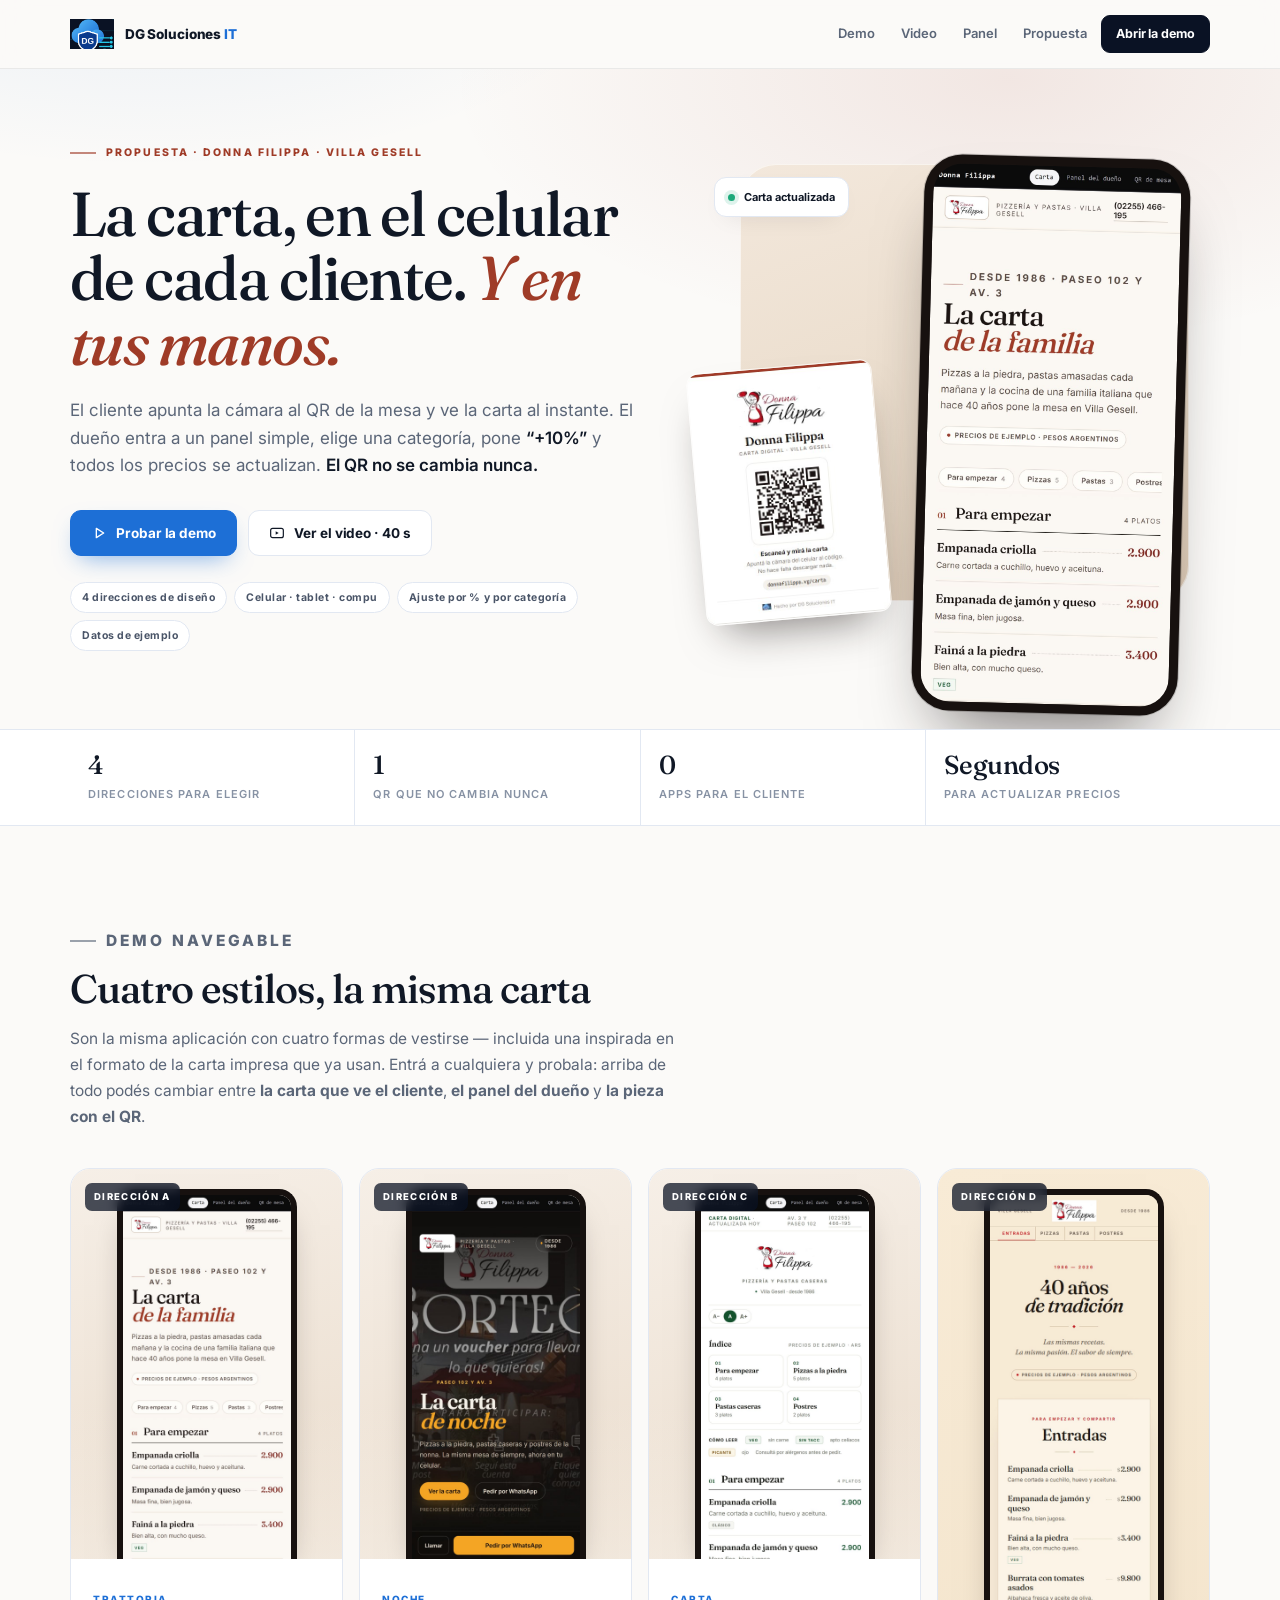
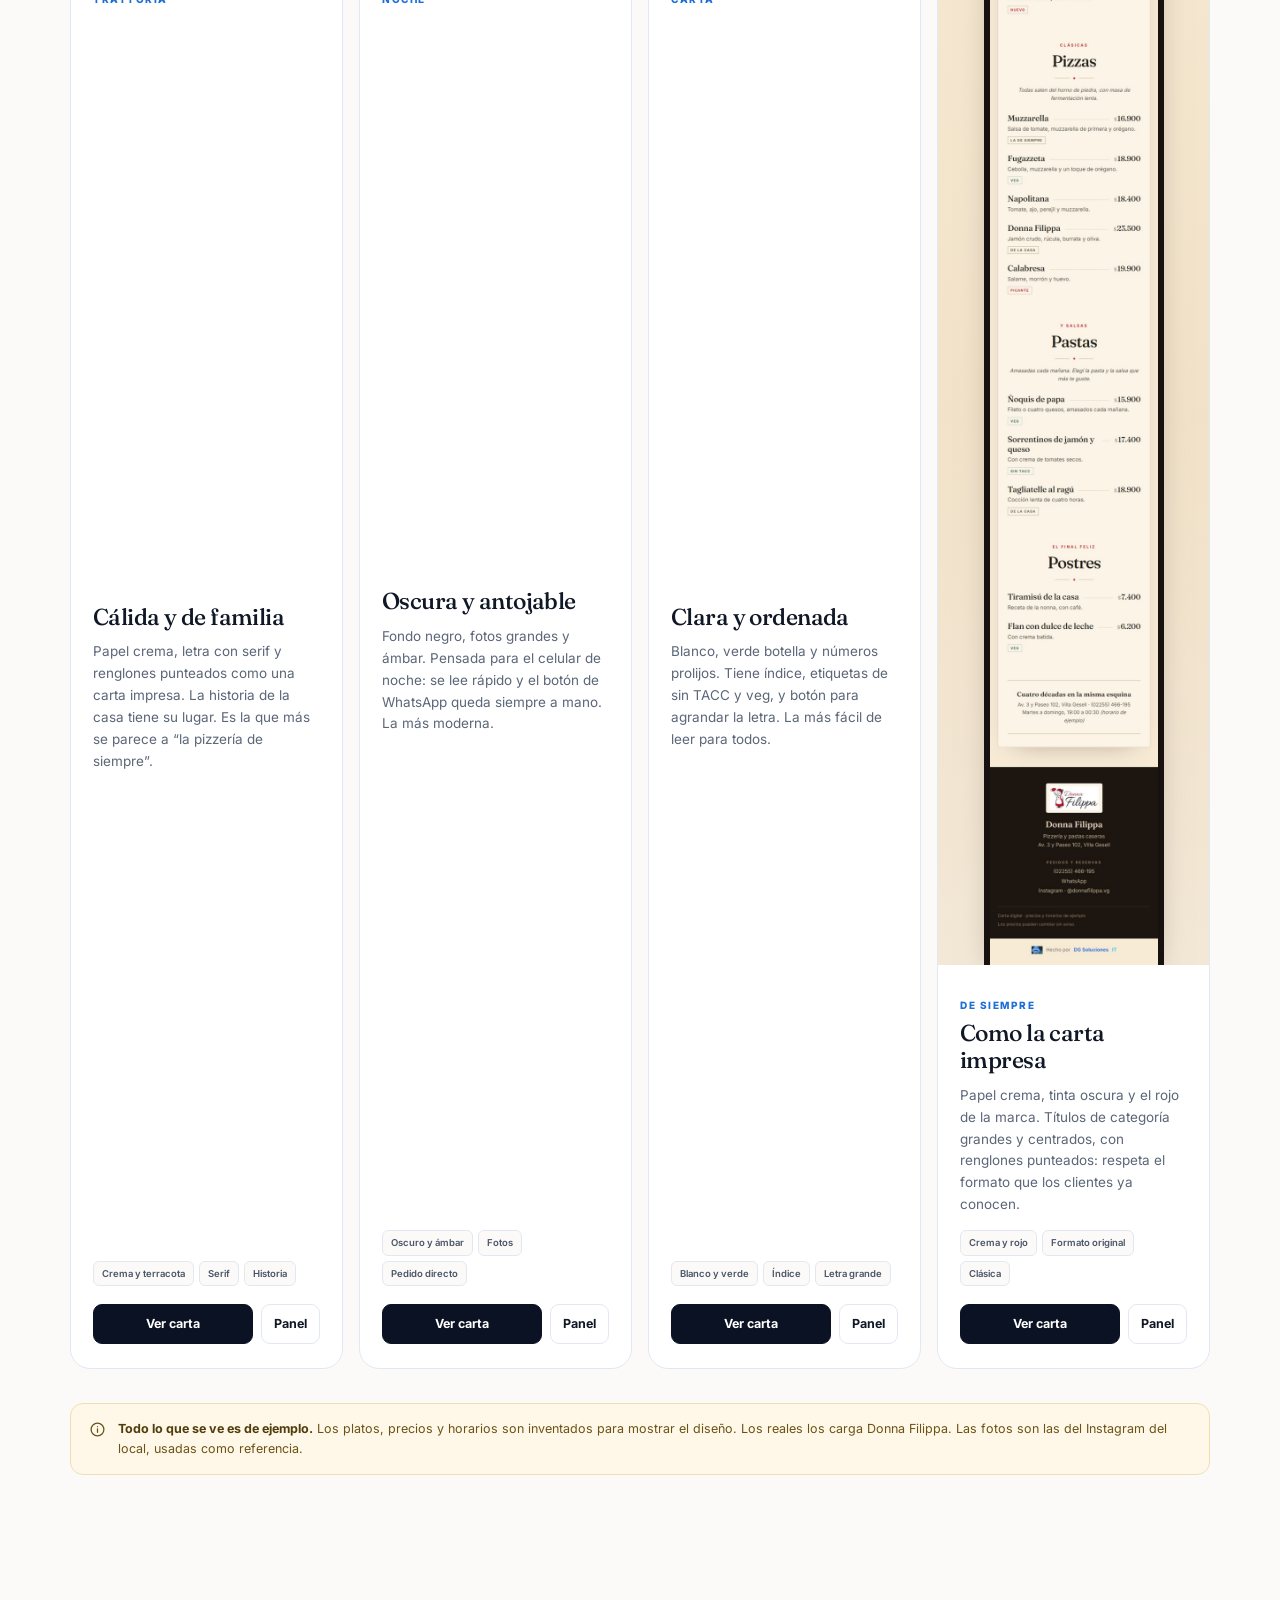
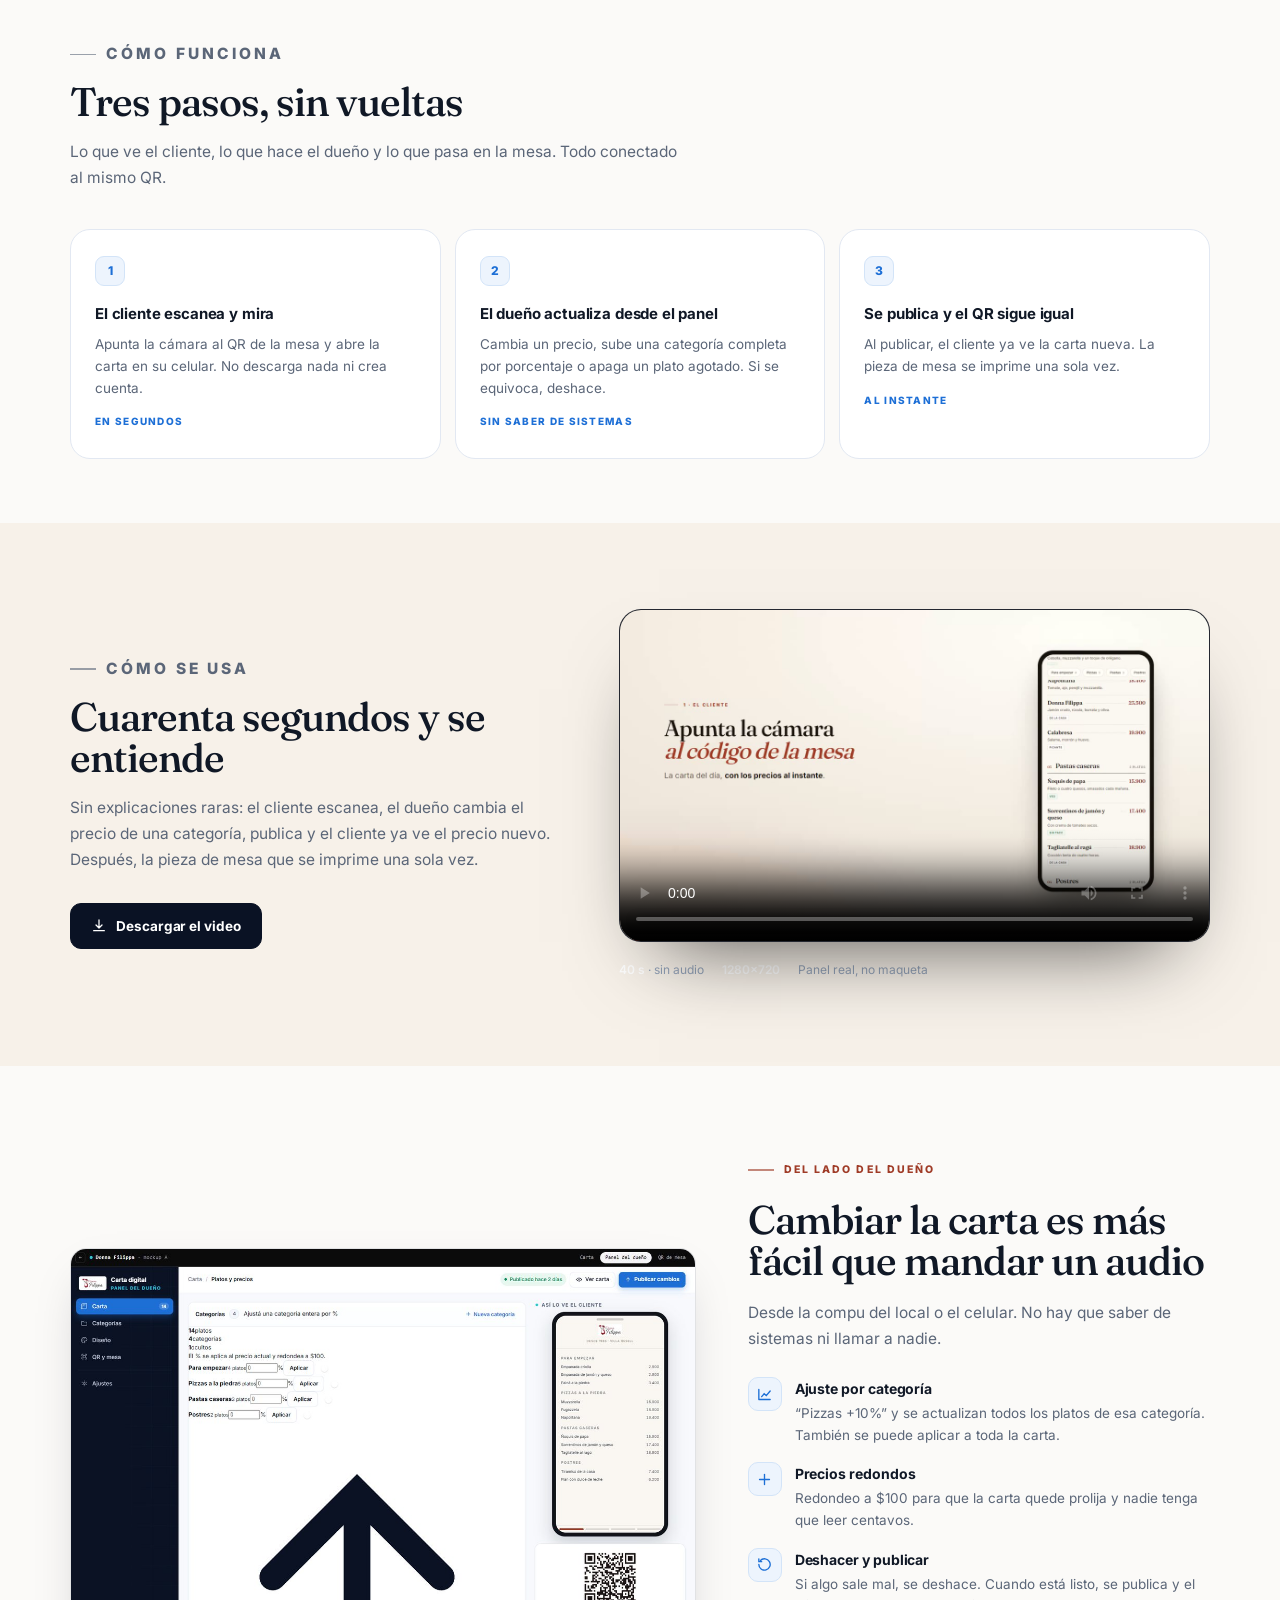
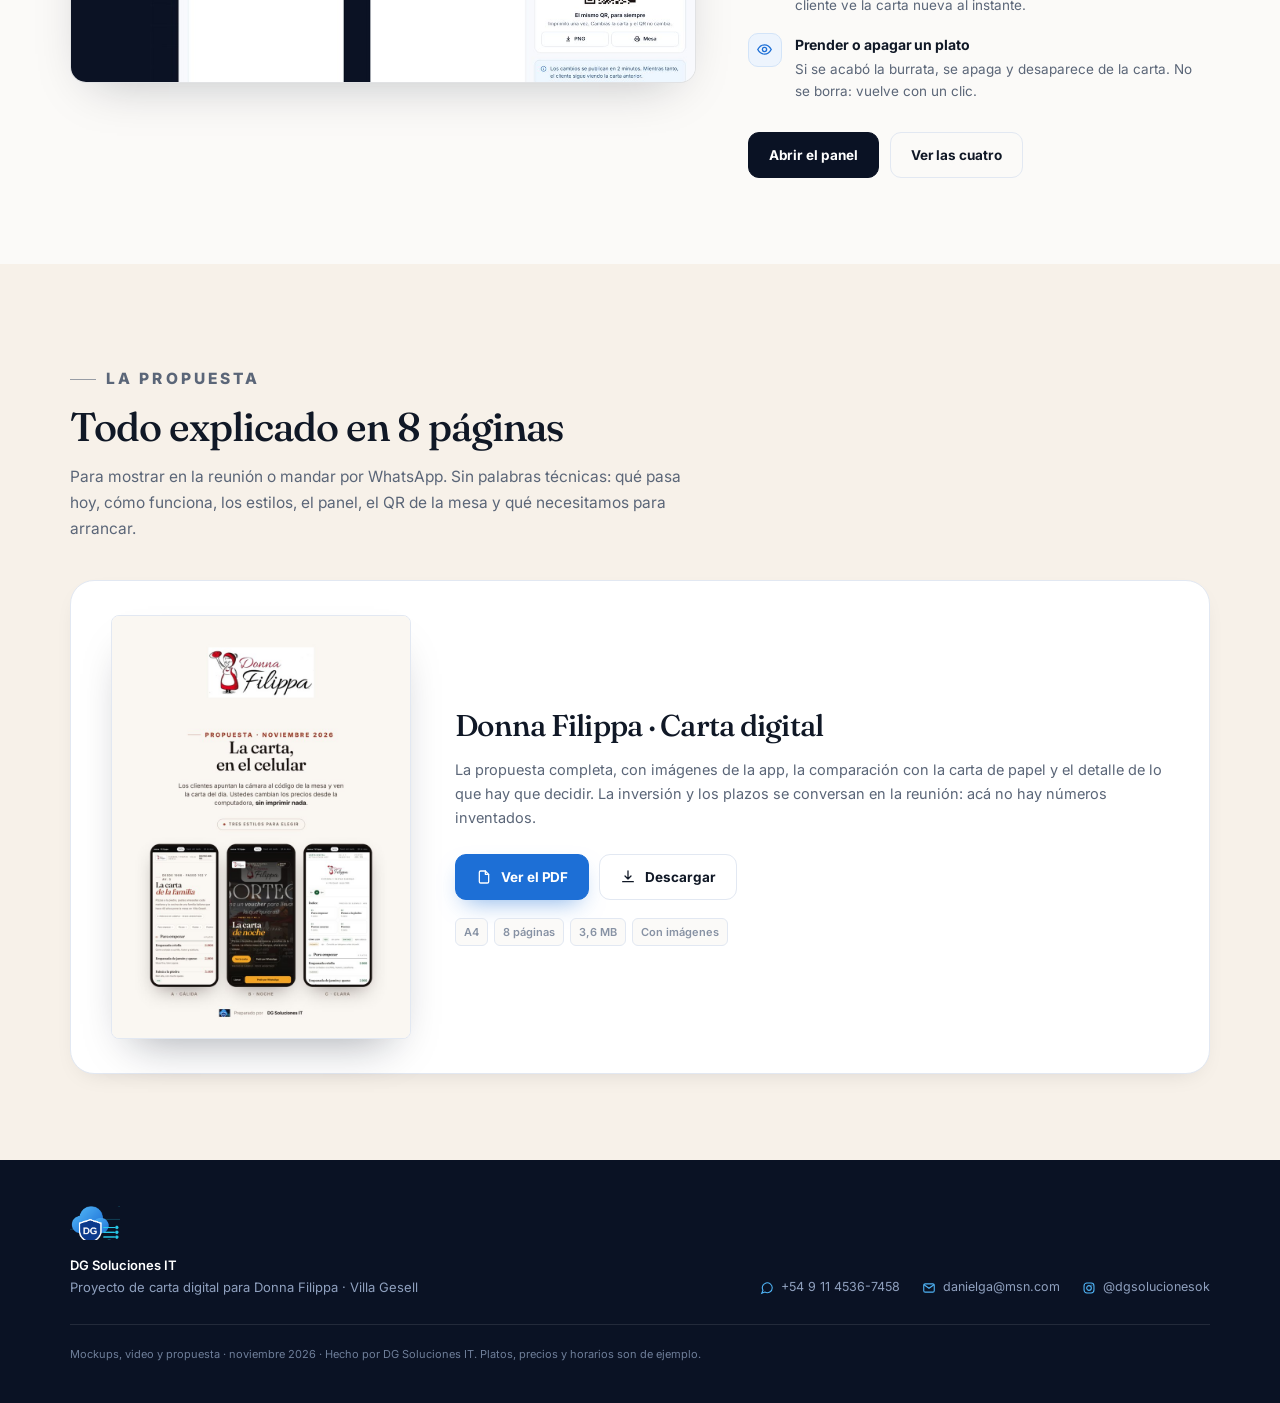
<file: docs/index.html>
<!doctype html>
<html lang="es-AR">
<head>
<meta charset="utf-8">
<meta name="viewport" content="width=device-width, initial-scale=1">
<title>Donna Filippa · Carta digital con QR — DG Soluciones IT</title>
<meta name="description" content="Proyecto de carta digital para Donna Filippa (Villa Gesell): el cliente escanea un QR y el dueño cambia platos y precios por categoría en segundos. Demo navegable, video y propuesta en PDF.">
<meta property="og:title" content="Donna Filippa · Carta digital con QR">
<meta property="og:description" content="Demo navegable de la carta digital: 4 estilos, panel del dueño con ajuste de precios por porcentaje y QR fijo.">
<meta property="og:image" content="img/movil-a.jpg">
<link rel="preconnect" href="https://fonts.googleapis.com">
<link rel="preconnect" href="https://fonts.gstatic.com" crossorigin>
<link href="https://fonts.googleapis.com/css2?family=Fraunces:ital,opsz,wght@0,9..144,400;0,9..144,500;0,9..144,600;1,9..144,400;1,9..144,500&family=Inter:wght@400;500;600;700;800&display=swap" rel="stylesheet">
<link rel="stylesheet" href="site.css">
</head>
<body>

<header class="bar">
  <div class="wrap bar-in">
    <a class="brand" href="index.html">
      <img src="img/dg-logo.png" alt="DG Soluciones IT">
      <span>DG Soluciones <i>IT</i></span>
    </a>
    <nav>
      <a href="#demo">Demo</a>
      <a href="#video">Video</a>
      <a href="#panel">Panel</a>
      <a href="#pdf">Propuesta</a>
    </nav>
    <a class="btn p sm cta" href="demo/index.html">Abrir la demo</a>
  </div>
</header>

<main>

  <!-- ================= HERO ================= -->
  <section class="hero">
    <div class="wrap hero-in">
      <div>
        <p class="kicker">Propuesta · Donna Filippa · Villa Gesell</p>
        <h1>La carta, en el celular de cada cliente. <em>Y en tus manos.</em></h1>
        <p class="lead">El cliente apunta la cámara al QR de la mesa y ve la carta al instante. El dueño entra a un panel simple, elige una categoría, pone <b>“+10%”</b> y todos los precios se actualizan. <b>El QR no se cambia nunca.</b></p>
        <div class="hero-actions">
          <a class="btn b" href="demo/a-trattoria.html">
            <svg viewBox="0 0 24 24" fill="none" stroke="currentColor" stroke-width="2" stroke-linecap="round" stroke-linejoin="round"><path d="M8 5v14l11-7z"/></svg>
            Probar la demo
          </a>
          <a class="btn" href="#video">
            <svg viewBox="0 0 24 24" fill="none" stroke="currentColor" stroke-width="1.8" stroke-linecap="round"><rect x="2.5" y="5" width="19" height="14" rx="3"/><path d="M10 9.5v5l4.5-2.5z" fill="currentColor" stroke="none"/></svg>
            Ver el video · 40 s
          </a>
        </div>
        <div class="hero-meta">
          <span>4 direcciones de diseño</span>
          <span>Celular · tablet · compu</span>
          <span>Ajuste por % y por categoría</span>
          <span>Datos de ejemplo</span>
        </div>
      </div>

      <div class="art" aria-hidden="true">
        <div class="halo"></div>
        <div class="note"><i></i>Carta actualizada</div>
        <div class="phone"><img src="img/movil-a.jpg" alt=""></div>
        <div class="tent"><img src="img/qr-tent.jpg" alt=""></div>
      </div>
    </div>
  </section>

  <!-- ================= DATOS ================= -->
  <section class="facts">
    <div class="wrap facts-in">
      <div class="fact"><b>4</b><span>Direcciones para elegir</span></div>
      <div class="fact"><b>1</b><span>QR que no cambia nunca</span></div>
      <div class="fact"><b>0</b><span>Apps para el cliente</span></div>
      <div class="fact"><b>Segundos</b><span>Para actualizar precios</span></div>
    </div>
  </section>

  <!-- ================= DEMO ================= -->
  <section class="sec" id="demo">
    <div class="wrap">
      <div class="sec-head">
        <p class="kicker">Demo navegable</p>
        <h2>Cuatro estilos, la misma carta</h2>
        <p>Son la misma aplicación con cuatro formas de vestirse — incluida una inspirada en el formato de la carta impresa que ya usan. Entrá a cualquiera y probala: arriba de todo podés cambiar entre <b>la carta que ve el cliente</b>, <b>el panel del dueño</b> y <b>la pieza con el QR</b>.</p>
      </div>

      <div class="cards">
        <article class="card">
          <div class="shot">
            <span class="badge">Dirección A</span>
            <img src="img/movil-a.jpg" alt="Carta estilo Trattoria" loading="lazy">
          </div>
          <div class="card-body">
            <p class="sub">Trattoria</p>
            <h3>Cálida y de familia</h3>
            <p>Papel crema, letra con serif y renglones punteados como una carta impresa. La historia de la casa tiene su lugar. Es la que más se parece a “la pizzería de siempre”.</p>
            <div class="tags"><span>Crema y terracota</span><span>Serif</span><span>Historia</span></div>
            <div class="card-actions">
              <a class="btn p" href="demo/a-trattoria.html">Ver carta</a>
              <a class="btn" href="demo/a-trattoria.html?v=panel">Panel</a>
            </div>
          </div>
        </article>

        <article class="card">
          <div class="shot">
            <span class="badge">Dirección B</span>
            <img src="img/movil-b.jpg" alt="Carta estilo Noche" loading="lazy">
          </div>
          <div class="card-body">
            <p class="sub">Noche</p>
            <h3>Oscura y antojable</h3>
            <p>Fondo negro, fotos grandes y ámbar. Pensada para el celular de noche: se lee rápido y el botón de WhatsApp queda siempre a mano. La más moderna.</p>
            <div class="tags"><span>Oscuro y ámbar</span><span>Fotos</span><span>Pedido directo</span></div>
            <div class="card-actions">
              <a class="btn p" href="demo/b-noche.html">Ver carta</a>
              <a class="btn" href="demo/b-noche.html?v=panel">Panel</a>
            </div>
          </div>
        </article>

        <article class="card">
          <div class="shot">
            <span class="badge">Dirección C</span>
            <img src="img/movil-c.jpg" alt="Carta estilo Clara" loading="lazy">
          </div>
          <div class="card-body">
            <p class="sub">Carta</p>
            <h3>Clara y ordenada</h3>
            <p>Blanco, verde botella y números prolijos. Tiene índice, etiquetas de sin TACC y veg, y botón para agrandar la letra. La más fácil de leer para todos.</p>
            <div class="tags"><span>Blanco y verde</span><span>Índice</span><span>Letra grande</span></div>
            <div class="card-actions">
              <a class="btn p" href="demo/c-carta.html">Ver carta</a>
              <a class="btn" href="demo/c-carta.html?v=panel">Panel</a>
            </div>
          </div>
        </article>

        <article class="card">
          <div class="shot" style="background:linear-gradient(165deg,#F8EBD6,#EEDCC0)">
            <span class="badge">Dirección D</span>
            <img src="img/movil-d.jpg" alt="Carta estilo de siempre, inspirada en el menú impreso" loading="lazy">
          </div>
          <div class="card-body">
            <p class="sub">De siempre</p>
            <h3>Como la carta impresa</h3>
            <p>Papel crema, tinta oscura y el rojo de la marca. Títulos de categoría grandes y centrados, con renglones punteados: respeta el formato que los clientes ya conocen.</p>
            <div class="tags"><span>Crema y rojo</span><span>Formato original</span><span>Clásica</span></div>
            <div class="card-actions">
              <a class="btn p" href="demo/d-de-siempre.html">Ver carta</a>
              <a class="btn" href="demo/d-de-siempre.html?v=panel">Panel</a>
            </div>
          </div>
        </article>
      </div>

      <div class="notice">
        <svg viewBox="0 0 24 24" fill="none" stroke="currentColor" stroke-width="1.8" stroke-linecap="round"><circle cx="12" cy="12" r="9"/><path d="M12 11v5M12 8h.01"/></svg>
        <div><b>Todo lo que se ve es de ejemplo.</b> Los platos, precios y horarios son inventados para mostrar el diseño. Los reales los carga Donna Filippa. Las fotos son las del Instagram del local, usadas como referencia.</div>
      </div>
    </div>
  </section>

  <!-- ================= CÓMO FUNCIONA ================= -->
  <section class="sec tight" id="como-funciona">
    <div class="wrap">
      <div class="sec-head">
        <p class="kicker">Cómo funciona</p>
        <h2>Tres pasos, sin vueltas</h2>
        <p>Lo que ve el cliente, lo que hace el dueño y lo que pasa en la mesa. Todo conectado al mismo QR.</p>
      </div>
      <div class="steps">
        <div class="step">
          <span class="n">1</span>
          <b>El cliente escanea y mira</b>
          <p>Apunta la cámara al QR de la mesa y abre la carta en su celular. No descarga nada ni crea cuenta.</p>
          <span class="tag">En segundos</span>
        </div>
        <div class="step">
          <span class="n">2</span>
          <b>El dueño actualiza desde el panel</b>
          <p>Cambia un precio, sube una categoría completa por porcentaje o apaga un plato agotado. Si se equivoca, deshace.</p>
          <span class="tag">Sin saber de sistemas</span>
        </div>
        <div class="step">
          <span class="n">3</span>
          <b>Se publica y el QR sigue igual</b>
          <p>Al publicar, el cliente ya ve la carta nueva. La pieza de mesa se imprime una sola vez.</p>
          <span class="tag">Al instante</span>
        </div>
      </div>
    </div>
  </section>

  <!-- ================= VIDEO ================= -->
  <section class="sec alt" id="video">
    <div class="wrap">
      <div class="video-grid">
        <div class="sec-head">
          <p class="kicker">Cómo se usa</p>
          <h2>Cuarenta segundos y se entiende</h2>
          <p>Sin explicaciones raras: el cliente escanea, el dueño cambia el precio de una categoría, publica y el cliente ya ve el precio nuevo. Después, la pieza de mesa que se imprime una sola vez.</p>
          <div class="hero-actions">
            <a class="btn p" href="video/demo.mp4" download>
              <svg viewBox="0 0 24 24" fill="none" stroke="currentColor" stroke-width="1.9" stroke-linecap="round" stroke-linejoin="round"><path d="M12 3v12m0 0 4.5-4.5M12 15l-4.5-4.5"/><path d="M4 19h16"/></svg>
              Descargar el video
            </a>
          </div>
        </div>

        <div>
          <div class="video-shell">
            <video controls playsinline preload="metadata" poster="video/poster.jpg">
              <source src="video/demo.mp4" type="video/mp4">
              Tu navegador no puede reproducir el video. <a href="video/demo.mp4">Descargalo acá</a>.
            </video>
          </div>
          <div class="video-meta">
            <span><b>40 s</b> · sin audio</span>
            <span><b>1280×720</b></span>
            <span>Panel real, no maqueta</span>
          </div>
        </div>
      </div>
    </div>
  </section>

  <!-- ================= PANEL ================= -->
  <section class="sec" id="panel">
    <div class="wrap split">
      <div class="visual">
        <div class="frame"><img src="img/panel.jpg" alt="Panel del dueño con las categorías y el ajuste por porcentaje" loading="lazy"></div>
      </div>
      <div>
        <p class="kicker">Del lado del dueño</p>
        <h2>Cambiar la carta es más fácil que mandar un audio</h2>
        <p class="lead" style="margin-top:18px; font-size:15.5px; color:var(--mut)">Desde la compu del local o el celular. No hay que saber de sistemas ni llamar a nadie.</p>
        <div class="list">
          <div class="item">
            <div class="ico"><svg viewBox="0 0 24 24" fill="none" stroke="currentColor" stroke-width="1.9" stroke-linecap="round"><path d="M4 19V5M4 19h16"/><path d="M8 15l3.5-4 3 2.5L20 7"/></svg></div>
            <div><b>Ajuste por categoría</b><p>“Pizzas +10%” y se actualizan todos los platos de esa categoría. También se puede aplicar a toda la carta.</p></div>
          </div>
          <div class="item">
            <div class="ico"><svg viewBox="0 0 24 24" fill="none" stroke="currentColor" stroke-width="1.9" stroke-linecap="round"><path d="M5 12h14"/><path d="M12 5v14"/></svg></div>
            <div><b>Precios redondos</b><p>Redondeo a $100 para que la carta quede prolija y nadie tenga que leer centavos.</p></div>
          </div>
          <div class="item">
            <div class="ico"><svg viewBox="0 0 24 24" fill="none" stroke="currentColor" stroke-width="1.9" stroke-linecap="round"><path d="M4 12a8 8 0 1 0 2.3-5.7"/><path d="M4 4v4h4"/></svg></div>
            <div><b>Deshacer y publicar</b><p>Si algo sale mal, se deshace. Cuando está listo, se publica y el cliente ve la carta nueva al instante.</p></div>
          </div>
          <div class="item">
            <div class="ico"><svg viewBox="0 0 24 24" fill="none" stroke="currentColor" stroke-width="1.9" stroke-linecap="round"><path d="M2.5 12S6 5.5 12 5.5 21.5 12 21.5 12 18 18.5 12 18.5 2.5 12 2.5 12Z"/><circle cx="12" cy="12" r="3"/></svg></div>
            <div><b>Prender o apagar un plato</b><p>Si se acabó la burrata, se apaga y desaparece de la carta. No se borra: vuelve con un clic.</p></div>
          </div>
        </div>
        <div class="hero-actions">
          <a class="btn p" href="demo/a-trattoria.html?v=panel">Abrir el panel</a>
          <a class="btn ghost" href="demo/index.html">Ver las cuatro</a>
        </div>
      </div>
    </div>
  </section>

  <!-- ================= PDF ================= -->
  <section class="sec alt" id="pdf">
    <div class="wrap">
      <div class="sec-head">
        <p class="kicker">La propuesta</p>
        <h2>Todo explicado en 8 páginas</h2>
        <p>Para mostrar en la reunión o mandar por WhatsApp. Sin palabras técnicas: qué pasa hoy, cómo funciona, los estilos, el panel, el QR de la mesa y qué necesitamos para arrancar.</p>
      </div>

      <div class="pdf-card">
        <a class="doc" href="presentacion.pdf" target="_blank" rel="noopener">
          <img src="img/pdf-portada.jpg" alt="Portada de la propuesta en PDF" loading="lazy">
        </a>
        <div>
          <h3>Donna Filippa · Carta digital</h3>
          <p>La propuesta completa, con imágenes de la app, la comparación con la carta de papel y el detalle de lo que hay que decidir. La inversión y los plazos se conversan en la reunión: acá no hay números inventados.</p>
          <div class="actions">
            <a class="btn b" href="presentacion.pdf" target="_blank" rel="noopener">
              <svg viewBox="0 0 24 24" fill="none" stroke="currentColor" stroke-width="1.9" stroke-linecap="round" stroke-linejoin="round"><path d="M14 3H7a2 2 0 0 0-2 2v14a2 2 0 0 0 2 2h10a2 2 0 0 0 2-2V8z"/><path d="M14 3v5h5"/></svg>
              Ver el PDF
            </a>
            <a class="btn" href="presentacion.pdf" download>
              <svg viewBox="0 0 24 24" fill="none" stroke="currentColor" stroke-width="1.9" stroke-linecap="round" stroke-linejoin="round"><path d="M12 3v12m0 0 4.5-4.5M12 15l-4.5-4.5"/><path d="M4 19h16"/></svg>
              Descargar
            </a>
          </div>
          <div class="pages">
            <span>A4</span><span>8 páginas</span><span>3,6 MB</span><span>Con imágenes</span>
          </div>
        </div>
      </div>
    </div>
  </section>


</main>

<footer class="foot">
  <div class="wrap">
    <div class="foot-in">
      <div>
        <img src="img/dg-logo.png" alt="DG Soluciones IT">
        <div class="who"><b>DG Soluciones IT</b><br>Proyecto de carta digital para Donna Filippa · Villa Gesell</div>
      </div>
      <div class="contact">
        <a href="https://wa.me/5491145367458" target="_blank" rel="noopener">
          <svg viewBox="0 0 24 24" fill="none" stroke="currentColor" stroke-width="1.9" stroke-linecap="round"><path d="M21 11.5a8.5 8.5 0 0 1-12.7 7.4L3 21l2.1-5.2A8.5 8.5 0 1 1 21 11.5Z"/></svg>
          +54 9 11 4536-7458
        </a>
        <a href="mailto:danielga@msn.com">
          <svg viewBox="0 0 24 24" fill="none" stroke="currentColor" stroke-width="1.9" stroke-linecap="round"><rect x="3" y="5" width="18" height="14" rx="2.5"/><path d="m3.5 6.5 8.5 6 8.5-6"/></svg>
          danielga@msn.com
        </a>
        <a href="https://instagram.com/dgsolucionesok" target="_blank" rel="noopener">
          <svg viewBox="0 0 24 24" fill="none" stroke="currentColor" stroke-width="1.9" stroke-linecap="round"><rect x="3.5" y="3.5" width="17" height="17" rx="5"/><circle cx="12" cy="12" r="4"/><path d="M17 7h.01"/></svg>
          @dgsolucionesok
        </a>
      </div>
    </div>
    <div class="legal">Mockups, video y propuesta · noviembre 2026 · Hecho por DG Soluciones IT. Platos, precios y horarios son de ejemplo.</div>
  </div>
</footer>

</body>
</html>
</file>
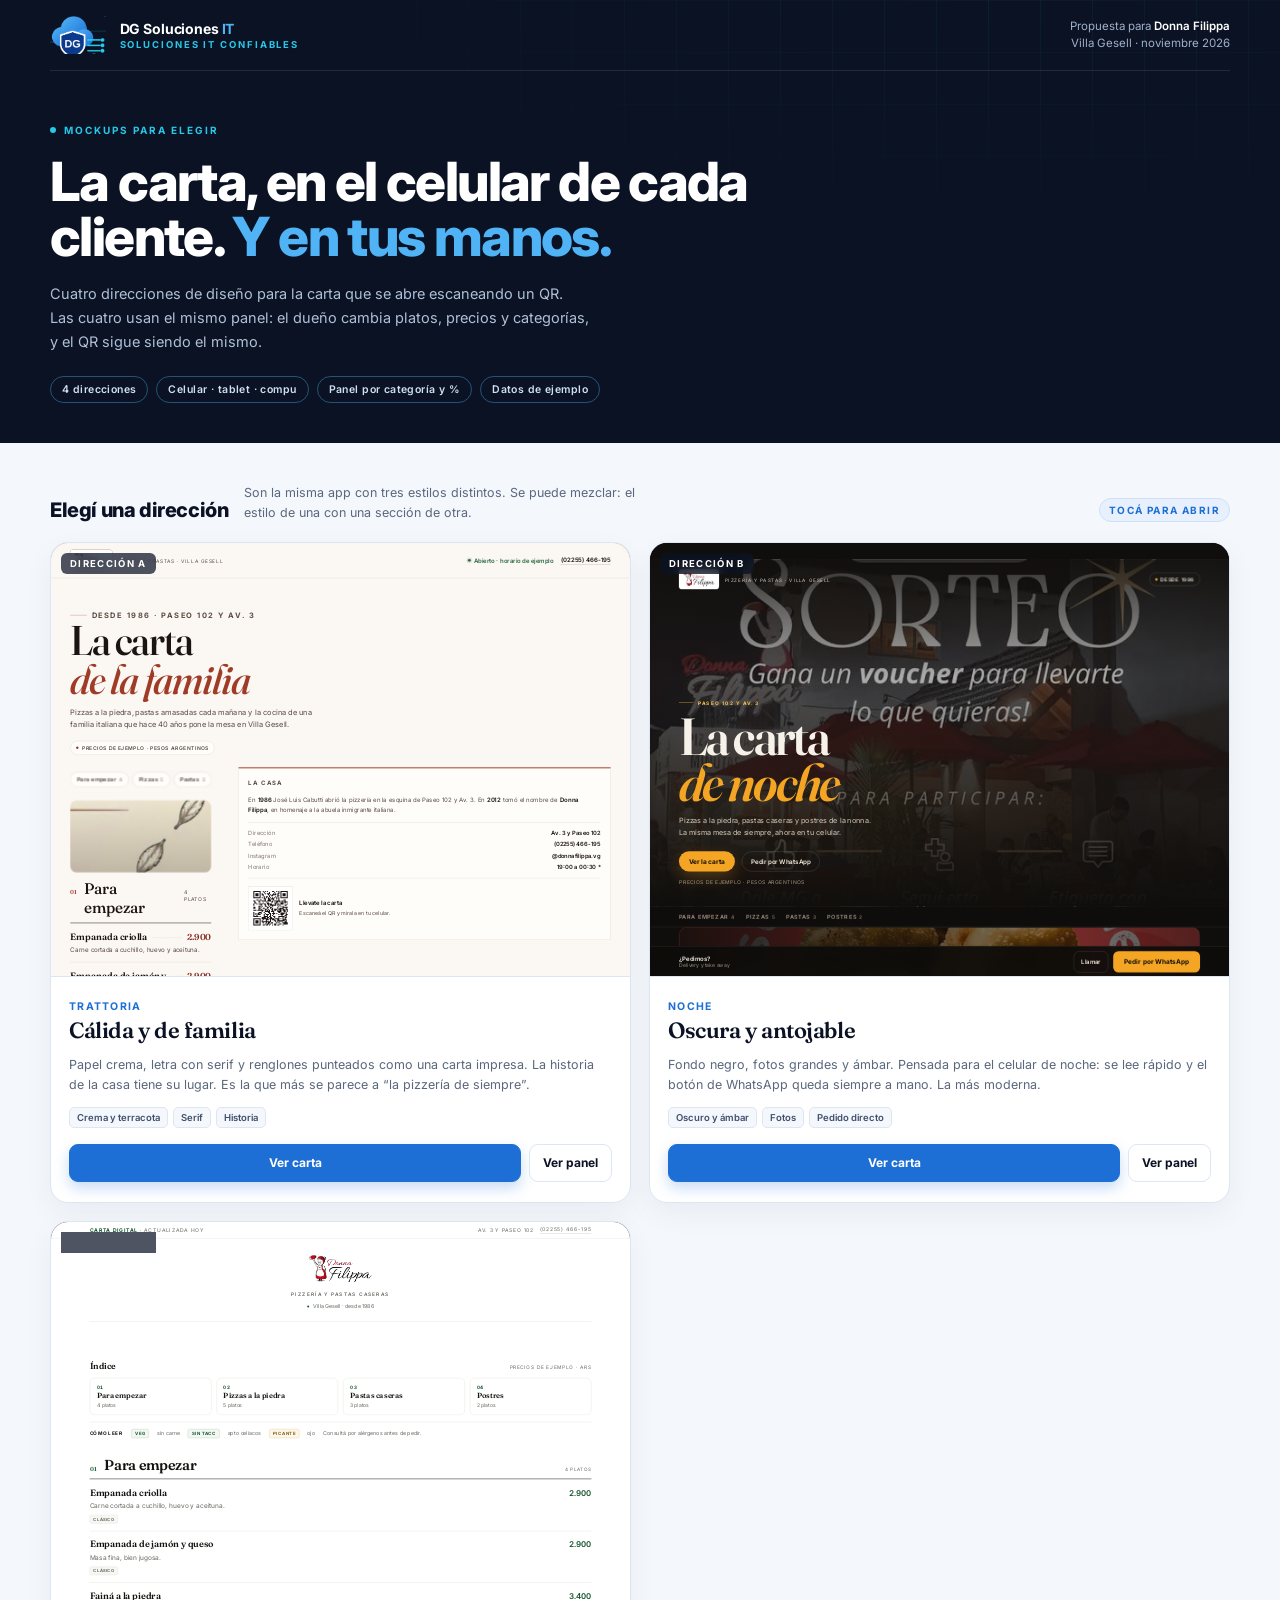
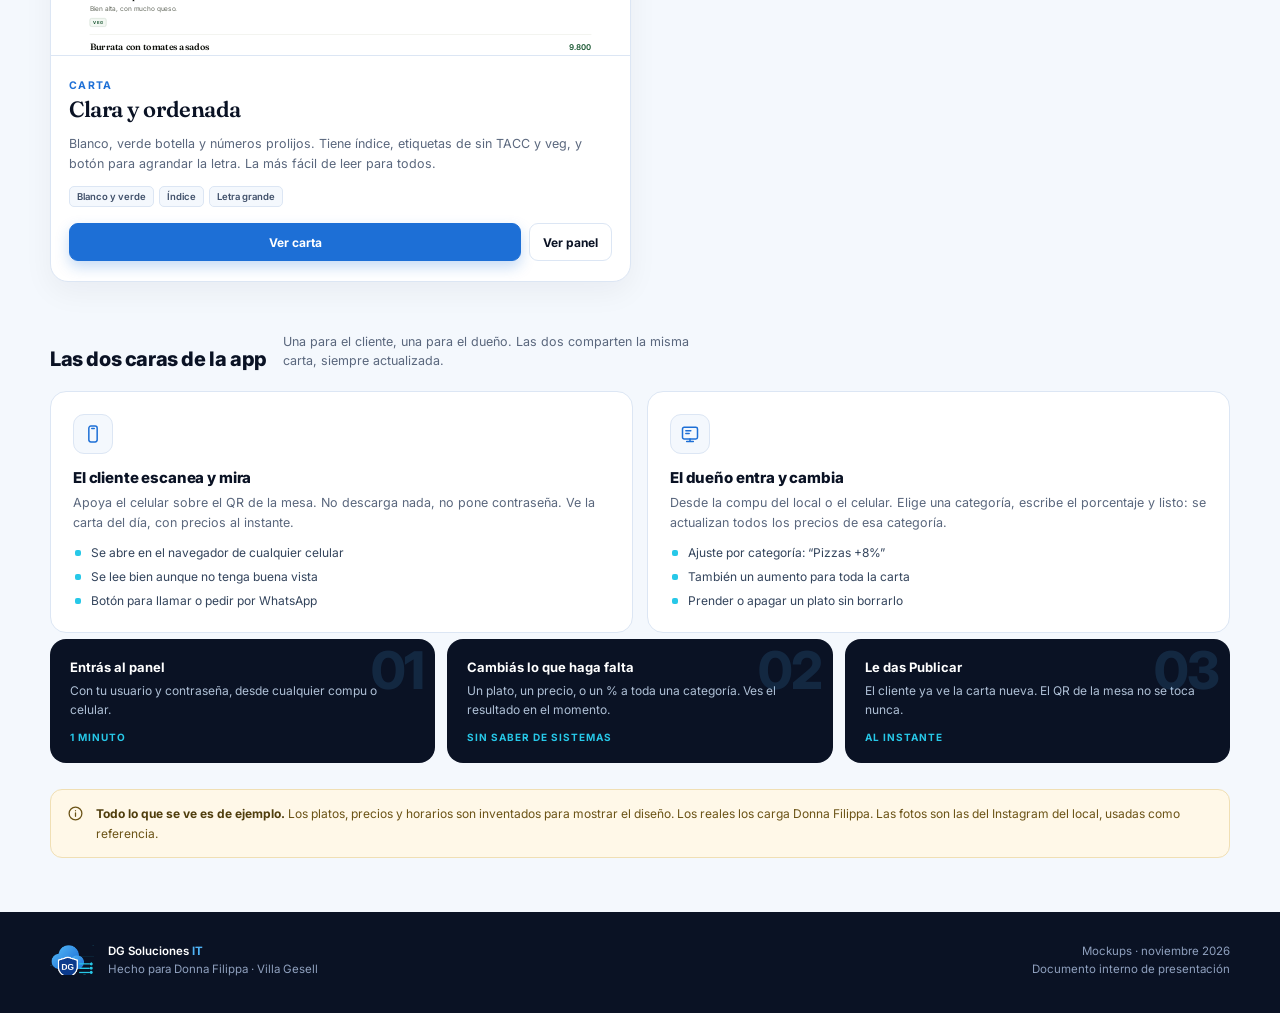
<file: app/mockups/index.html>
<!doctype html>
<html lang="es-AR">
<head>
<meta charset="utf-8">
<meta name="viewport" content="width=device-width, initial-scale=1">
<title>Donna Filippa · Carta digital — 3 direcciones · DG Soluciones IT</title>
<link rel="preconnect" href="https://fonts.googleapis.com">
<link rel="preconnect" href="https://fonts.gstatic.com" crossorigin>
<link href="https://fonts.googleapis.com/css2?family=Fraunces:opsz,wght@9..144,500;9..144,600&family=Inter:wght@400;500;600;700;800&display=swap" rel="stylesheet">
<style>
  :root{
    --dark:#0A1224; --dark2:#0D1830; --blue:#1D6FD6; --lblue:#4FB3F5; --cyan:#27C8E8;
    --ink:#0A1224; --mut:#5A677D; --line:#DCE6F4; --alt:#F4F8FD;
    --serif:"Fraunces",Georgia,serif; --sans:Inter,system-ui,sans-serif;
  }
  *{box-sizing:border-box}
  body{margin:0;background:var(--alt);color:var(--ink);font-family:var(--sans);-webkit-font-smoothing:antialiased}
  img{display:block;max-width:100%}
  a{text-decoration:none;color:inherit}
  .wrap{width:min(1180px,100% - 40px);margin-inline:auto}

  /* ---------- top ---------- */
  .top{background:var(--dark);color:#fff;position:relative;overflow:hidden}
  .top::before{content:"";position:absolute;inset:0;opacity:.5;background-image:linear-gradient(90deg,rgba(39,200,232,.13) 1px,transparent 1px),linear-gradient(rgba(39,200,232,.09) 1px,transparent 1px);background-size:52px 52px;mask-image:radial-gradient(90% 80% at 80% 0%,#000,transparent 72%)}
  .top-in{position:relative;display:flex;align-items:center;gap:14px;padding:16px 0;border-bottom:1px solid rgba(255,255,255,.1)}
  .top-in img{height:38px;width:auto}
  .top-in .who b{display:block;font-size:14px;font-weight:700;letter-spacing:-.01em}
  .top-in .who b i{font-style:normal;color:var(--lblue)}
  .top-in .who small{display:block;font-size:9.5px;letter-spacing:.2em;text-transform:uppercase;color:var(--cyan);margin-top:2px;font-weight:700}
  .top-in .right{margin-left:auto;text-align:right;font-size:11.5px;color:#9FB0C9;line-height:1.5}
  .top-in .right b{color:#fff;font-weight:600}
  @media(max-width:640px){ .top-in .right{display:none} }

  .hero{position:relative;padding:46px 0 40px;color:#fff}
  .hero .kicker{display:inline-flex;align-items:center;gap:8px;font-size:10px;font-weight:700;letter-spacing:.2em;text-transform:uppercase;color:var(--cyan);margin:0 0 16px}
  .hero .kicker i{width:6px;height:6px;border-radius:50%;background:var(--cyan)}
  .hero h1{margin:0;max-width:22ch;font-size:clamp(32px,5.2vw,54px);line-height:1.02;letter-spacing:-.03em;font-weight:800}
  .hero h1 em{font-style:normal;color:var(--lblue)}
  .hero p{max-width:60ch;margin:18px 0 0;font-size:14.5px;line-height:1.65;color:#AFC0D6}
  .hero .meta{display:flex;flex-wrap:wrap;gap:8px;margin-top:22px}
  .hero .meta span{font-size:10.5px;font-weight:600;letter-spacing:.04em;color:#CFE0F2;border:1px solid rgba(79,179,245,.4);border-radius:999px;padding:6px 11px}

  /* ---------- cards ---------- */
  .sec{padding:40px 0 10px}
  .sec-head{display:flex;align-items:flex-end;gap:16px;flex-wrap:wrap;margin-bottom:20px}
  .sec-head h2{margin:0;font-size:20px;font-weight:800;letter-spacing:-.02em}
  .sec-head p{margin:0;font-size:12.5px;color:var(--mut);max-width:52ch;line-height:1.55}
  .sec-head .tag{margin-left:auto;font-size:10px;font-weight:700;letter-spacing:.14em;text-transform:uppercase;color:var(--blue);background:#E7F0FC;border:1px solid #CFE1F8;padding:5px 9px;border-radius:999px}

  .cards{display:grid;gap:18px}
  @media(min-width:900px){ .cards{grid-template-columns:repeat(2,1fr)} }
  .card{background:#fff;border:1px solid var(--line);border-radius:18px;overflow:hidden;display:flex;flex-direction:column;box-shadow:0 10px 30px rgba(10,18,36,.05);transition:transform .18s,box-shadow .18s}
  .card:hover{transform:translateY(-3px);box-shadow:0 18px 40px rgba(10,18,36,.1)}
  .shot{position:relative;aspect-ratio:4/3;overflow:hidden;background:#0B0B0C;border-bottom:1px solid var(--line)}
  .shot iframe{position:absolute;top:0;left:0;width:1200px;height:900px;border:0;transform-origin:top left;pointer-events:none}
  .shot .badge{position:absolute;left:10px;top:10px;z-index:2;font:700 9.5px/1 var(--sans);letter-spacing:.14em;text-transform:uppercase;color:#fff;background:rgba(10,18,36,.72);backdrop-filter:blur(6px);padding:6px 9px;border-radius:6px}
  .card-body{padding:18px 18px 20px;display:flex;flex-direction:column;flex:1}
  .card-body h3{margin:0;font-family:var(--serif);font-size:22px;font-weight:600;letter-spacing:-.02em}
  .card-body .sub{margin:4px 0 0;font-size:10.5px;font-weight:700;letter-spacing:.12em;text-transform:uppercase;color:var(--blue)}
  .card-body p{margin:11px 0 0;font-size:12.5px;line-height:1.6;color:var(--mut);flex:1}
  .tags{display:flex;flex-wrap:wrap;gap:5px;margin-top:12px}
  .tags span{font-size:9.5px;font-weight:600;padding:4px 7px;border-radius:5px;background:var(--alt);border:1px solid var(--line);color:#40506A}
  .card-actions{display:flex;gap:8px;margin-top:16px}
  .btn{display:inline-flex;align-items:center;justify-content:center;gap:6px;height:38px;padding:0 13px;border-radius:9px;font-size:12px;font-weight:700;border:1px solid var(--line);background:#fff;color:var(--ink)}
  .btn:hover{background:var(--alt)}
  .btn.p{background:var(--blue);border-color:var(--blue);color:#fff;box-shadow:0 6px 14px rgba(29,111,214,.25)}
  .btn.p:hover{background:#1A63BF}
  .btn.grow{flex:1}

  /* ---------- dos caras ---------- */
  .duo{display:grid;gap:14px;margin-top:6px}
  @media(min-width:820px){ .duo{grid-template-columns:1fr 1fr} }
  .duo-card{background:#fff;border:1px solid var(--line);border-radius:16px;padding:22px}
  .duo-card .ico{width:40px;height:40px;border-radius:11px;background:var(--alt);border:1px solid var(--line);display:grid;place-items:center;color:var(--blue);margin-bottom:14px}
  .duo-card .ico svg{width:20px;height:20px}
  .duo-card h3{margin:0 0 6px;font-size:15px;font-weight:800;letter-spacing:-.01em}
  .duo-card p{margin:0;font-size:12.5px;line-height:1.65;color:var(--mut)}
  .duo-card ul{margin:10px 0 0;padding:0;list-style:none;display:grid;gap:6px}
  .duo-card li{position:relative;padding-left:18px;font-size:12px;line-height:1.5;color:#33445C}
  .duo-card li::before{content:"";position:absolute;left:2px;top:6px;width:6px;height:6px;border-radius:2px;background:var(--cyan)}

  /* ---------- pasos ---------- */
  .steps{display:grid;gap:12px;margin-top:6px;counter-reset:s}
  @media(min-width:820px){ .steps{grid-template-columns:repeat(3,1fr)} }
  .step{background:var(--dark);color:#fff;border-radius:16px;padding:20px;position:relative;overflow:hidden}
  .step::after{counter-increment:s;content:"0" counter(s);position:absolute;right:12px;top:6px;font:800 52px/1 var(--sans);color:rgba(79,179,245,.14);letter-spacing:-.04em}
  .step b{display:block;font-size:13px;font-weight:700;margin-bottom:6px}
  .step p{margin:0;font-size:12px;line-height:1.6;color:#AFC0D6}
  .step .mini{margin-top:12px;font-size:10px;font-weight:700;letter-spacing:.1em;text-transform:uppercase;color:var(--cyan)}

  /* ---------- aviso ---------- */
  .notice{display:flex;gap:12px;align-items:flex-start;margin:26px 0 0;padding:14px 16px;border-radius:12px;background:#FFF8E8;border:1px solid #F0DFB4;color:#6B5316;font-size:12px;line-height:1.6}
  .notice svg{width:17px;height:17px;flex:none;margin-top:1px}
  .notice b{color:#4F3D0C}

  /* ---------- footer ---------- */
  .foot{background:var(--dark);color:#8FA0BE;margin-top:44px;padding:30px 0 34px}
  .foot-in{display:flex;align-items:center;gap:14px;flex-wrap:wrap;font-size:11.5px;line-height:1.6}
  .foot img{height:30px;width:auto}
  .foot b{color:#fff;font-weight:600}
  .foot i{color:var(--lblue);font-style:normal;font-weight:700}
  .foot .right{margin-left:auto;text-align:right}
  @media(max-width:640px){ .foot .right{margin-left:0;text-align:left} }
</style>
</head>
<body>

<header class="top">
  <div class="wrap top-in">
    <img src="img/dg-logo.png" alt="DG Soluciones IT">
    <div class="who"><b>DG Soluciones <i>IT</i></b><small>Soluciones IT confiables</small></div>
    <div class="right">Propuesta para <b>Donna Filippa</b><br>Villa Gesell · noviembre 2026</div>
  </div>
  <div class="wrap hero">
    <p class="kicker"><i></i>Mockups para elegir</p>
    <h1>La carta, en el celular de cada cliente. <em>Y en tus manos.</em></h1>
    <p>Cuatro direcciones de diseño para la carta que se abre escaneando un QR. Las cuatro usan el mismo panel: el dueño cambia platos, precios y categorías, y el QR sigue siendo el mismo.</p>
    <div class="meta">
      <span>4 direcciones</span><span>Celular · tablet · compu</span><span>Panel por categoría y %</span><span>Datos de ejemplo</span>
    </div>
  </div>
</header>

<main>

  <section class="sec wrap">
    <div class="sec-head">
      <h2>Elegí una dirección</h2>
      <p>Son la misma app con tres estilos distintos. Se puede mezclar: el estilo de una con una sección de otra.</p>
      <span class="tag">Tocá para abrir</span>
    </div>

    <div class="cards">
      <article class="card">
        <div class="shot">
          <span class="badge">Dirección A</span>
          <iframe src="a-trattoria.html?embed=1" title="Vista previa A" loading="lazy" tabindex="-1"></iframe>
        </div>
        <div class="card-body">
          <p class="sub">Trattoria</p>
          <h3>Cálida y de familia</h3>
          <p>Papel crema, letra con serif y renglones punteados como una carta impresa. La historia de la casa tiene su lugar. Es la que más se parece a “la pizzería de siempre”.</p>
          <div class="tags"><span>Crema y terracota</span><span>Serif</span><span>Historia</span></div>
          <div class="card-actions">
            <a class="btn p grow" href="a-trattoria.html">Ver carta</a>
            <a class="btn" href="a-trattoria.html?v=panel">Ver panel</a>
          </div>
        </div>
      </article>

      <article class="card">
        <div class="shot">
          <span class="badge">Dirección B</span>
          <iframe src="b-noche.html?embed=1" title="Vista previa B" loading="lazy" tabindex="-1"></iframe>
        </div>
        <div class="card-body">
          <p class="sub">Noche</p>
          <h3>Oscura y antojable</h3>
          <p>Fondo negro, fotos grandes y ámbar. Pensada para el celular de noche: se lee rápido y el botón de WhatsApp queda siempre a mano. La más moderna.</p>
          <div class="tags"><span>Oscuro y ámbar</span><span>Fotos</span><span>Pedido directo</span></div>
          <div class="card-actions">
            <a class="btn p grow" href="b-noche.html">Ver carta</a>
            <a class="btn" href="b-noche.html?v=panel">Ver panel</a>
          </div>
        </div>
      </article>

      <article class="card">
        <div class="shot">
          <span class="badge">Dirección C</span>
          <iframe src="c-carta.html?embed=1" title="Vista previa C" loading="lazy" tabindex="-1"></iframe>
        </div>
        <div class="card-body">
          <p class="sub">Carta</p>
          <h3>Clara y ordenada</h3>
          <p>Blanco, verde botella y números prolijos. Tiene índice, etiquetas de sin TACC y veg, y botón para agrandar la letra. La más fácil de leer para todos.</p>
          <div class="tags"><span>Blanco y verde</span><span>Índice</span><span>Letra grande</span></div>
          <div class="card-actions">
            <a class="btn p grow" href="c-carta.html">Ver carta</a>
            <a class="btn" href="c-carta.html?v=panel">Ver panel</a>
          </div>
        </div>
      </article>
    </div>
  </section>

  <section class="sec wrap">
    <div class="sec-head">
      <h2>Las dos caras de la app</h2>
      <p>Una para el cliente, una para el dueño. Las dos comparten la misma carta, siempre actualizada.</p>
    </div>
    <div class="duo">
      <div class="duo-card">
        <div class="ico"><svg viewBox="0 0 24 24" fill="none" stroke="currentColor" stroke-width="1.8" stroke-linecap="round"><rect x="7" y="2.5" width="10" height="19" rx="2.5"/><path d="M10.5 5.5h3"/></svg></div>
        <h3>El cliente escanea y mira</h3>
        <p>Apoya el celular sobre el QR de la mesa. No descarga nada, no pone contraseña. Ve la carta del día, con precios al instante.</p>
        <ul>
          <li>Se abre en el navegador de cualquier celular</li>
          <li>Se lee bien aunque no tenga buena vista</li>
          <li>Botón para llamar o pedir por WhatsApp</li>
        </ul>
      </div>
      <div class="duo-card">
        <div class="ico"><svg viewBox="0 0 24 24" fill="none" stroke="currentColor" stroke-width="1.8" stroke-linecap="round"><rect x="3" y="4" width="18" height="14" rx="2"/><path d="M8 21h8M12 18v3"/><path d="M7 8h6M7 11.5h4"/></svg></div>
        <h3>El dueño entra y cambia</h3>
        <p>Desde la compu del local o el celular. Elige una categoría, escribe el porcentaje y listo: se actualizan todos los precios de esa categoría.</p>
        <ul>
          <li>Ajuste por categoría: “Pizzas +8%”</li>
          <li>También un aumento para toda la carta</li>
          <li>Prender o apagar un plato sin borrarlo</li>
        </ul>
      </div>
    </div>

    <div class="steps">
      <div class="step"><b>Entrás al panel</b><p>Con tu usuario y contraseña, desde cualquier compu o celular.</p><div class="mini">1 minuto</div></div>
      <div class="step"><b>Cambiás lo que haga falta</b><p>Un plato, un precio, o un % a toda una categoría. Ves el resultado en el momento.</p><div class="mini">Sin saber de sistemas</div></div>
      <div class="step"><b>Le das Publicar</b><p>El cliente ya ve la carta nueva. El QR de la mesa no se toca nunca.</p><div class="mini">Al instante</div></div>
    </div>

    <div class="notice">
      <svg viewBox="0 0 24 24" fill="none" stroke="currentColor" stroke-width="1.8" stroke-linecap="round"><circle cx="12" cy="12" r="9"/><path d="M12 11v5M12 8h.01"/></svg>
      <div><b>Todo lo que se ve es de ejemplo.</b> Los platos, precios y horarios son inventados para mostrar el diseño. Los reales los carga Donna Filippa. Las fotos son las del Instagram del local, usadas como referencia.</div>
    </div>
  </section>

  <footer class="foot">
    <div class="wrap foot-in">
      <img src="img/dg-logo.png" alt="">
      <div><b>DG Soluciones <i>IT</i></b><br>Hecho para Donna Filippa · Villa Gesell</div>
      <div class="right">Mockups · noviembre 2026<br>Documento interno de presentación</div>
    </div>
  </footer>
</main>

<script>
  (function () {
    function fit() {
      var shots = document.querySelectorAll('.shot');
      Array.prototype.forEach.call(shots, function (s) {
        var f = s.querySelector('iframe');
        if (!f) return;
        var k = s.clientWidth / 1200;
        f.style.transform = 'scale(' + k + ')';
      });
    }
    window.addEventListener('resize', fit);
    window.addEventListener('load', fit);
    fit();
  })();
</script>
</body>
</html>
</file>
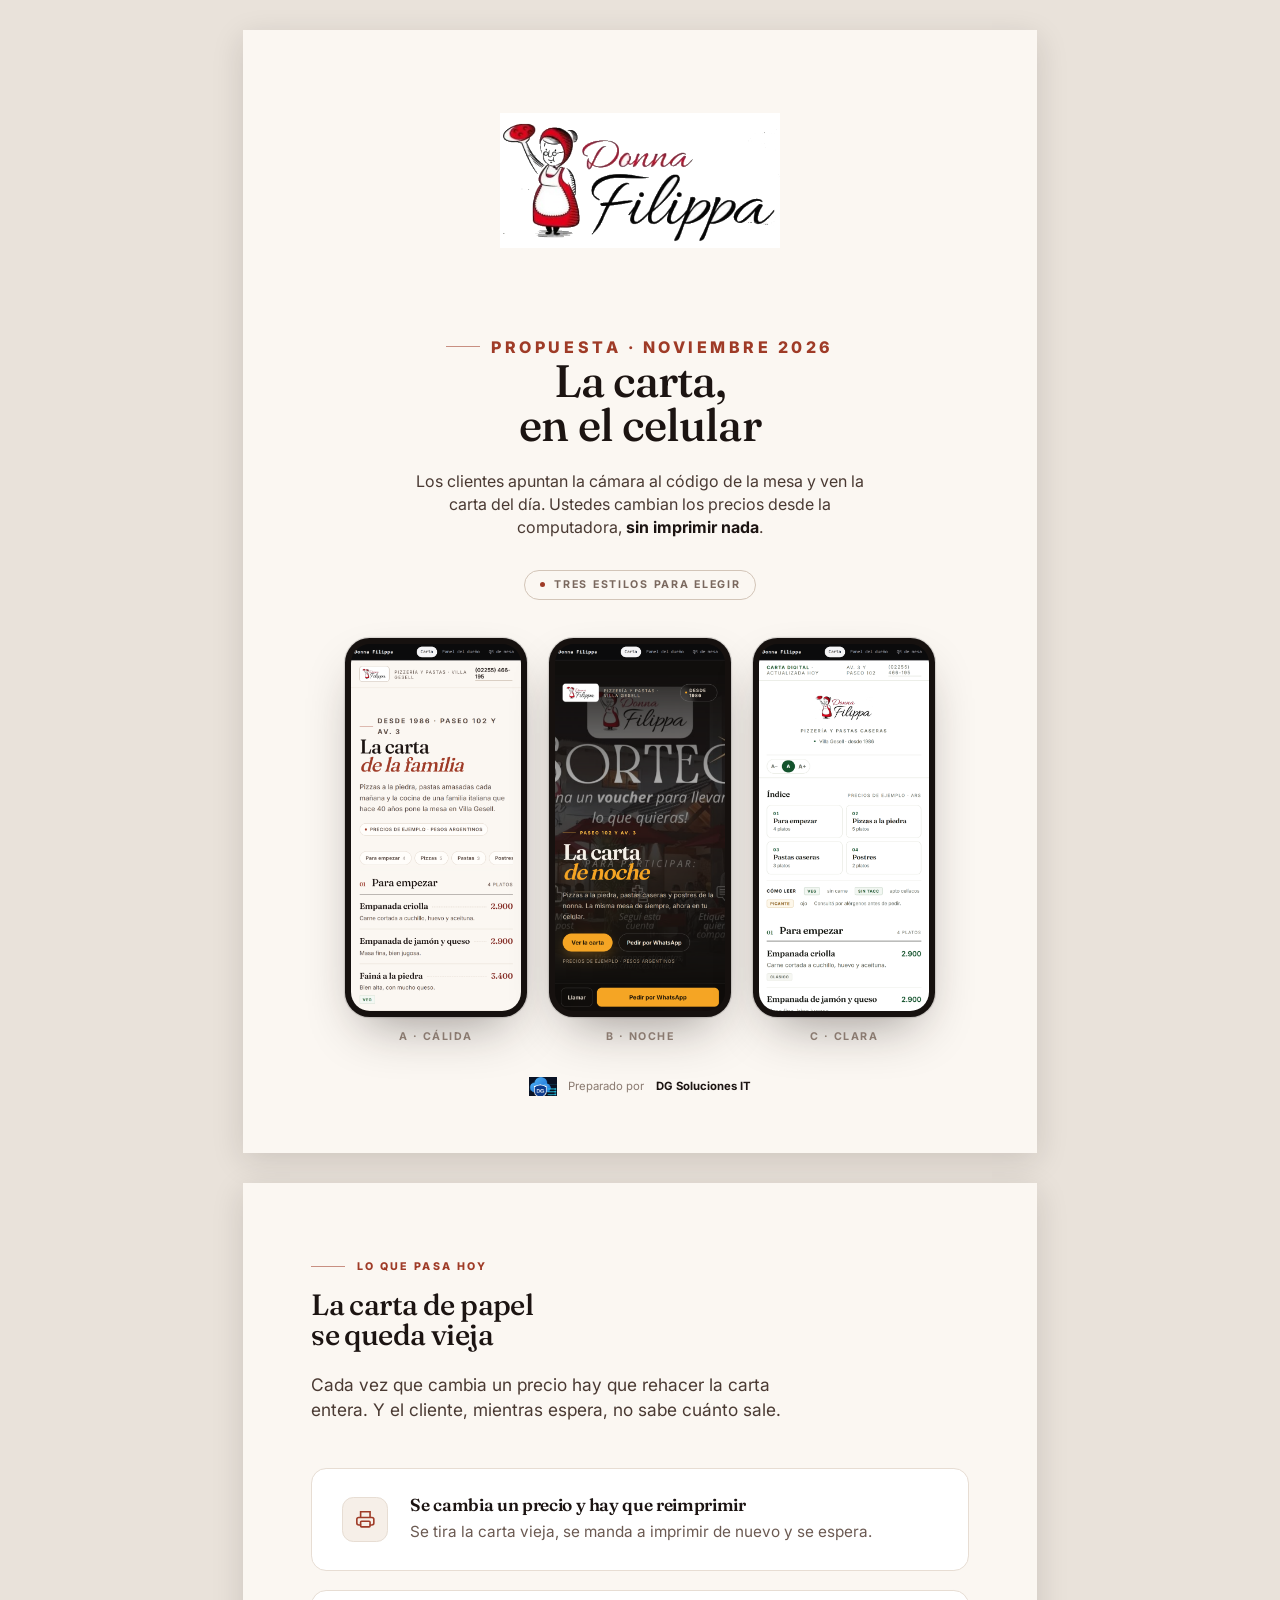
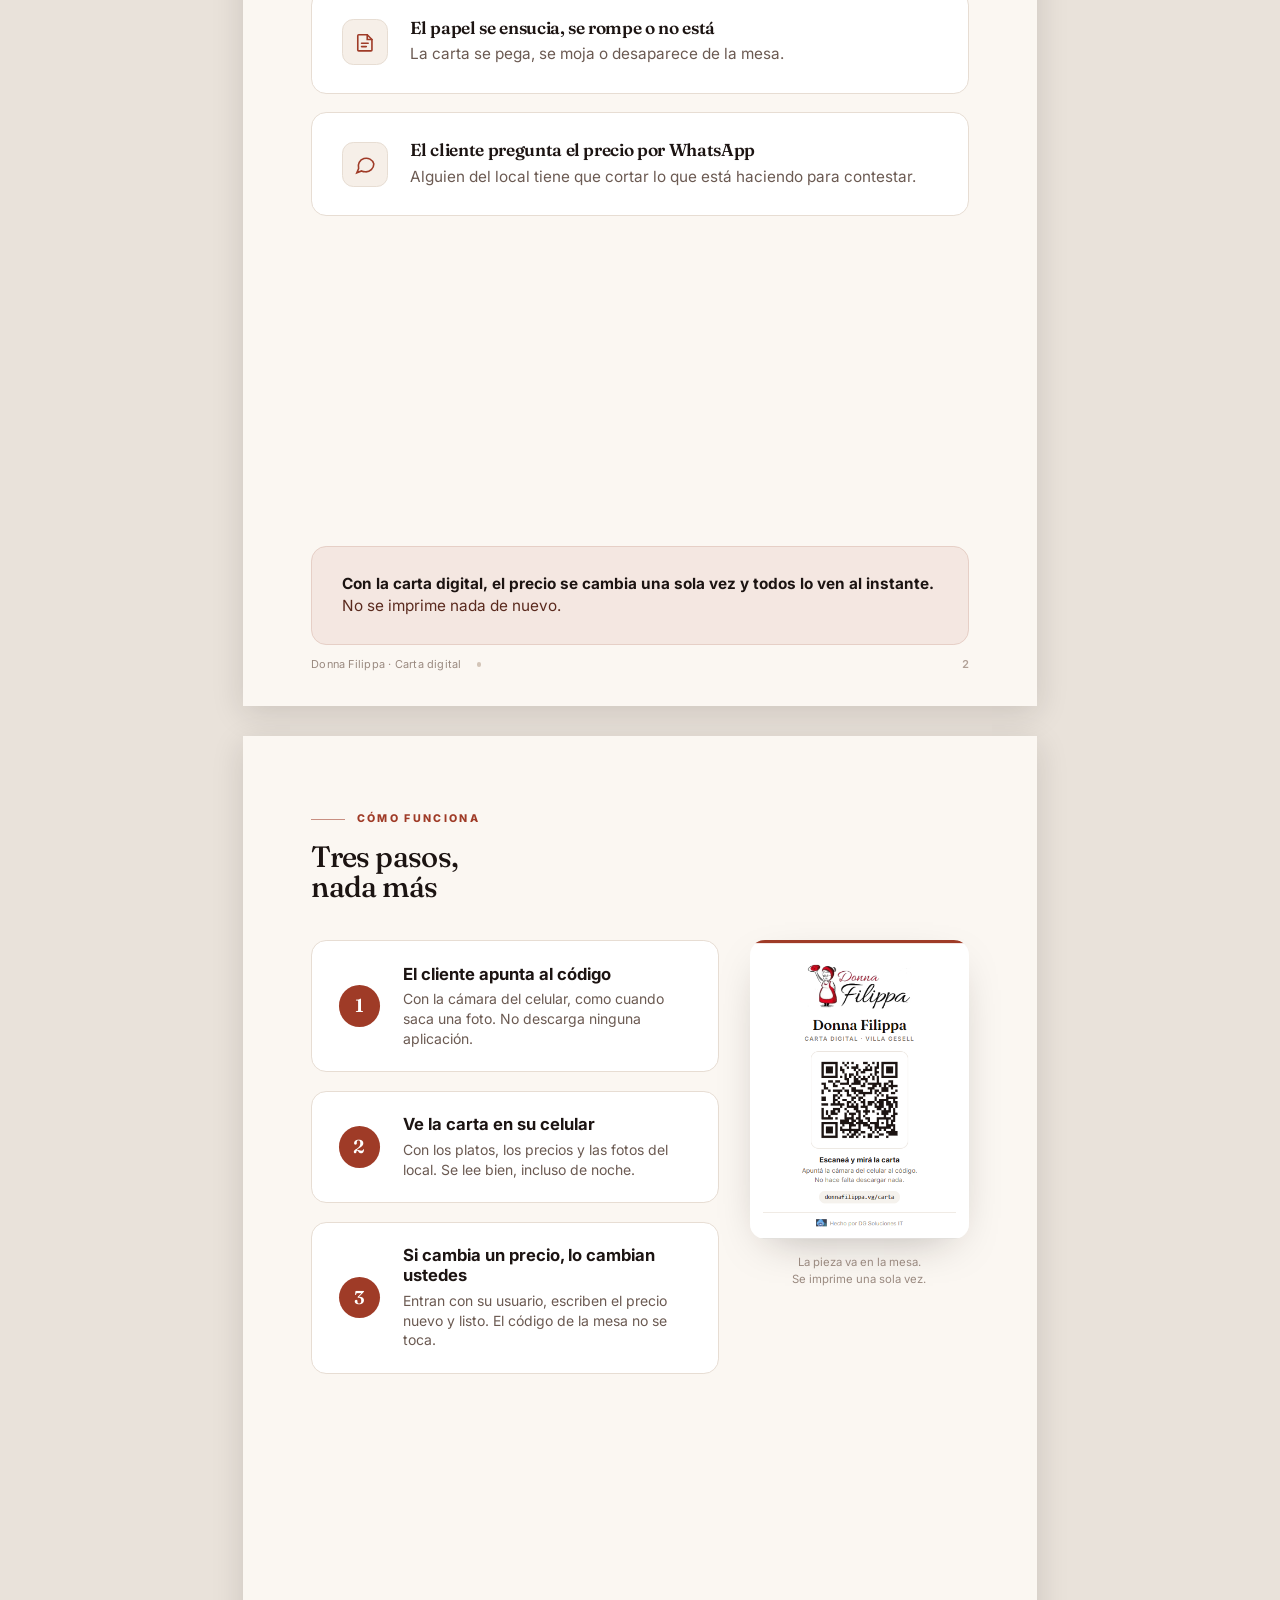
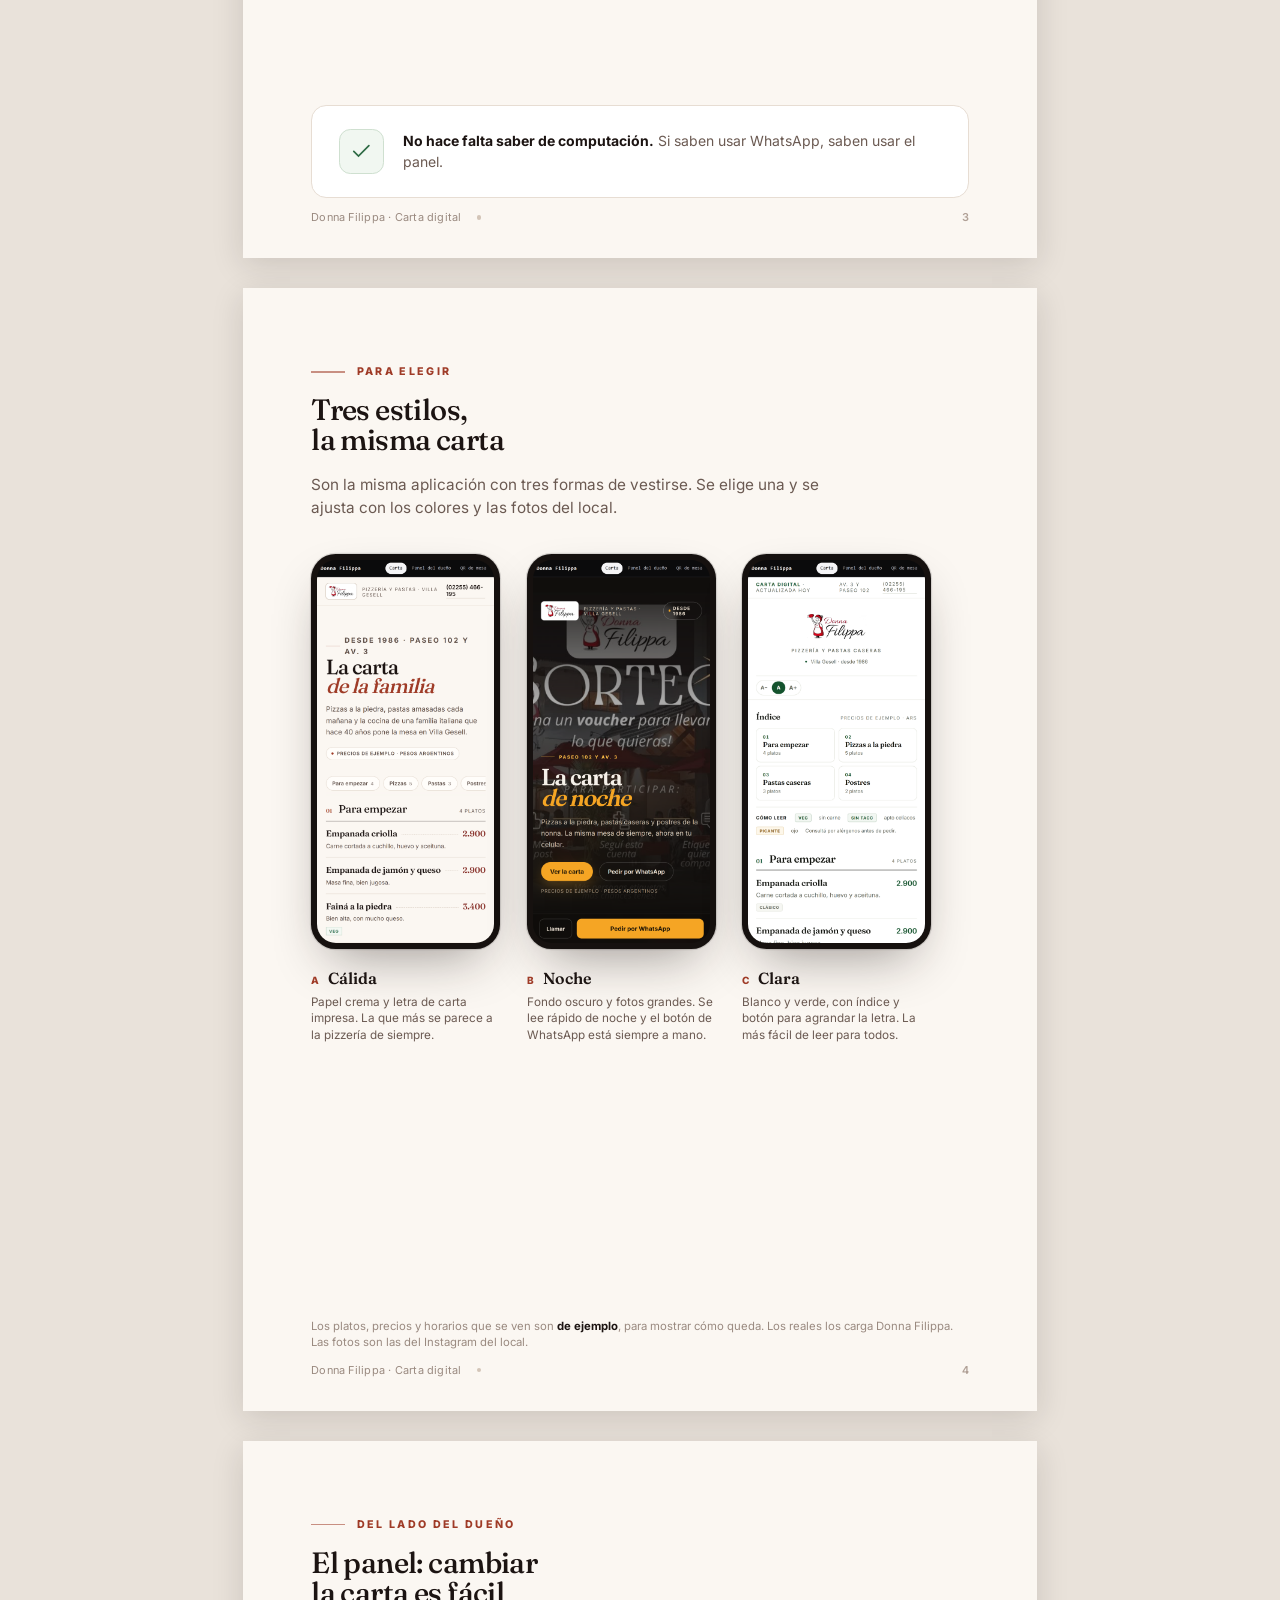
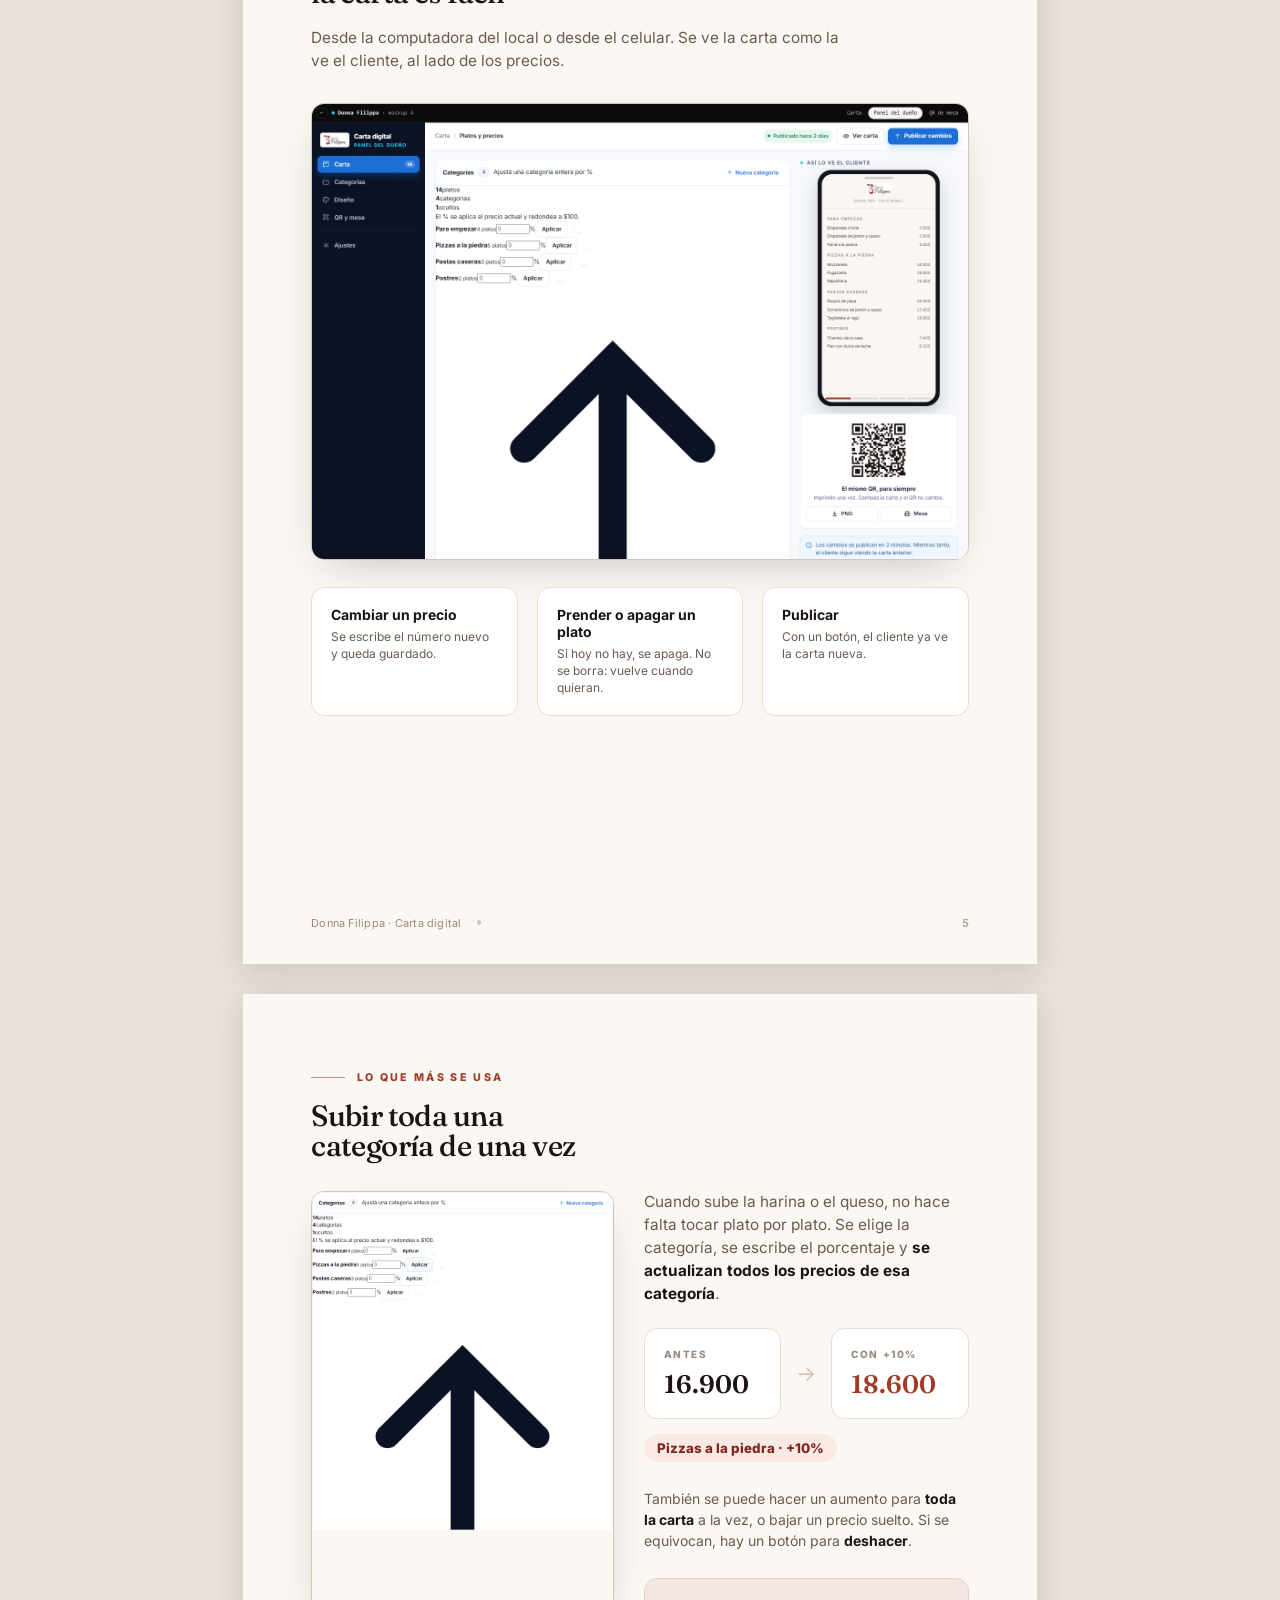
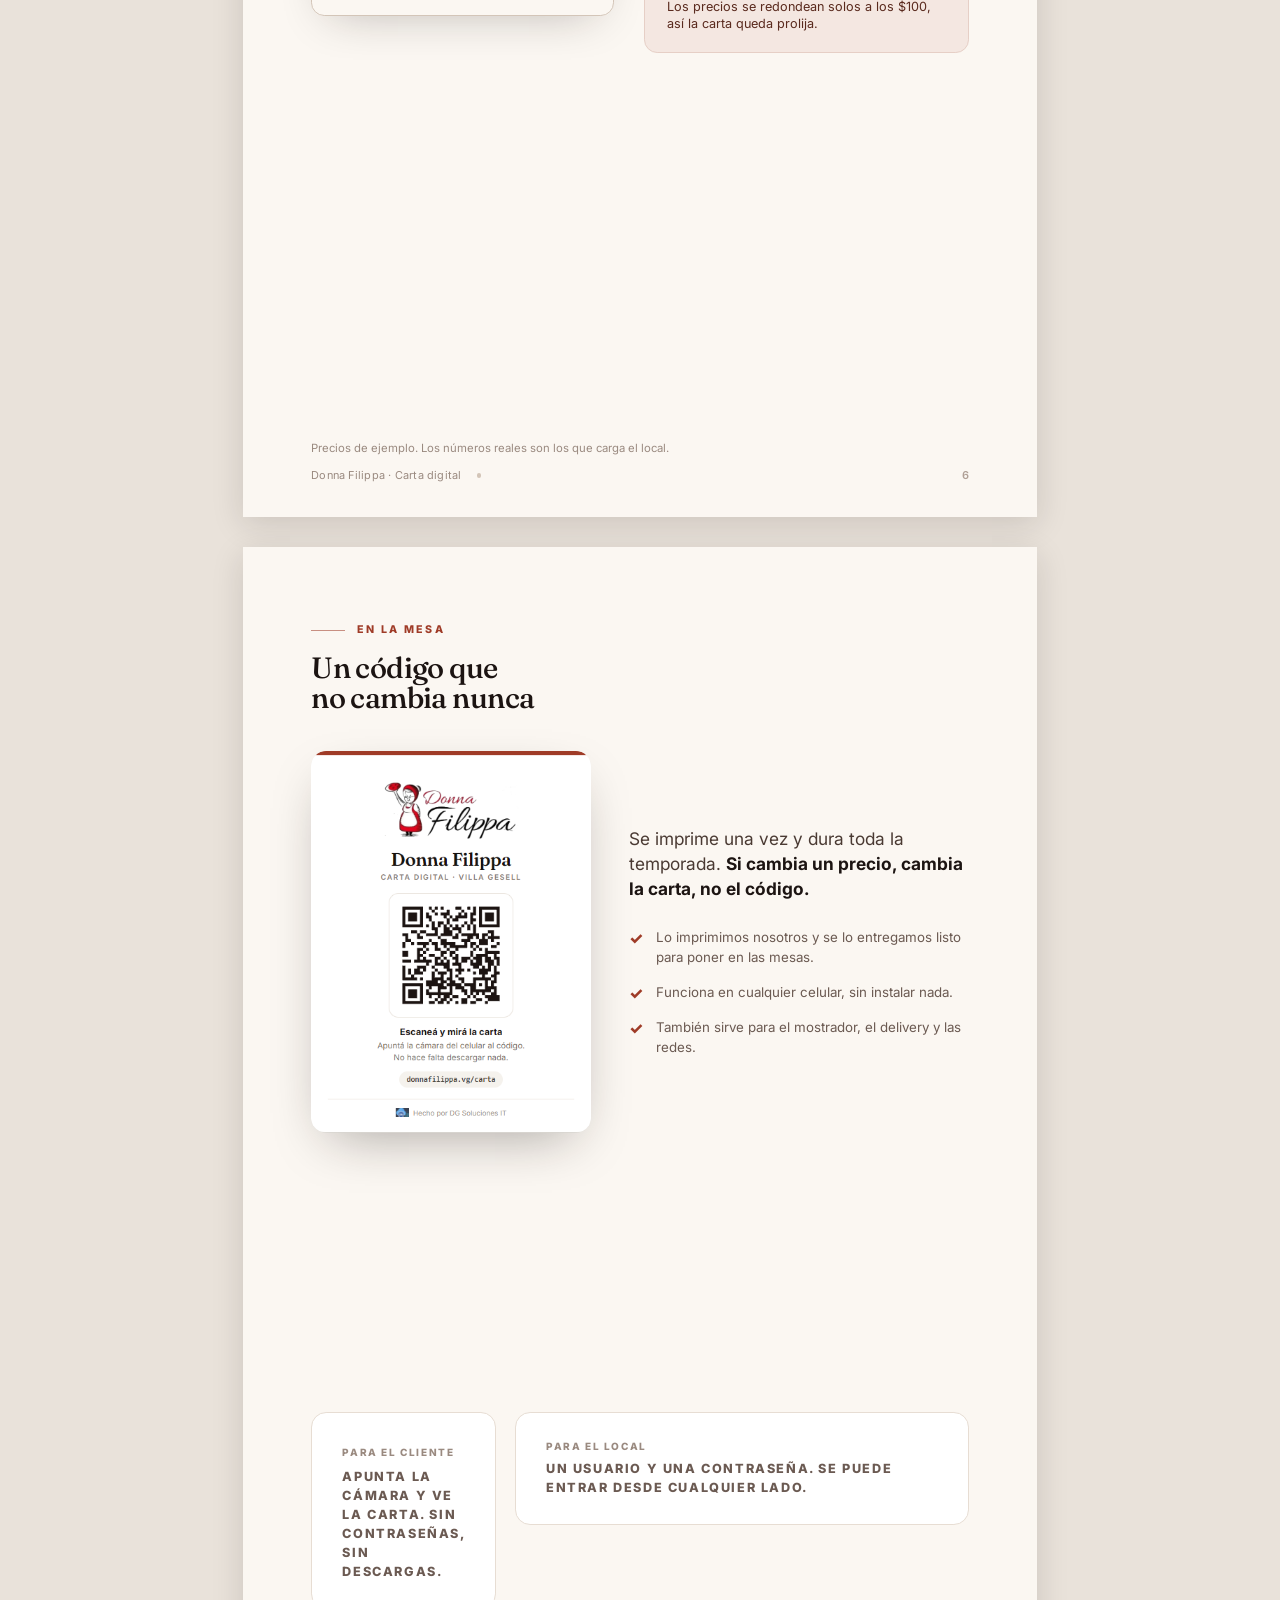
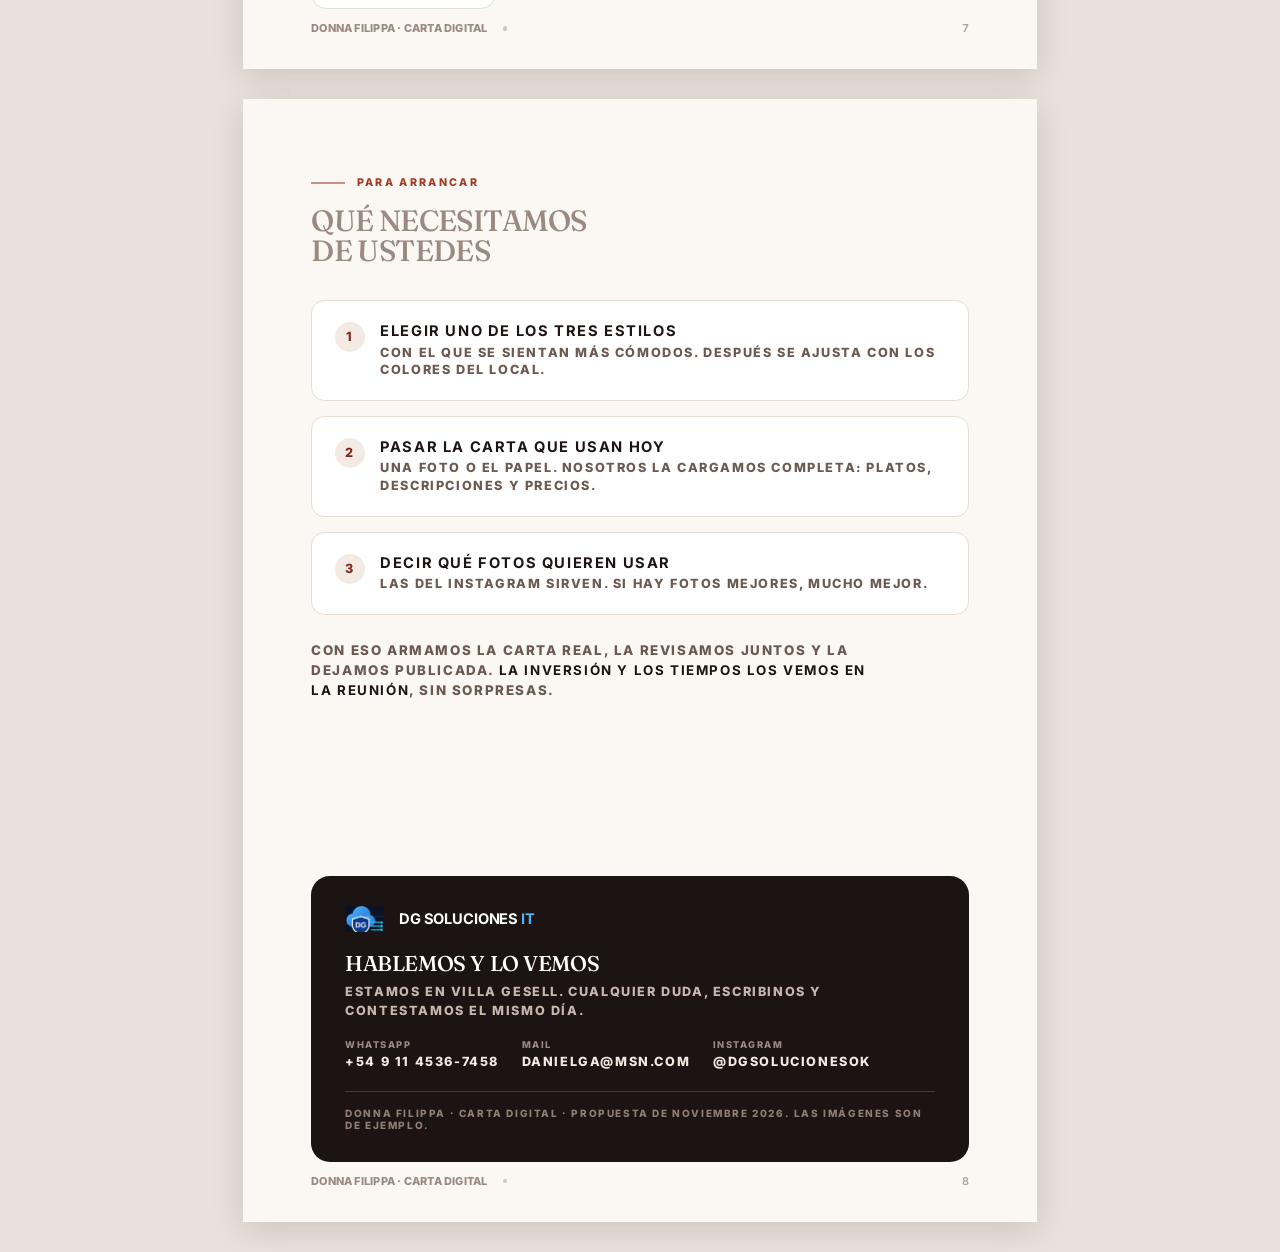
<file: presentacion/presentacion.html>
<!doctype html>
<html lang="es-AR">
<head>
<meta charset="utf-8">
<title>Donna Filippa · Carta digital — Presentación · DG Soluciones IT</title>
<link rel="preconnect" href="https://fonts.googleapis.com">
<link rel="preconnect" href="https://fonts.gstatic.com" crossorigin>
<link href="https://fonts.googleapis.com/css2?family=Fraunces:opsz,wght@9..144,400;9..144,500;9..144,600&family=Inter:wght@400;500;600;700;800&display=swap" rel="stylesheet">
<style>
  @page { size: A4; margin: 0; }
  *{box-sizing:border-box}
  html{ -webkit-print-color-adjust:exact; print-color-adjust:exact; }
  body{
    margin:0; background:#E9E2DA; color:#1C1412;
    font-family:Inter,system-ui,-apple-system,sans-serif;
    -webkit-font-smoothing:antialiased;
  }
  :root{
    --crema:#FBF7F2; --papel:#FFFFFF; --tinta:#1C1412; --tinta2:#6B5A52;
    --tera:#9F3B27; --tera2:#822720; --arena:#E7DDD3; --arena2:#D3C5B8;
    --verde:#2F6B45; --azul:#1D6FD6; --cian:#27C8E8;
    --serif:"Fraunces",Georgia,serif;
  }
  img{display:block;max-width:100%}

  /* ---------- hoja A4 ---------- */
  .pg{
    position:relative; width:210mm; height:297mm; overflow:hidden;
    background:var(--crema); margin:0 auto;
    padding:20mm 18mm 16mm;
    display:flex; flex-direction:column;
  }
  @media screen{ .pg{ box-shadow:0 2mm 8mm rgba(28,20,18,.14); margin:8mm auto; } }
  @media print{
    body{background:#fff}
    .pg{ margin:0; box-shadow:none; break-after:page; page-break-after:always; }
    .pg:last-child{ break-after:auto; page-break-after:auto; }
  }

  /* ---------- pie de página ---------- */
  .pg-foot{
    position:absolute; left:18mm; right:18mm; bottom:9mm;
    display:flex; align-items:center; gap:4mm;
    font-size:8.2pt; color:#9A8A80; letter-spacing:.02em;
  }
  .pg-foot .r{margin-left:auto; font-variant-numeric:tabular-nums; font-weight:600; color:#B0A096}
  .pg-foot .dot{width:1.2mm;height:1.2mm;border-radius:50%;background:var(--arena2)}

  /* ---------- tipografía ---------- */
  .kicker{
    display:flex; align-items:center; gap:3mm; margin:0 0 4mm;
    font-size:8pt; font-weight:800; letter-spacing:.22em; text-transform:uppercase; color:var(--tera);
  }
  .kicker::before{content:""; width:9mm; height:.35mm; background:var(--tera); opacity:.55}
  h1,h2,h3{margin:0; font-family:var(--serif); font-weight:500; letter-spacing:-.02em}
  h1{ font-size:30pt; line-height:.98 }
  h2{ font-size:22pt; line-height:1.02 }
  h3{ font-size:13pt; line-height:1.15; font-weight:600 }
  p{ margin:0; font-size:11.5pt; line-height:1.5; color:var(--tinta2) }
  p.lead{ font-size:13pt; line-height:1.45; color:#4A3A33 }
  b{ color:var(--tinta); font-weight:700 }
  em{ font-style:italic; color:var(--tera) }
  .note{ font-size:8.5pt; line-height:1.45; color:#9A8A80 }

  /* ---------- teléfono ---------- */
  .phone{
    width:100%; padding:1.6mm; border-radius:6.5mm; background:#16110F;
    box-shadow:0 6mm 14mm -5mm rgba(28,20,18,.45), 0 0 0 .3mm rgba(0,0,0,.12);
  }
  .phone-in{ border-radius:5mm; overflow:hidden; background:#000; }
  .phone img{ width:100%; height:auto }

  /* ---------- tarjetas ---------- */
  .card{ background:var(--papel); border:.35mm solid var(--arena); border-radius:4mm; padding:7mm 8mm }
  .num{
    flex:none; width:11mm; height:11mm; border-radius:50%;
    display:grid; place-items:center; background:var(--tera); color:#fff;
    font-family:var(--serif); font-size:14pt; font-weight:600;
  }
  .ico{ flex:none; width:12mm; height:12mm; border-radius:3mm; display:grid; place-items:center;
        background:#F6EFE8; border:.3mm solid var(--arena); color:var(--tera) }
  .ico svg{ width:6mm; height:6mm }

  /* ---------- portada ---------- */
  .cover{ align-items:center; text-align:center; padding-top:22mm }
  .cover .logo{ width:74mm; margin:0 auto 0 }
  .cover .rule{ width:26mm; height:.4mm; background:var(--arena2); margin:9mm auto 8mm }
  .cover h1{ font-size:34pt }
  .cover p{ max-width:120mm; margin:6mm auto 0; font-size:12pt }
  .cover .tag{
    display:inline-flex; align-items:center; gap:2.5mm; margin-top:8mm;
    padding:2mm 4mm; border:.35mm solid var(--arena2); border-radius:99mm;
    font-size:8pt; font-weight:700; letter-spacing:.16em; text-transform:uppercase; color:#7A685E;
  }
  .cover .tag i{ width:1.4mm;height:1.4mm;border-radius:50%;background:var(--tera) }
  .cover .row{ display:flex; gap:6mm; margin-top:auto; padding-top:10mm }
  .cover .row .cell{ width:48mm }
  .cover .row small{
    display:block; margin-top:3.5mm; font-size:8pt; font-weight:700;
    letter-spacing:.14em; text-transform:uppercase; color:#8A7A70;
  }
  .cover .by{ margin-top:9mm; display:flex; align-items:center; justify-content:center; gap:3mm;
    font-size:8.5pt; color:#8A7A70 }
  .cover .by img{ height:5mm; width:auto }

  /* ---------- pasos ---------- */
  .steps{ display:flex; flex-direction:column; gap:5mm }
  .step{ display:flex; align-items:center; gap:6mm; background:var(--papel);
         border:.35mm solid var(--arena); border-radius:4mm; padding:6mm 7mm }
  .step .txt b{ display:block; font-size:12.5pt; font-weight:700; margin-bottom:1.5mm; color:var(--tinta) }
  .step .txt p{ font-size:10.5pt; line-height:1.4 }

  /* ---------- tres estilos ---------- */
  .three{ display:flex; gap:7mm; margin-top:2mm }
  .three .col{ width:50mm; display:flex; flex-direction:column }
  .three .col .lbl{ margin-top:5mm; display:flex; align-items:baseline; gap:2mm }
  .three .col .lbl span{ font-size:7.5pt; font-weight:800; letter-spacing:.14em; color:var(--tera) }
  .three .col .lbl b{ font-family:var(--serif); font-size:12pt; font-weight:600 }
  .three .col p{ margin-top:1.5mm; font-size:8.8pt; line-height:1.4 }

  /* ---------- panel ---------- */
  .shot{ border-radius:3.5mm; overflow:hidden; border:.35mm solid var(--arena2);
         box-shadow:0 4mm 12mm -5mm rgba(28,20,18,.3) }
  .shot img{ width:100%; height:auto }
  .bullets{ display:flex; gap:5mm; margin-top:7mm }
  .bullets > div{ flex:1; background:var(--papel); border:.35mm solid var(--arena); border-radius:3.5mm; padding:5mm }
  .bullets b{ display:block; font-size:10.5pt; margin-bottom:1.5mm }
  .bullets p{ font-size:9pt; line-height:1.4 }

  /* ---------- precio antes/después ---------- */
  .price-row{ display:flex; align-items:center; gap:4mm; margin-top:6mm }
  .price-box{ flex:1; border:.35mm solid var(--arena); border-radius:3.5mm; padding:5mm 5mm; background:var(--papel) }
  .price-box small{ display:block; font-size:7.5pt; font-weight:800; letter-spacing:.16em; text-transform:uppercase; color:#9A8A80; margin-bottom:2mm }
  .price-box .v{ font-family:var(--serif); font-size:19pt; font-weight:600; font-variant-numeric:tabular-nums }
  .price-box.now .v{ color:var(--tera) }
  .arrow{ flex:none; font-size:16pt; color:var(--arena2) }
  .pct{ display:inline-flex; align-items:center; gap:2mm; padding:1.6mm 3.5mm; border-radius:99mm;
        background:#FBE9E3; color:var(--tera2); font-weight:800; font-size:10pt }

  /* ---------- cierre ---------- */
  .check{ display:flex; flex-direction:column; gap:4mm }
  .check .it{ display:flex; align-items:flex-start; gap:4mm; background:var(--papel);
              border:.35mm solid var(--arena); border-radius:3.5mm; padding:5.5mm 6mm }
  .check .it .n{ flex:none; width:8mm; height:8mm; border-radius:50%; background:#F3EBE3; color:var(--tera2);
                 display:grid; place-items:center; font-weight:800; font-size:9.5pt }
  .check .it b{ display:block; font-size:11pt; margin-bottom:1mm }
  .check .it p{ font-size:9.5pt; line-height:1.4 }
  .contact{ margin-top:auto; background:#1C1412; color:#F3EAE2; border-radius:5mm; padding:8mm 9mm }
  .contact .top{ display:flex; align-items:center; gap:4mm }
  .contact .top img{ height:7mm; width:auto }
  .contact .top b{ color:#fff; font-size:11pt; letter-spacing:-.01em }
  .contact .top b i{ font-style:normal; color:#4FB3F5 }
  .contact h3{ color:#fff; font-size:16pt; margin:5mm 0 2mm; font-family:var(--serif); font-weight:500 }
  .contact p{ color:#C6B8AE; font-size:9.5pt; line-height:1.45 }
  .contact .lines{ display:flex; gap:6mm; margin-top:5mm; flex-wrap:wrap }
  .contact .lines div{ font-size:9.5pt; color:#F3EAE2 }
  .contact .lines small{ display:block; font-size:7pt; letter-spacing:.16em; text-transform:uppercase; color:#9A8A80; margin-bottom:1mm }
  .contact .fine{ margin-top:6mm; padding-top:4mm; border-top:.3mm solid rgba(255,255,255,.16);
                  font-size:7.5pt; color:#8E7F72 }
</style>
</head>
<body>

<!-- ============ 1 · PORTADA ============ -->
<section class="pg cover">
  <img class="logo" src="../assets/logo/filippa.png" alt="Donna Filippa">
  <div class="rule"></div>
  <p class="kicker" style="justify-content:center">Propuesta · Noviembre 2026</p>
  <h1>La carta,<br>en el celular</h1>
  <p class="lead">Los clientes apuntan la cámara al código de la mesa y ven la carta del día. Ustedes cambian los precios desde la computadora, <b>sin imprimir nada</b>.</p>
  <span class="tag"><i></i>Tres estilos para elegir</span>

  <div class="row">
    <div class="cell"><div class="phone"><div class="phone-in"><img src="../referencias/capturas/pdf-movil-a-trattoria.png" alt=""></div></div><small>A · Cálida</small></div>
    <div class="cell"><div class="phone"><div class="phone-in"><img src="../referencias/capturas/pdf-movil-b-noche.png" alt=""></div></div><small>B · Noche</small></div>
    <div class="cell"><div class="phone"><div class="phone-in"><img src="../referencias/capturas/pdf-movil-c-carta.png" alt=""></div></div><small>C · Clara</small></div>
  </div>

  <div class="by"><img src="../app/mockups/img/dg-logo.png" alt="DG Soluciones IT"> Preparado por <b>DG Soluciones IT</b></div>
</section>

<!-- ============ 2 · EL PROBLEMA ============ -->
<section class="pg">
  <p class="kicker">Lo que pasa hoy</p>
  <h2>La carta de papel<br>se queda vieja</h2>
  <p class="lead" style="margin-top:6mm; max-width:135mm">Cada vez que cambia un precio hay que rehacer la carta entera. Y el cliente, mientras espera, no sabe cuánto sale.</p>

  <div style="display:flex; flex-direction:column; gap:5mm; margin-top:12mm">
    <div class="card" style="display:flex; gap:6mm; align-items:center">
      <div class="ico"><svg viewBox="0 0 24 24" fill="none" stroke="currentColor" stroke-width="1.7" stroke-linecap="round"><path d="M7 9V4h10v5M7 18H5a2 2 0 0 1-2-2v-4a2 2 0 0 1 2-2h14a2 2 0 0 1 2 2v4a2 2 0 0 1-2 2h-2"/><rect x="7" y="14" width="10" height="6" rx="1"/></svg></div>
      <div><h3>Se cambia un precio y hay que reimprimir</h3><p style="margin-top:1.5mm">Se tira la carta vieja, se manda a imprimir de nuevo y se espera.</p></div>
    </div>
    <div class="card" style="display:flex; gap:6mm; align-items:center">
      <div class="ico"><svg viewBox="0 0 24 24" fill="none" stroke="currentColor" stroke-width="1.7" stroke-linecap="round"><path d="M5 4h9l5 5v11a1 1 0 0 1-1 1H5a1 1 0 0 1-1-1V5a1 1 0 0 1 1-1Z"/><path d="M14 4v5h5M8 13h7M8 16.5h5"/></svg></div>
      <div><h3>El papel se ensucia, se rompe o no está</h3><p style="margin-top:1.5mm">La carta se pega, se moja o desaparece de la mesa.</p></div>
    </div>
    <div class="card" style="display:flex; gap:6mm; align-items:center">
      <div class="ico"><svg viewBox="0 0 24 24" fill="none" stroke="currentColor" stroke-width="1.7" stroke-linecap="round"><path d="M21 11.5a8.4 8.4 0 0 1-9 8.4 8.9 8.9 0 0 1-4-.9L3 21l1.9-4.6A8.4 8.4 0 1 1 21 11.5Z"/></svg></div>
      <div><h3>El cliente pregunta el precio por WhatsApp</h3><p style="margin-top:1.5mm">Alguien del local tiene que cortar lo que está haciendo para contestar.</p></div>
    </div>
  </div>

  <div style="margin-top:auto; padding:7mm 8mm; border-radius:4mm; background:#F4E7E1; border:.35mm solid #E6CFC6">
    <p style="font-size:11.5pt; line-height:1.45; color:#5A2A1E"><b>Con la carta digital, el precio se cambia una sola vez y todos lo ven al instante.</b> No se imprime nada de nuevo.</p>
  </div>

  <div class="pg-foot"><span>Donna Filippa · Carta digital</span><span class="dot"></span><span class="r">2</span></div>
</section>

<!-- ============ 3 · CÓMO FUNCIONA ============ -->
<section class="pg">
  <p class="kicker">Cómo funciona</p>
  <h2>Tres pasos,<br>nada más</h2>

  <div style="display:flex; gap:8mm; margin-top:10mm; align-items:flex-start">
    <div class="steps" style="flex:1">
      <div class="step"><div class="num">1</div><div class="txt"><b>El cliente apunta al código</b><p>Con la cámara del celular, como cuando saca una foto. No descarga ninguna aplicación.</p></div></div>
      <div class="step"><div class="num">2</div><div class="txt"><b>Ve la carta en su celular</b><p>Con los platos, los precios y las fotos del local. Se lee bien, incluso de noche.</p></div></div>
      <div class="step"><div class="num">3</div><div class="txt"><b>Si cambia un precio, lo cambian ustedes</b><p>Entran con su usuario, escriben el precio nuevo y listo. El código de la mesa no se toca.</p></div></div>
    </div>
    <div style="width:58mm; flex:none">
      <img src="../referencias/capturas/pdf-qr-tent.png" alt="Pieza de mesa con el QR" style="border-radius:4mm; box-shadow:0 4mm 12mm -5mm rgba(28,20,18,.35)">
      <p class="note" style="margin-top:4mm; text-align:center">La pieza va en la mesa.<br>Se imprime una sola vez.</p>
    </div>
  </div>

  <div style="margin-top:auto; display:flex; gap:5mm; align-items:center; padding:6mm 7mm; background:var(--papel); border:.35mm solid var(--arena); border-radius:4mm">
    <div class="ico" style="background:#F1F7F1; border-color:#CFE0D0; color:var(--verde)"><svg viewBox="0 0 24 24" fill="none" stroke="currentColor" stroke-width="1.8" stroke-linecap="round"><path d="M20 6 9 17l-5-5"/></svg></div>
    <p style="font-size:10.5pt"><b>No hace falta saber de computación.</b> Si saben usar WhatsApp, saben usar el panel.</p>
  </div>

  <div class="pg-foot"><span>Donna Filippa · Carta digital</span><span class="dot"></span><span class="r">3</span></div>
</section>

<!-- ============ 4 · TRES ESTILOS ============ -->
<section class="pg">
  <p class="kicker">Para elegir</p>
  <h2>Tres estilos,<br>la misma carta</h2>
  <p style="margin-top:5mm; max-width:140mm">Son la misma aplicación con tres formas de vestirse. Se elige una y se ajusta con los colores y las fotos del local.</p>

  <div class="three" style="margin-top:9mm">
    <div class="col">
      <div class="phone"><div class="phone-in"><img src="../referencias/capturas/pdf-movil-a-trattoria.png" alt=""></div></div>
      <div class="lbl"><span>A</span><b>Cálida</b></div>
      <p>Papel crema y letra de carta impresa. La que más se parece a la pizzería de siempre.</p>
    </div>
    <div class="col">
      <div class="phone"><div class="phone-in"><img src="../referencias/capturas/pdf-movil-b-noche.png" alt=""></div></div>
      <div class="lbl"><span>B</span><b>Noche</b></div>
      <p>Fondo oscuro y fotos grandes. Se lee rápido de noche y el botón de WhatsApp está siempre a mano.</p>
    </div>
    <div class="col">
      <div class="phone"><div class="phone-in"><img src="../referencias/capturas/pdf-movil-c-carta.png" alt=""></div></div>
      <div class="lbl"><span>C</span><b>Clara</b></div>
      <p>Blanco y verde, con índice y botón para agrandar la letra. La más fácil de leer para todos.</p>
    </div>
  </div>

  <div style="margin-top:auto">
    <p class="note">Los platos, precios y horarios que se ven son <b>de ejemplo</b>, para mostrar cómo queda. Los reales los carga Donna Filippa. Las fotos son las del Instagram del local.</p>
  </div>

  <div class="pg-foot"><span>Donna Filippa · Carta digital</span><span class="dot"></span><span class="r">4</span></div>
</section>

<!-- ============ 5 · EL PANEL ============ -->
<section class="pg">
  <p class="kicker">Del lado del dueño</p>
  <h2>El panel: cambiar<br>la carta es fácil</h2>
  <p style="margin-top:5mm; max-width:145mm">Desde la computadora del local o desde el celular. Se ve la carta como la ve el cliente, al lado de los precios.</p>

  <div class="shot" style="margin-top:8mm">
    <img src="../referencias/capturas/pdf-panel.png" alt="Panel del dueño">
  </div>

  <div class="bullets">
    <div><b>Cambiar un precio</b><p>Se escribe el número nuevo y queda guardado.</p></div>
    <div><b>Prender o apagar un plato</b><p>Si hoy no hay, se apaga. No se borra: vuelve cuando quieran.</p></div>
    <div><b>Publicar</b><p>Con un botón, el cliente ya ve la carta nueva.</p></div>
  </div>

  <div class="pg-foot"><span>Donna Filippa · Carta digital</span><span class="dot"></span><span class="r">5</span></div>
</section>

<!-- ============ 6 · AUMENTO POR CATEGORÍA ============ -->
<section class="pg">
  <p class="kicker">Lo que más se usa</p>
  <h2>Subir toda una<br>categoría de una vez</h2>

  <div style="display:flex; gap:8mm; margin-top:8mm; align-items:flex-start">
    <div style="width:80mm; flex:none">
      <div class="shot"><img src="../referencias/capturas/pdf-cats.png" alt="Categorías y ajuste por porcentaje"></div>
    </div>
    <div style="flex:1">
      <p style="font-size:11.5pt">Cuando sube la harina o el queso, no hace falta tocar plato por plato. Se elige la categoría, se escribe el porcentaje y <b>se actualizan todos los precios de esa categoría</b>.</p>

      <div class="price-row">
        <div class="price-box"><small>Antes</small><div class="v">16.900</div></div>
        <div class="arrow">→</div>
        <div class="price-box now"><small>Con +10%</small><div class="v">18.600</div></div>
      </div>
      <div style="margin-top:4mm"><span class="pct">Pizzas a la piedra · +10%</span></div>

      <p style="margin-top:7mm; font-size:10.5pt">También se puede hacer un aumento para <b>toda la carta</b> a la vez, o bajar un precio suelto. Si se equivocan, hay un botón para <b>deshacer</b>.</p>

      <div style="margin-top:7mm; padding:5mm 6mm; border-radius:3.5mm; background:#F4E7E1; border:.35mm solid #E6CFC6">
        <p style="font-size:9.5pt; line-height:1.4; color:#5A2A1E">Los precios se redondean solos a los $100, así la carta queda prolija.</p>
      </div>
    </div>
  </div>

  <div style="margin-top:auto">
    <p class="note">Precios de ejemplo. Los números reales son los que carga el local.</p>
  </div>

  <div class="pg-foot"><span>Donna Filippa · Carta digital</span><span class="dot"></span><span class="r">6</span></div>
</section>

<!-- ============ 7 · EL QR ============ -->
<section class="pg">
  <p class="kicker">En la mesa</p>
  <h2>Un código que<br>no cambia nunca</h2>

  <div style="display:flex; gap:10mm; margin-top:10mm; align-items:center">
    <div style="width:74mm; flex:none">
      <img src="../referencias/capturas/pdf-qr-tent.png" alt="Pieza de mesa" style="border-radius:4mm; box-shadow:0 5mm 14mm -5mm rgba(28,20,18,.4)">
    </div>
    <div style="flex:1">
      <p class="lead">Se imprime una vez y dura toda la temporada. <b>Si cambia un precio, cambia la carta, no el código.</b></p>
      <div style="display:flex; flex-direction:column; gap:4mm; margin-top:7mm">
        <div style="display:flex; gap:3.5mm; align-items:flex-start"><span style="color:var(--tera); font-weight:800">✓</span><p style="font-size:10pt">Lo imprimimos nosotros y se lo entregamos listo para poner en las mesas.</p></div>
        <div style="display:flex; gap:3.5mm; align-items:flex-start"><span style="color:var(--tera); font-weight:800">✓</span><p style="font-size:10pt">Funciona en cualquier celular, sin instalar nada.</p></div>
        <div style="display:flex; gap:3.5mm; align-items:flex-start"><span style="color:var(--tera); font-weight:800">✓</span><p style="font-size:10pt">También sirve para el mostrador, el delivery y las redes.</p></div>
      </div>
    </div>
  </div>

  <div style="margin-top:auto; display:flex; gap:5mm">
    <div class="card" style="flex:1">
      <small style="font-size:7.5pt; font-weight:800; letter-spacing:.16em; text-transform:uppercase; color:#9A8A80">Para el cliente</p>
      <p style="margin-top:2mm; font-size:9.5pt">Apunta la cámara y ve la carta. Sin contraseñas, sin descargas.</p>
    </div>
    <div class="card" style="flex:1">
      <small style="font-size:7.5pt; font-weight:800; letter-spacing:.16em; text-transform:uppercase; color:#9A8A80">Para el local</small>
      <p style="margin-top:2mm; font-size:9.5pt">Un usuario y una contraseña. Se puede entrar desde cualquier lado.</p>
    </div>
  </div>

  <div class="pg-foot"><span>Donna Filippa · Carta digital</span><span class="dot"></span><span class="r">7</span></div>
</section>

<!-- ============ 8 · QUÉ NECESITAMOS ============ -->
<section class="pg">
  <p class="kicker">Para arrancar</p>
  <h2>Qué necesitamos<br>de ustedes</h2>

  <div class="check" style="margin-top:9mm">
    <div class="it"><div class="n">1</div><div><b>Elegir uno de los tres estilos</b><p>Con el que se sientan más cómodos. Después se ajusta con los colores del local.</p></div></div>
    <div class="it"><div class="n">2</div><div><b>Pasar la carta que usan hoy</b><p>Una foto o el papel. Nosotros la cargamos completa: platos, descripciones y precios.</p></div></div>
    <div class="it"><div class="n">3</div><div><b>Decir qué fotos quieren usar</b><p>Las del Instagram sirven. Si hay fotos mejores, mucho mejor.</p></div></div>
  </div>

  <p style="margin-top:7mm; font-size:10pt; max-width:150mm">Con eso armamos la carta real, la revisamos juntos y la dejamos publicada. <b>La inversión y los tiempos los vemos en la reunión</b>, sin sorpresas.</p>

  <div class="contact">
    <div class="top"><img src="../app/mockups/img/dg-logo.png" alt=""><b>DG Soluciones <i>IT</i></b></div>
    <h3>Hablemos y lo vemos</h3>
    <p>Estamos en Villa Gesell. Cualquier duda, escribinos y contestamos el mismo día.</p>
    <div class="lines">
      <div><small>WhatsApp</small>+54 9 11 4536-7458</div>
      <div><small>Mail</small>danielga@msn.com</div>
      <div><small>Instagram</small>@dgsolucionesok</div>
    </div>
    <div class="fine">Donna Filippa · Carta digital · Propuesta de noviembre 2026. Las imágenes son de ejemplo.</div>
  </div>

  <div class="pg-foot"><span>Donna Filippa · Carta digital</span><span class="dot"></span><span class="r">8</span></div>
</section>

</body>
</html>
</file>
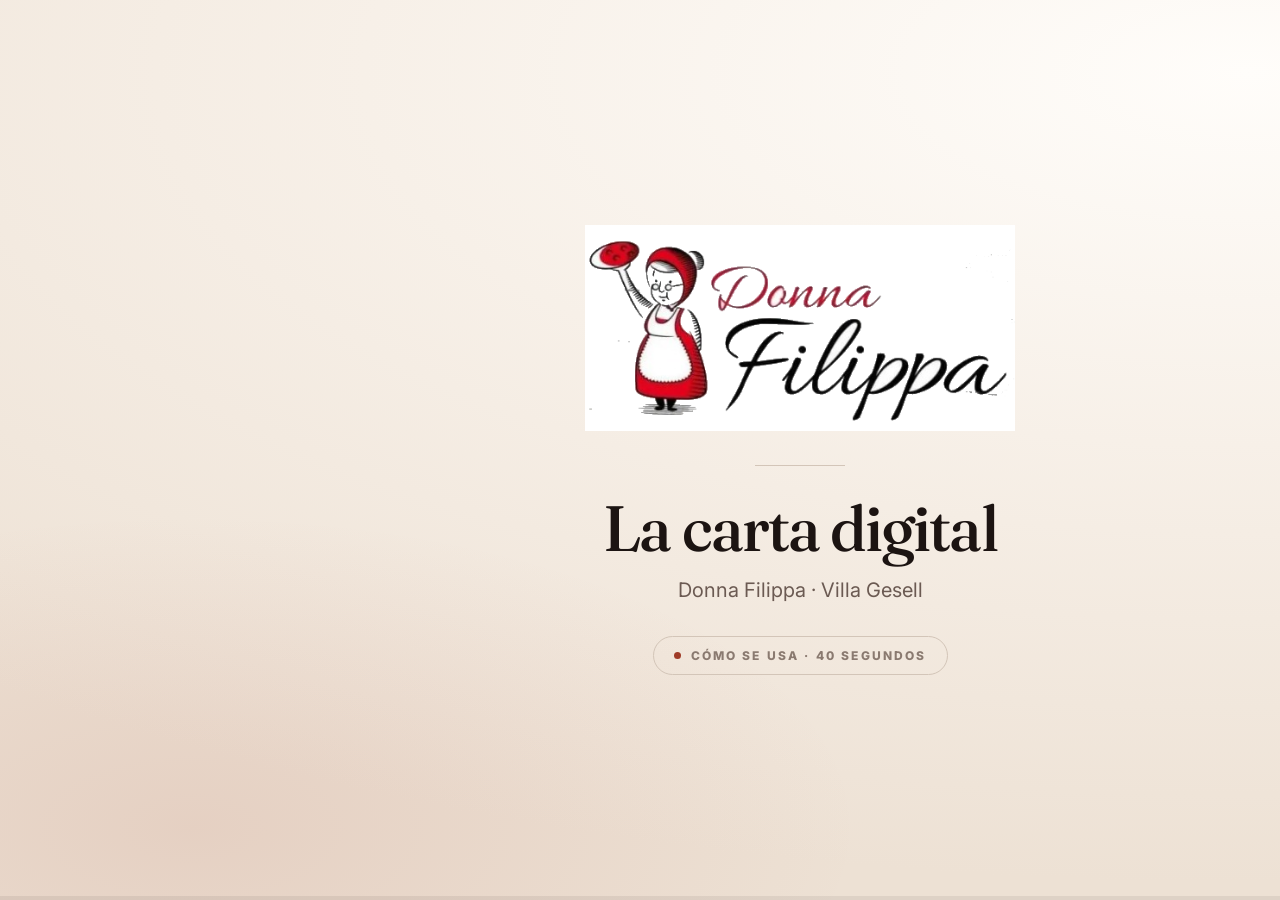
<file: video/demo.html>
<!doctype html>
<html lang="es-AR">
<head>
<meta charset="utf-8">
<title>Demo · Donna Filippa</title>
<link rel="preconnect" href="https://fonts.googleapis.com">
<link rel="preconnect" href="https://fonts.gstatic.com" crossorigin>
<link href="https://fonts.googleapis.com/css2?family=Fraunces:opsz,wght@9..144,400;9..144,500;9..144,600&family=Inter:wght@400;500;600;700;800&display=swap" rel="stylesheet">
<style>
  *{box-sizing:border-box; margin:0; padding:0}
  html,body{width:1600px; height:900px; overflow:hidden; background:#F4ECE3;
    font-family:Inter,system-ui,-apple-system,sans-serif; color:#1C1412; -webkit-font-smoothing:antialiased}
  .stage{position:relative; width:1600px; height:900px; overflow:hidden;
    background:radial-gradient(120% 90% at 78% 8%, #FFFDFA 0%, #F7F0E8 46%, #EDE1D4 100%)}
  .stage::before{content:""; position:absolute; inset:0;
    background:radial-gradient(60% 50% at 12% 92%, rgba(159,59,39,.10), transparent 70%);
    pointer-events:none}

  .scene{position:absolute; inset:0; opacity:0; transform:translateY(10px);
    transition:opacity .55s ease, transform .55s ease; pointer-events:none}
  .scene.on{opacity:1; transform:none}

  /* ---------- tipografía ---------- */
  .kicker{display:flex; align-items:center; gap:14px; font-size:12px; font-weight:800;
    letter-spacing:.24em; text-transform:uppercase; color:#9F3B27; margin-bottom:26px}
  .kicker::before{content:""; width:38px; height:1.5px; background:#9F3B27; opacity:.55}
  h2{font-family:Fraunces,Georgia,serif; font-weight:500; font-size:62px; line-height:.98; letter-spacing:-.025em}
  h2 em{font-style:italic; color:#9F3B27}
  .sub{margin-top:22px; font-size:21px; line-height:1.45; color:#6B5A52; max-width:520px}
  .sub b{color:#1C1412; font-weight:700}

  /* ---------- portada ---------- */
  #s1{display:flex; flex-direction:column; align-items:center; justify-content:center; text-align:center}
  #s1 img{width:430px}
  #s1 .rule{width:90px; height:1.5px; background:#D3C5B8; margin:34px 0 30px}
  #s1 h1{font-family:Fraunces,Georgia,serif; font-weight:500; font-size:64px; letter-spacing:-.03em; line-height:1}
  #s1 p{margin-top:18px; font-size:20px; color:#6B5A52}
  #s1 .pill{margin-top:34px; display:inline-flex; align-items:center; gap:10px;
    padding:11px 20px; border:1px solid #D3C5B8; border-radius:999px;
    font-size:12px; font-weight:800; letter-spacing:.18em; text-transform:uppercase; color:#8A7A70}
  #s1 .pill i{width:7px; height:7px; border-radius:50%; background:#9F3B27}

  /* ---------- escena teléfono ---------- */
  #s2 .copy{position:absolute; left:120px; top:250px; width:560px}
  .phone-wrap{position:absolute; right:150px; top:110px; width:315px; height:656px;
    border-radius:42px; background:#16110F; padding:11px;
    box-shadow:0 40px 80px -30px rgba(28,20,18,.55), 0 0 0 1px rgba(0,0,0,.15)}
  .phone-wrap::after{content:""; position:absolute; top:22px; left:50%; transform:translateX(-50%);
    width:86px; height:6px; border-radius:99px; background:rgba(255,255,255,.16); z-index:3}
  .phone-screen{position:relative; width:293px; height:634px; border-radius:32px; overflow:hidden; background:#000}
  .phone-screen iframe{width:390px; height:844px; border:0; transform:scale(.7513); transform-origin:top left}

  /* ---------- escena panel ---------- */
  #s3 .head{position:absolute; left:120px; top:64px}
  #s3 .head .kicker{margin-bottom:16px}
  #s3 .head h2{font-size:44px}
  .laptop{position:absolute; left:382px; top:222px; width:835px; height:580px;
    border-radius:14px; overflow:hidden; background:#fff;
    box-shadow:0 50px 90px -40px rgba(28,20,18,.55), 0 0 0 1px rgba(0,0,0,.12)}
  .laptop iframe{width:1440px; height:1000px; border:0; transform:scale(.5799); transform-origin:top left}
  .laptop::after{content:""; position:absolute; inset:0; pointer-events:none;
    box-shadow:inset 0 0 0 1px rgba(0,0,0,.06); border-radius:14px}
  .laptop-base{position:absolute; left:322px; top:800px; width:955px; height:14px;
    border-radius:0 0 16px 16px; background:linear-gradient(#D9CCC0,#C9B9AB);
    box-shadow:0 18px 30px -18px rgba(28,20,18,.5)}

  /* ---------- cursor ---------- */
  .cursor{position:absolute; left:0; top:0; width:26px; height:26px; z-index:40;
    opacity:0; transition:transform .75s cubic-bezier(.33,.9,.3,1), opacity .3s;
    filter:drop-shadow(0 3px 6px rgba(0,0,0,.35)); pointer-events:none}
  .cursor.on{opacity:1}
  .cursor.click{transform:var(--p) scale(.86)!important}
  .ripple{position:absolute; width:26px; height:26px; margin:-13px 0 0 -13px; border-radius:50%;
    border:2px solid #9F3B27; opacity:0; z-index:39; pointer-events:none}
  .ripple.go{animation:rip .6s ease-out}
  @keyframes rip{0%{opacity:.85; transform:scale(.4)}100%{opacity:0; transform:scale(3.2)}}

  /* ---------- escena QR ---------- */
  #s5 .copy{position:absolute; right:120px; top:250px; width:600px}
  #s5 .tent{position:absolute; left:170px; top:110px; width:420px; border-radius:22px;
    box-shadow:0 44px 80px -34px rgba(28,20,18,.6)}
  #s5 .tent img{width:100%; display:block; border-radius:22px}

  /* ---------- cierre ---------- */
  #s6{display:flex; flex-direction:column; align-items:center; justify-content:center; text-align:center}
  #s6 .logo-dg{height:64px; margin-bottom:36px}
  #s6 h2{font-size:58px}
  #s6 .lines{display:flex; gap:54px; margin-top:44px}
  #s6 .lines div{font-size:19px; color:#4A3A33; font-weight:600}
  #s6 .lines small{display:block; font-size:10.5px; letter-spacing:.2em; text-transform:uppercase;
    color:#9A8A80; margin-bottom:8px; font-weight:800}
  #s6 .fine{margin-top:46px; font-size:14px; color:#9A8A80; letter-spacing:.04em}

  /* ---------- barra de progreso ---------- */
  .bar{position:absolute; left:0; right:0; bottom:0; height:4px; background:rgba(28,20,18,.07); z-index:50}
  .bar i{display:block; height:100%; width:0; background:#9F3B27; opacity:.85}
</style>
</head>
<body>
<div class="stage">

  <!-- 1 · portada -->
  <section class="scene on" id="s1">
    <img src="../app/mockups/img/logo-filippa.png" alt="Donna Filippa">
    <div class="rule"></div>
    <h1>La carta digital</h1>
    <p>Donna Filippa · Villa Gesell</p>
    <span class="pill"><i></i>Cómo se usa · 40 segundos</span>
  </section>

  <!-- 2 · el cliente -->
  <section class="scene" id="s2">
    <div class="copy">
      <p class="kicker">1 · El cliente</p>
      <h2>Apunta la cámara<br><em>al código de la mesa</em></h2>
      <p class="sub" id="cap2">Se abre la carta en su celular. <b>Sin descargar nada.</b></p>
    </div>
    <div class="phone-wrap"><div class="phone-screen"><iframe id="carta" src="../app/mockups/a-trattoria.html?embed=1" scrolling="no"></iframe></div></div>
  </section>

  <!-- 3 · el dueño -->
  <section class="scene" id="s3">
    <div class="head">
      <p class="kicker">2 · El dueño</p>
      <h2>Entra al panel y cambia el precio</h2>
    </div>
    <div class="laptop"><iframe id="panel" src="../app/mockups/a-trattoria.html?v=panel&amp;embed=1"></iframe></div>
    <div class="laptop-base"></div>
  </section>

  <!-- 4 · resultado -->
  <section class="scene" id="s4">
    <div class="copy">
      <p class="kicker">3 · Al instante</p>
      <h2>El cliente ya ve<br><em>el precio nuevo</em></h2>
      <p class="sub">El QR de la mesa <b>no se toca nunca</b>. Cambia la carta, no el código.</p>
    </div>
    <div class="phone-wrap"><div class="phone-screen"><iframe id="carta2" src="../app/mockups/a-trattoria.html?embed=1" scrolling="no"></iframe></div></div>
  </section>

  <!-- 5 · QR -->
  <section class="scene" id="s5">
    <div class="tent"><img src="../referencias/capturas/pdf-qr-tent.png" alt="Pieza de mesa"></div>
    <div class="copy">
      <p class="kicker">En la mesa</p>
      <h2>Se imprime<br><em>una sola vez</em></h2>
      <p class="sub">Y dura toda la temporada. Si cambia un precio, cambia la carta. <b>El código queda igual.</b></p>
    </div>
  </section>

  <!-- 6 · cierre -->
  <section class="scene" id="s6">
    <img class="logo-dg" src="../app/mockups/img/dg-logo.png" alt="DG Soluciones IT">
    <h2>Hablemos y lo vemos</h2>
    <div class="lines">
      <div><small>WhatsApp</small>+54 9 11 4536-7458</div>
      <div><small>Mail</small>danielga@msn.com</div>
      <div><small>Instagram</small>@dgsolucionesok</div>
    </div>
    <p class="fine">DG Soluciones IT · Carta digital para Donna Filippa</p>
  </section>

  <svg class="cursor" viewBox="0 0 24 24" fill="#fff" stroke="#1C1412" stroke-width="1.6">
    <path d="M5.5 2.5 19 12.2l-6.1.9-3.2 6.4z"/>
  </svg>
  <div class="ripple" id="ripple"></div>
  <div class="bar"><i id="prog"></i></div>
</div>

<script>
(function () {
  var $ = function (s) { return document.querySelector(s); };
  var scenes = { s1: $('#s1'), s2: $('#s2'), s3: $('#s3'), s4: $('#s4'), s5: $('#s5'), s6: $('#s6') };
  var cursor = $('.cursor'), ripple = $('#ripple'), prog = $('#prog');
  var T0 = 0;

  function sleep(ms) { return new Promise(function (r) { setTimeout(r, ms); }); }
  function show(id) {
    Object.keys(scenes).forEach(function (k) { scenes[k].classList.toggle('on', k === id); });
  }
  function progress() {
    var t = performance.now() - T0;
    prog.style.width = Math.min(100, (t / 39000) * 100) + '%';
    requestAnimationFrame(progress);
  }

  /* scroll suave dentro de un iframe */
  function scrollTo(win, y, ms) {
    return new Promise(function (res) {
      var start = win.scrollY || win.document.documentElement.scrollTop || 0;
      var t0 = performance.now();
      function step(t) {
        var k = Math.min(1, (t - t0) / ms);
        var e = k < .5 ? 2 * k * k : 1 - Math.pow(-2 * k + 2, 2) / 2;
        win.scrollTo(0, start + (y - start) * e);
        if (k < 1) requestAnimationFrame(step); else res();
      }
      requestAnimationFrame(step);
    });
  }

  /* mover el cursor a un elemento dentro de un iframe */
  function pointAt(iframe, el, scale, extra) {
    var fr = iframe.getBoundingClientRect();
    var r = el.getBoundingClientRect();
    var x = fr.left + r.left * scale + (r.width * scale) / 2;
    var y = fr.top + r.top * scale + (r.height * scale) / 2;
    return { x: x + (extra ? extra.x : 0), y: y + (extra ? extra.y : 0) };
  }

  function moveTo(p, ms) {
    cursor.classList.add('on');
    cursor.style.transition = 'transform ' + (ms || 700) + 'ms cubic-bezier(.33,.9,.3,1), opacity .3s';
    cursor.style.setProperty('--p', 'translate(' + (p.x - 6) + 'px,' + (p.y - 3) + 'px)');
    cursor.style.transform = 'translate(' + (p.x - 6) + 'px,' + (p.y - 3) + 'px)';
    return sleep(ms || 700);
  }

  function clickFx(p) {
    ripple.style.left = p.x + 'px';
    ripple.style.top = p.y + 'px';
    ripple.classList.remove('go');
    void ripple.offsetWidth;
    ripple.classList.add('go');
    cursor.style.transform = 'translate(' + (p.x - 6) + 'px,' + (p.y - 3) + 'px) scale(.86)';
    setTimeout(function () {
      cursor.style.transform = 'translate(' + (p.x - 6) + 'px,' + (p.y - 3) + 'px) scale(1)';
    }, 160);
  }

  function typeInto(input, text, per) {
    return new Promise(function (res) {
      input.focus();
      var i = 0;
      (function next() {
        input.value = text.slice(0, ++i);
        input.dispatchEvent(new Event('input', { bubbles: true }));
        if (i < text.length) setTimeout(next, per); else res();
      })();
    });
  }

  async function run() {
    await document.fonts.ready;
    var carta = $('#carta'), carta2 = $('#carta2'), panel = $('#panel');
    var w1 = carta.contentWindow, w2 = carta2.contentWindow, wp = panel.contentWindow;
    var d1 = carta.contentDocument, dp = panel.contentDocument;

    T0 = performance.now();
    progress();

    /* --- 1 · portada --- */
    await sleep(3400);

    /* --- 2 · cliente --- */
    show('s2');
    await sleep(900);
    await scrollTo(w1, 620, 2600);
    await sleep(300);
    $('#cap2').innerHTML = 'La carta del día, <b>con los precios al instante</b>.';
    await scrollTo(w1, 1180, 2200);
    await sleep(1800);

    /* --- 3 · panel --- */
    show('s3');
    await sleep(1200);

    var pct = dp.querySelector('[data-pct="pizzas"]');
    var apply = dp.querySelector('[data-act="apply"][data-cat="pizzas"]');
    var K = 0.5799;

    var pPct = pointAt(panel, pct, K);
    await moveTo(pPct, 900);
    clickFx(pPct);
    await sleep(220);
    await typeInto(pct, '10', 260);
    await sleep(600);

    var pApply = pointAt(panel, apply, K);
    await moveTo(pApply, 800);
    clickFx(pApply);
    await sleep(120);
    apply.click();
    await sleep(2600);

    var pub = dp.querySelector('[data-act="publish"]');
    var pPub = pointAt(panel, pub, K);
    await moveTo(pPub, 900);
    clickFx(pPub);
    await sleep(120);
    pub.click();
    await sleep(1500);
    cursor.classList.remove('on');
    await sleep(900);

    /* --- 4 · el cliente ve el cambio --- */
    show('s4');
    await sleep(1100);
    await scrollTo(w2, 1500, 2400);
    await sleep(2600);

    /* --- 5 · QR --- */
    show('s5');
    await sleep(4200);

    /* --- 6 · cierre --- */
    show('s6');
    await sleep(6000);
  }

  window.begin = run;
  window.__ready = true;
})();
</script>
</body>
</html>
</file>
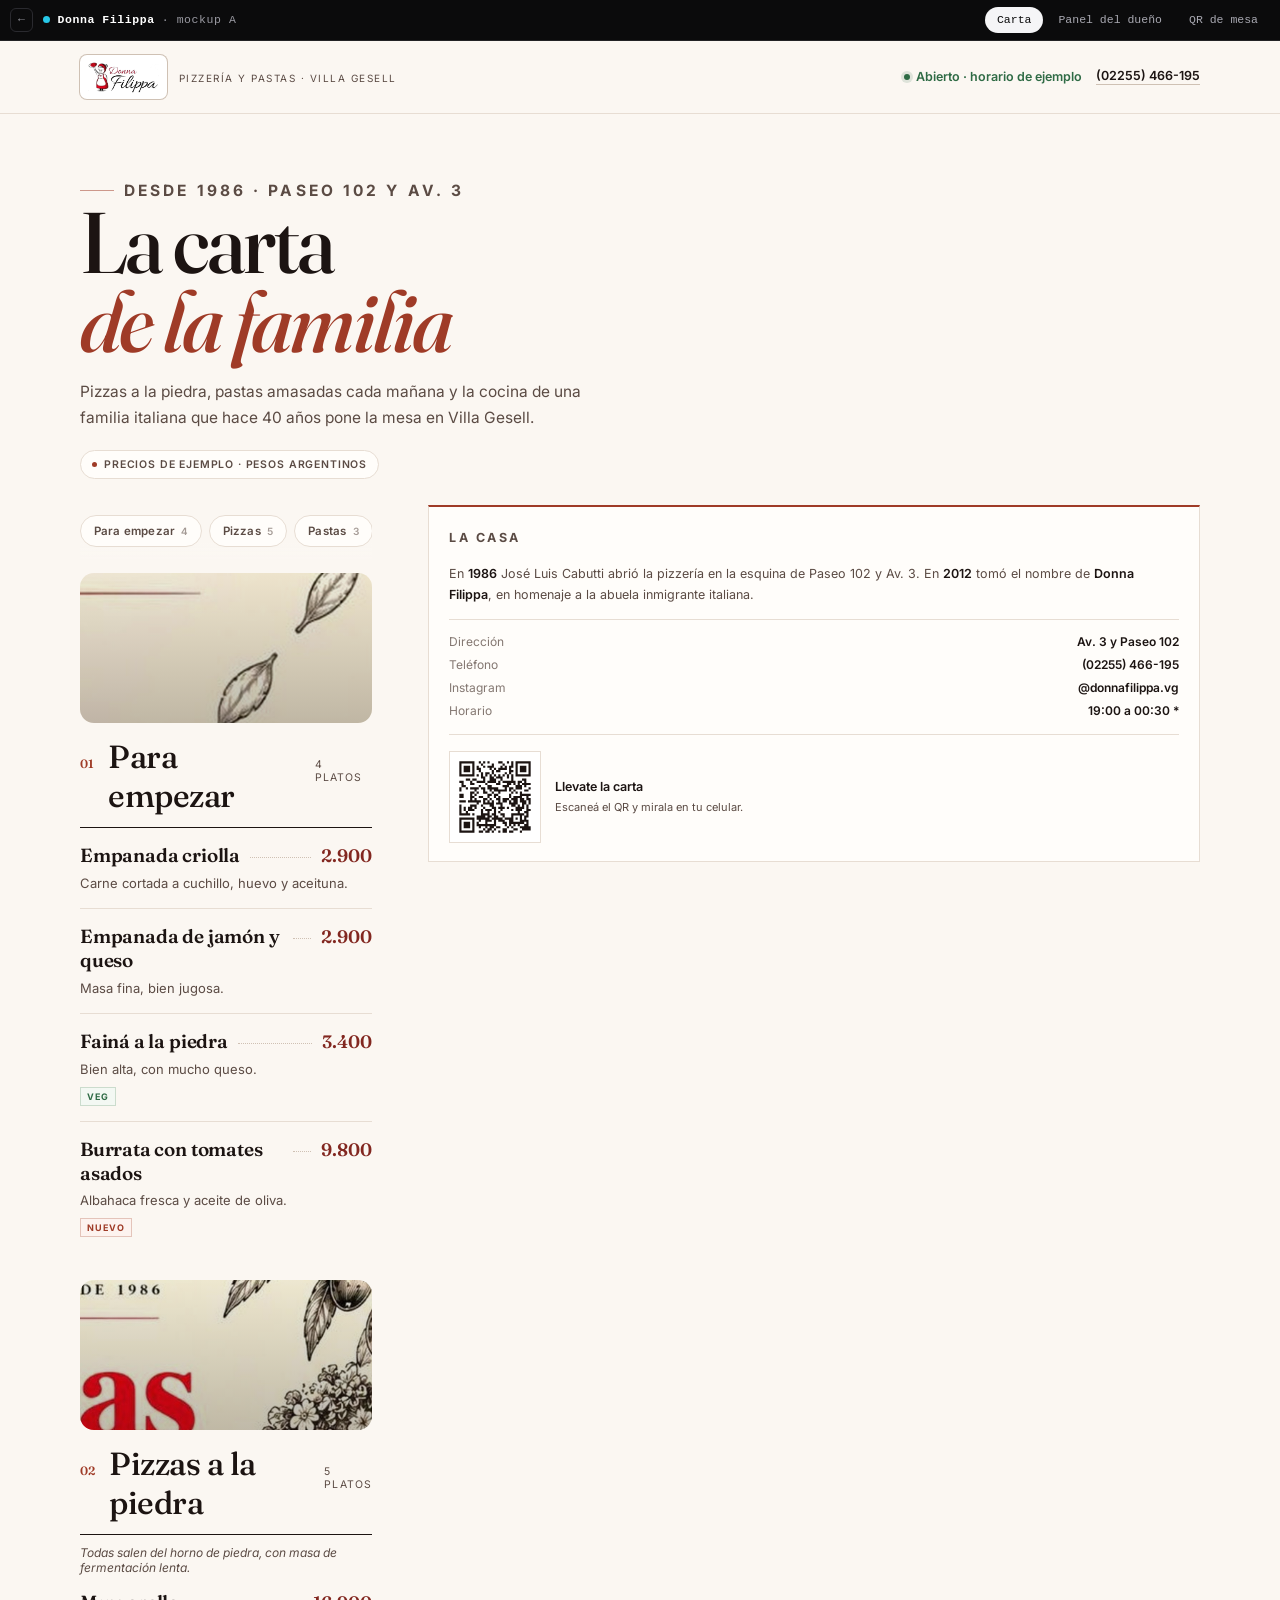
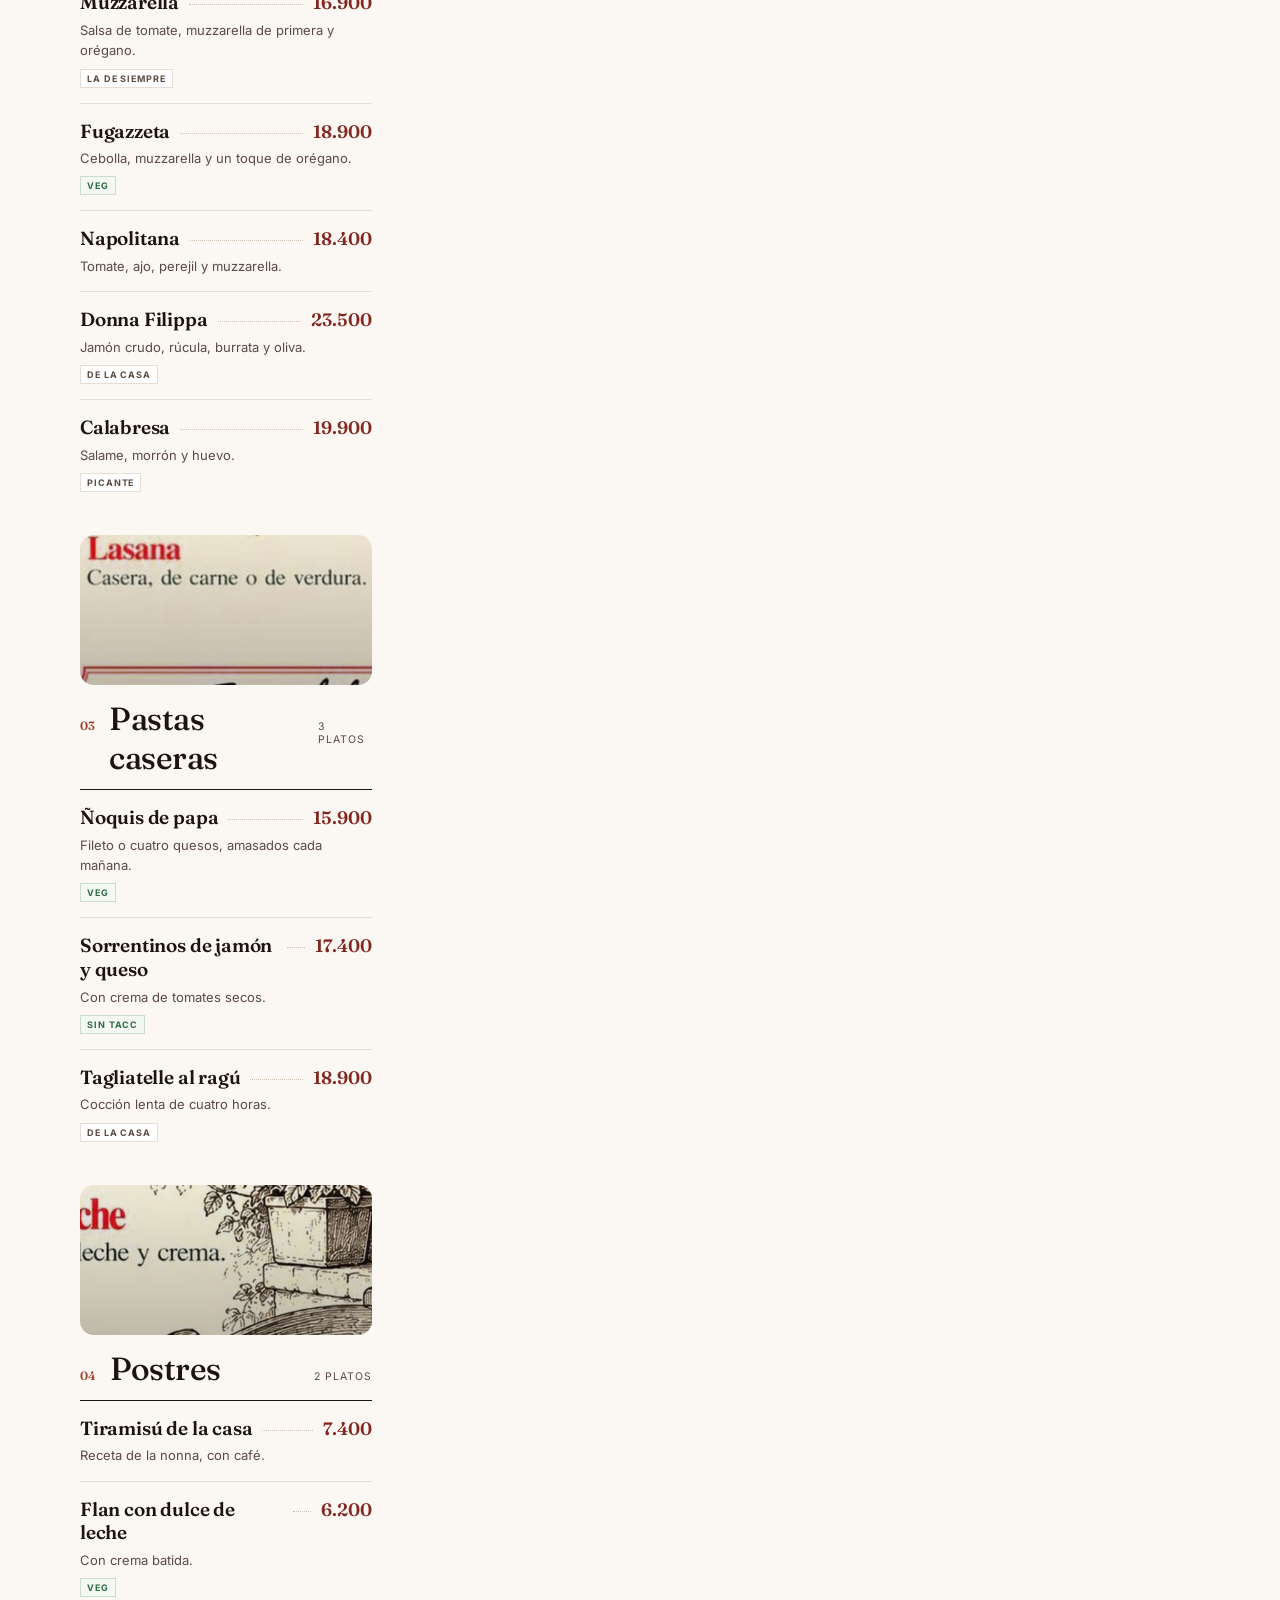
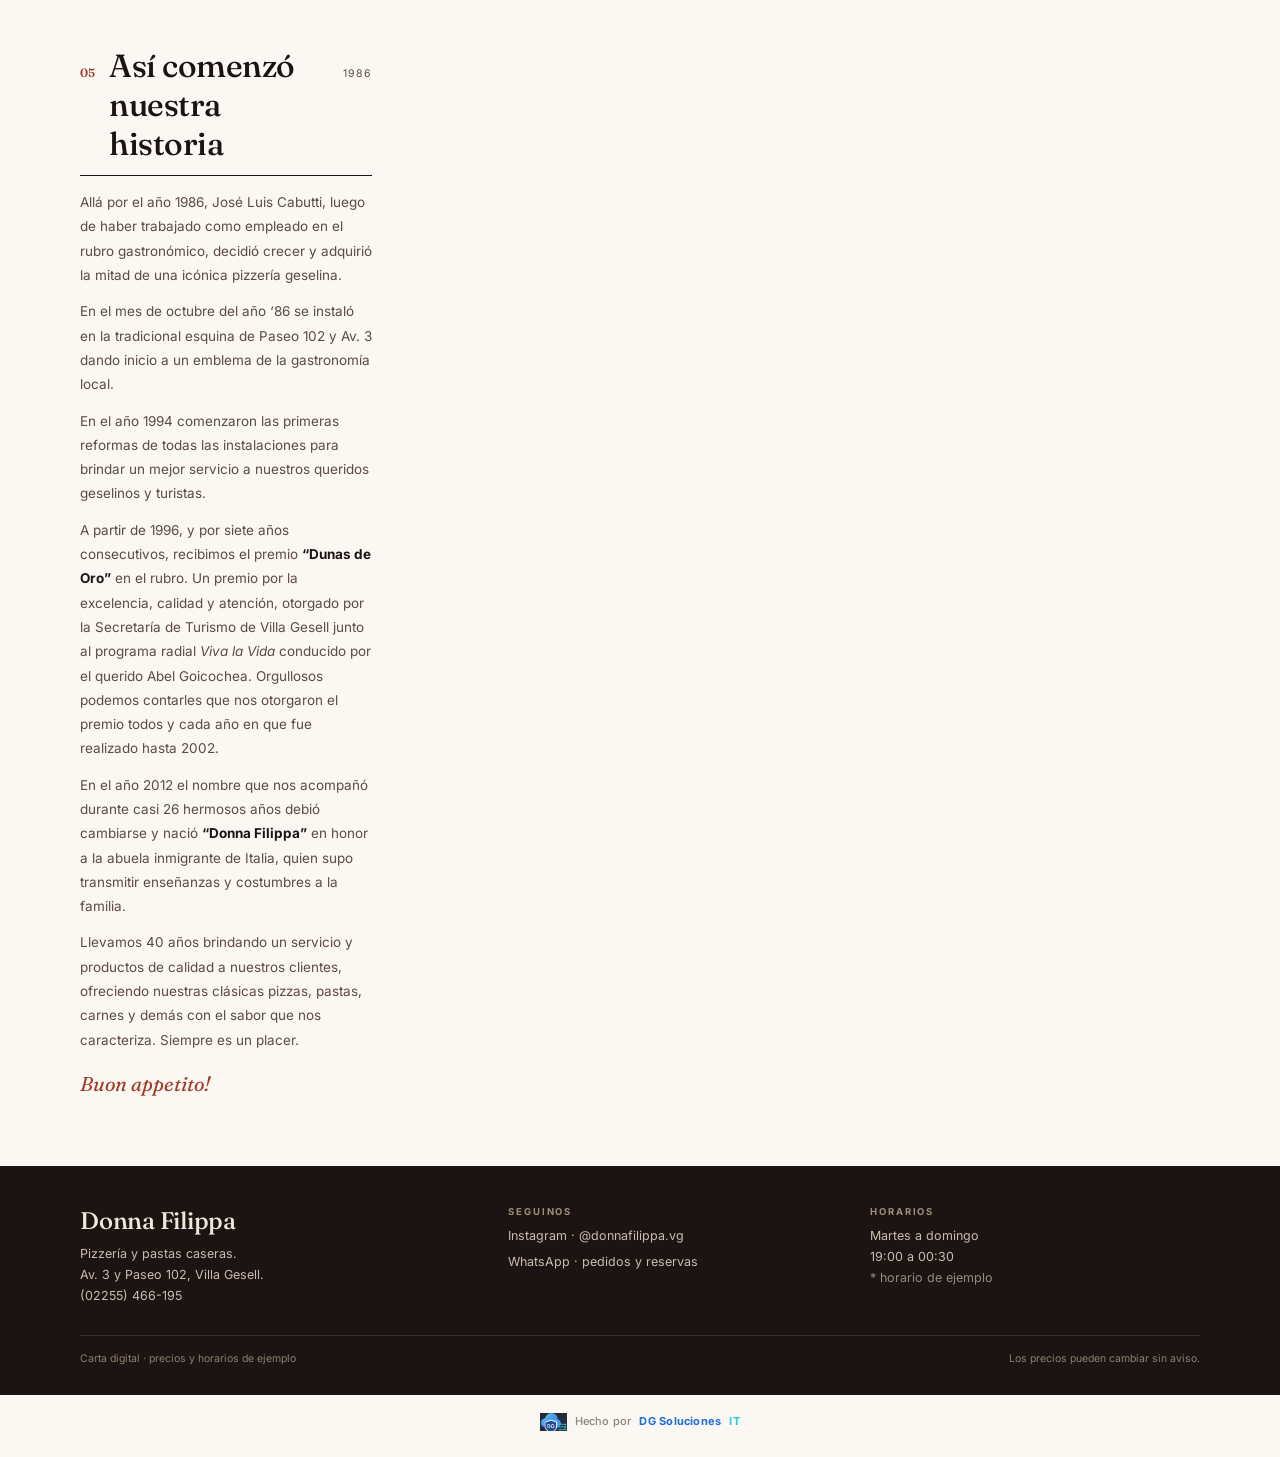
<file: app/mockups/a-trattoria.html>
<!doctype html>
<html lang="es-AR" data-view="carta">
<head>
<meta charset="utf-8">
<meta name="viewport" content="width=device-width, initial-scale=1">
<title>Donna Filippa · Carta — Dirección A · Trattoria</title>
<link rel="preconnect" href="https://fonts.googleapis.com">
<link rel="preconnect" href="https://fonts.gstatic.com" crossorigin>
<link href="https://fonts.googleapis.com/css2?family=Fraunces:opsz,wght@9..144,400;9..144,500;9..144,600&family=Inter:wght@400;500;600;700&display=swap" rel="stylesheet">
<link rel="stylesheet" href="assets/base.css">
<link rel="stylesheet" href="assets/panel.css">
<style>
  :root{
    --crema:#FBF7F2; --papel:#FFFDFA; --tinta:#1C1412; --tinta2:#5B4B44;
    --tera:#9F3B27; --tera2:#822720; --arena:#E7DDD3; --arena2:#CFC1B4;
    --serif:"Fraunces",Georgia,"Times New Roman",serif;
    --sans:Inter,system-ui,-apple-system,sans-serif;
    --qr-bg:#F2EEE7; --qr-acc:#9F3B27; --qr-serif:"Fraunces",Georgia,serif;
  }
  html{scroll-behavior:smooth}
  body{background:var(--crema);color:var(--tinta);font-family:var(--sans);-webkit-font-smoothing:antialiased}
  .wrap{width:min(1120px,100% - 40px);margin-inline:auto}
  a{text-decoration:none}

  /* ---------- top ---------- */
  .top{background:rgba(251,247,242,.92);backdrop-filter:blur(8px);border-bottom:1px solid var(--arena)}
  .top-in{display:flex;align-items:center;gap:16px;padding:14px 0}
  .brand{display:flex;align-items:center;gap:12px;min-width:0}
  .brand img{height:44px;width:auto;border-radius:7px;background:#fff;padding:5px 8px;box-shadow:0 0 0 1px var(--arena2)}
  .brand b{display:block;font-family:var(--serif);font-size:19px;font-weight:600;letter-spacing:-.01em;line-height:1.1}
  .brand small{display:block;font-size:10px;letter-spacing:.15em;text-transform:uppercase;color:var(--tinta2);margin-top:3px}
  .top-meta{margin-left:auto;display:flex;align-items:center;gap:14px;font-size:12.5px;color:var(--tinta2)}
  .open{display:inline-flex;align-items:center;gap:6px;font-weight:600;color:#2F6B45}
  .open i{width:6px;height:6px;border-radius:50%;background:currentColor;box-shadow:0 0 0 3px rgba(47,107,69,.14)}
  .top-meta .tel{font-weight:600;color:var(--tinta);border-bottom:1px solid var(--arena2);padding-bottom:1px}
  @media(max-width:720px){
    .top-meta .open{display:none}
    .brand img{height:35px;padding:4px 6px}
    .brand b{font-size:17px}
  }

  /* ---------- hero ---------- */
  .hero{padding:46px 0 26px;position:relative}
  .kicker{display:flex;align-items:center;gap:10px;margin:0 0 14px;font-size:10.5px;font-weight:700;letter-spacing:.2em;text-transform:uppercase;color:var(--tera)}
  .kicker::before{content:"";width:34px;height:1px;background:var(--tera);opacity:.5}
  h1{margin:0;font-family:var(--serif);font-weight:500;font-size:clamp(46px,8.5vw,86px);line-height:.92;letter-spacing:-.03em}
  h1 em{font-style:italic;color:var(--tera)}
  .hero p{margin:18px 0 0;max-width:54ch;font-size:15.5px;line-height:1.65;color:var(--tinta2)}
  .hero .ejemplo{display:inline-flex;align-items:center;gap:7px;margin-top:20px;padding:7px 11px;border:1px solid var(--arena);border-radius:999px;background:var(--papel);font-size:10.5px;font-weight:600;letter-spacing:.08em;text-transform:uppercase;color:var(--tinta2)}
  .hero .ejemplo i{width:5px;height:5px;border-radius:50%;background:var(--tera)}

  /* ---------- layout ---------- */
  .layout{display:grid;grid-template-columns:1fr;gap:34px;padding-bottom:40px}
  @media(min-width:980px){ .layout{grid-template-columns:292px minmax(0,1fr);gap:56px;padding-bottom:64px} }

  /* ---------- side ---------- */
  .side{order:2;display:flex;flex-direction:column;gap:16px}
  @media(min-width:980px){ .side{order:1;position:sticky;top:56px;align-self:start} }
  .side-card{background:var(--papel);border:1px solid var(--arena);border-top:2px solid var(--tera);padding:20px 20px 18px}
  .side-k{margin:0 0 10px;font-size:9.5px;font-weight:700;letter-spacing:.2em;text-transform:uppercase;color:var(--tera)}
  .side-card p{margin:0 0 14px;font-size:12.5px;line-height:1.7;color:var(--tinta2)}
  .side-card p b{color:var(--tinta);font-weight:600}
  .side-dl{margin:0;display:grid;gap:8px;font-size:12px;color:var(--tinta2);border-top:1px solid var(--arena);padding-top:14px}
  .side-dl div{display:flex;gap:8px;justify-content:space-between}
  .side-dl dt{opacity:.75}
  .side-dl dd{margin:0;font-weight:600;color:var(--tinta);text-align:right}
  .side-qr{display:flex;align-items:center;gap:14px;margin-top:16px;padding-top:16px;border-top:1px solid var(--arena)}
  .side-qr img{width:92px;height:92px;flex:none;border:1px solid var(--arena);padding:5px;background:#fff}
  .side-qr b{display:block;font-size:12.5px;font-weight:600;line-height:1.3}
  .side-qr span{display:block;margin-top:4px;font-size:11px;line-height:1.5;color:var(--tinta2)}

  /* ---------- chips ---------- */
  .chips{position:sticky;top:38px;z-index:20;display:flex;gap:7px;overflow-x:auto;scrollbar-width:none;padding:10px 0 12px;margin:0 0 4px;background:linear-gradient(var(--crema) 70%,rgba(251,247,242,.86));backdrop-filter:blur(6px)}
  .chips::-webkit-scrollbar{display:none}
  .chips a{flex:none;padding:8px 13px;border:1px solid var(--arena);border-radius:999px;font-size:11.5px;font-weight:600;letter-spacing:.02em;color:var(--tinta2);background:var(--papel);transition:border-color .15s,color .15s}
  .chips a:hover,.chips a:focus-visible{border-color:var(--tera);color:var(--tera)}
  .chips a .c{margin-left:6px;font-size:10px;opacity:.55;font-variant-numeric:tabular-nums}

  /* ---------- categorías ---------- */
  .cat{padding-top:28px;scroll-margin-top:104px}
  .cat:first-of-type{padding-top:10px}
  .cat-cover{height:120px; border-radius:14px; margin:0 0 14px; background:#ddd center/cover no-repeat; position:relative; overflow:hidden}
  .cat-cover::after{content:""; position:absolute; inset:0; background:linear-gradient(180deg, rgba(28,20,18,.08), rgba(28,20,18,.28))}
  @media(min-width:760px){ .cat-cover{height:150px} }
  .cat-head{display:flex;align-items:baseline;gap:14px;padding-bottom:12px;border-bottom:1.5px solid var(--tinta)}
  .cat-num{font-family:var(--serif);font-size:12px;font-weight:600;color:var(--tera);font-variant-numeric:tabular-nums}
  .cat-head h2{margin:0;font-family:var(--serif);font-size:clamp(24px,3.4vw,32px);font-weight:500;letter-spacing:-.015em}
  .cat-head .cnt{margin-left:auto;font-size:10.5px;letter-spacing:.1em;text-transform:uppercase;color:var(--tinta2)}
  .cat-note{margin:10px 0 0;font-size:12px;font-style:italic;color:var(--tinta2)}

  .dish{padding:16px 0 15px;border-bottom:1px solid var(--arena)}
  .dish:last-child{border-bottom:0}
  .dish-top{display:flex;align-items:baseline;gap:10px}
  .dish h3{margin:0;font-family:var(--serif);font-size:19px;font-weight:600;letter-spacing:-.01em;line-height:1.25}
  .dots{flex:1;min-width:18px;border-bottom:1px dotted var(--arena2);transform:translateY(-4px)}
  .price{font-family:var(--serif);font-size:18px;font-weight:600;color:var(--tera2);font-variant-numeric:tabular-nums;white-space:nowrap}
  .dish p{margin:5px 0 0;max-width:60ch;font-size:13px;line-height:1.55;color:var(--tinta2)}
  .tags{display:flex;flex-wrap:wrap;gap:6px;margin-top:8px}
  .tags span{font-size:9px;font-weight:700;letter-spacing:.1em;text-transform:uppercase;padding:3px 6px;border:1px solid var(--arena);color:var(--tinta2);background:#fff}
  .tags .veg{color:#2F6B45;border-color:#CBDCCD;background:#F3F8F3}
  .tags .new{color:var(--tera);border-color:#E4C4BA;background:#FDF3EF}

  /* ---------- footer ---------- */
  .foot{background:var(--tinta);color:#EFE6DC;padding:40px 0 30px}
  .foot-in{display:grid;gap:24px}
  @media(min-width:760px){ .foot-in{grid-template-columns:1.2fr 1fr 1fr;gap:32px} }
  .foot h3{margin:0 0 8px;font-family:var(--serif);font-size:24px;font-weight:500;letter-spacing:-.01em}
  .foot p,.foot a{margin:0;font-size:12.5px;line-height:1.7;color:#C9BCB0}
  .foot a:hover{color:#fff}
  .foot .lbl{display:block;margin-bottom:8px;font-size:9.5px;font-weight:700;letter-spacing:.2em;text-transform:uppercase;color:#A08D7E}
  .foot .links{display:grid;gap:5px}
  .foot-rule{border-top:1px solid rgba(255,255,255,.12);margin-top:28px;padding-top:16px;font-size:10.5px;color:#8E7F72;display:flex;gap:10px;flex-wrap:wrap;justify-content:space-between}
  .dg-strip{background:var(--crema)}
</style>
</head>
<body>

<div class="reviewbar">
  <a class="back" href="index.html" title="Volver a las 3 direcciones">←</a>
  <span class="mk"><span class="dot"></span><b>Donna Filippa</b><span>· mockup A</span></span>
  <nav>
    <button data-view="carta" aria-selected="true">Carta</button>
    <button data-view="panel" aria-selected="false">Panel del dueño</button>
    <button data-view="qr" aria-selected="false">QR de mesa</button>
  </nav>
</div>

<!-- ================= CARTA PÚBLICA ================= -->
<main id="carta">

  <header class="top">
    <div class="wrap top-in">
      <a class="brand" href="#carta">
        <img src="img/logo-filippa.png" alt="Donna Filippa">
        <small>Pizzería y pastas · Villa Gesell</small>
      </a>
      <div class="top-meta">
        <span class="open"><i></i>Abierto · horario de ejemplo</span>
        <a class="tel" href="tel:+542255466195">(02255) 466-195</a>
      </div>
    </div>
  </header>

  <section class="hero wrap">
    <p class="kicker">Desde 1986 · Paseo 102 y Av. 3</p>
    <h1>La carta<br><em>de la familia</em></h1>
    <p>Pizzas a la piedra, pastas amasadas cada mañana y la cocina de una familia italiana que hace 40 años pone la mesa en Villa Gesell.</p>
    <span class="ejemplo"><i></i>Precios de ejemplo · pesos argentinos</span>
  </section>

  <div class="wrap layout">
    <aside class="side">
      <div class="side-card">
        <p class="side-k">La casa</p>
        <p>En <b>1986</b> José Luis Cabutti abrió la pizzería en la esquina de Paseo 102 y Av. 3. En <b>2012</b> tomó el nombre de <b>Donna Filippa</b>, en homenaje a la abuela inmigrante italiana.</p>
        <dl class="side-dl">
          <div><dt>Dirección</dt><dd>Av. 3 y Paseo 102</dd></div>
          <div><dt>Teléfono</dt><dd>(02255) 466-195</dd></div>
          <div><dt>Instagram</dt><dd>@donnafilippa.vg</dd></div>
          <div><dt>Horario</dt><dd>19:00 a 00:30 *</dd></div>
        </dl>
        <div class="side-qr">
          <img src="img/qr-carta.svg" alt="QR de la carta">
          <div><b>Llevate la carta</b><span>Escaneá el QR y mirala en tu celular.</span></div>
        </div>
      </div>
    </aside>

    <div class="menu">
      <nav class="chips" aria-label="Categorías">
        <a href="#empezar">Para empezar<span class="c">4</span></a>
        <a href="#pizzas">Pizzas<span class="c">5</span></a>
        <a href="#pastas">Pastas<span class="c">3</span></a>
        <a href="#postres">Postres<span class="c">2</span></a>
        <a href="#historia">Historia</a>
      </nav>

      <section class="cat" id="empezar">
        <div class="cat-cover" style="background-image:url('img/bg/entradas.jpg')" aria-hidden="true"></div>
        <div class="cat-head"><span class="cat-num">01</span><h2>Para empezar</h2><span class="cnt">4 platos</span></div>
        <article class="dish">
          <div class="dish-top"><h3>Empanada criolla</h3><span class="dots"></span><span class="price">2.900</span></div>
          <p>Carne cortada a cuchillo, huevo y aceituna.</p>
        </article>
        <article class="dish">
          <div class="dish-top"><h3>Empanada de jamón y queso</h3><span class="dots"></span><span class="price">2.900</span></div>
          <p>Masa fina, bien jugosa.</p>
        </article>
        <article class="dish">
          <div class="dish-top"><h3>Fainá a la piedra</h3><span class="dots"></span><span class="price">3.400</span></div>
          <p>Bien alta, con mucho queso.</p>
          <div class="tags"><span class="veg">Veg</span></div>
        </article>
        <article class="dish">
          <div class="dish-top"><h3>Burrata con tomates asados</h3><span class="dots"></span><span class="price">9.800</span></div>
          <p>Albahaca fresca y aceite de oliva.</p>
          <div class="tags"><span class="new">Nuevo</span></div>
        </article>
      </section>

      <section class="cat" id="pizzas">
        <div class="cat-cover" style="background-image:url('img/bg/pizzas.jpg')" aria-hidden="true"></div>
        <div class="cat-head"><span class="cat-num">02</span><h2>Pizzas a la piedra</h2><span class="cnt">5 platos</span></div>
        <p class="cat-note">Todas salen del horno de piedra, con masa de fermentación lenta.</p>
        <article class="dish">
          <div class="dish-top"><h3>Muzzarella</h3><span class="dots"></span><span class="price">16.900</span></div>
          <p>Salsa de tomate, muzzarella de primera y orégano.</p>
          <div class="tags"><span>La de siempre</span></div>
        </article>
        <article class="dish">
          <div class="dish-top"><h3>Fugazzeta</h3><span class="dots"></span><span class="price">18.900</span></div>
          <p>Cebolla, muzzarella y un toque de orégano.</p>
          <div class="tags"><span class="veg">Veg</span></div>
        </article>
        <article class="dish">
          <div class="dish-top"><h3>Napolitana</h3><span class="dots"></span><span class="price">18.400</span></div>
          <p>Tomate, ajo, perejil y muzzarella.</p>
        </article>
        <article class="dish">
          <div class="dish-top"><h3>Donna Filippa</h3><span class="dots"></span><span class="price">23.500</span></div>
          <p>Jamón crudo, rúcula, burrata y oliva.</p>
          <div class="tags"><span>De la casa</span></div>
        </article>
        <article class="dish">
          <div class="dish-top"><h3>Calabresa</h3><span class="dots"></span><span class="price">19.900</span></div>
          <p>Salame, morrón y huevo.</p>
          <div class="tags"><span>Picante</span></div>
        </article>
      </section>

      <section class="cat" id="pastas">
        <div class="cat-cover" style="background-image:url('img/bg/pastas.jpg')" aria-hidden="true"></div>
        <div class="cat-head"><span class="cat-num">03</span><h2>Pastas caseras</h2><span class="cnt">3 platos</span></div>
        <article class="dish">
          <div class="dish-top"><h3>Ñoquis de papa</h3><span class="dots"></span><span class="price">15.900</span></div>
          <p>Fileto o cuatro quesos, amasados cada mañana.</p>
          <div class="tags"><span class="veg">Veg</span></div>
        </article>
        <article class="dish">
          <div class="dish-top"><h3>Sorrentinos de jamón y queso</h3><span class="dots"></span><span class="price">17.400</span></div>
          <p>Con crema de tomates secos.</p>
          <div class="tags"><span class="veg">Sin TACC</span></div>
        </article>
        <article class="dish">
          <div class="dish-top"><h3>Tagliatelle al ragú</h3><span class="dots"></span><span class="price">18.900</span></div>
          <p>Cocción lenta de cuatro horas.</p>
          <div class="tags"><span>De la casa</span></div>
        </article>
      </section>

      <section class="cat" id="postres">
        <div class="cat-cover" style="background-image:url('img/bg/postres.jpg')" aria-hidden="true"></div>
        <div class="cat-head"><span class="cat-num">04</span><h2>Postres</h2><span class="cnt">2 platos</span></div>
        <article class="dish">
          <div class="dish-top"><h3>Tiramisú de la casa</h3><span class="dots"></span><span class="price">7.400</span></div>
          <p>Receta de la nonna, con café.</p>
        </article>
        <article class="dish">
          <div class="dish-top"><h3>Flan con dulce de leche</h3><span class="dots"></span><span class="price">6.200</span></div>
          <p>Con crema batida.</p>
          <div class="tags"><span class="veg">Veg</span></div>
        </article>
      </section>

      <section class="cat" id="historia" style="padding-top:34px">
        <div class="cat-head"><span class="cat-num">05</span><h2>Así comenzó nuestra historia</h2><span class="cnt">1986</span></div>
        <div style="margin-top:14px; max-width:66ch; font-size:13.5px; line-height:1.8; color:var(--tinta2)">
          <p style="margin:0 0 12px">Allá por el año 1986, José Luis Cabutti, luego de haber trabajado como empleado en el rubro gastronómico, decidió crecer y adquirió la mitad de una icónica pizzería geselina.</p>
          <p style="margin:0 0 12px">En el mes de octubre del año ‘86 se instaló en la tradicional esquina de Paseo 102 y Av. 3 dando inicio a un emblema de la gastronomía local.</p>
          <p style="margin:0 0 12px">En el año 1994 comenzaron las primeras reformas de todas las instalaciones para brindar un mejor servicio a nuestros queridos geselinos y turistas.</p>
          <p style="margin:0 0 12px">A partir de 1996, y por siete años consecutivos, recibimos el premio <b style="color:var(--tinta)">“Dunas de Oro”</b> en el rubro. Un premio por la excelencia, calidad y atención, otorgado por la Secretaría de Turismo de Villa Gesell junto al programa radial <i>Viva la Vida</i> conducido por el querido Abel Goicochea. Orgullosos podemos contarles que nos otorgaron el premio todos y cada año en que fue realizado hasta 2002.</p>
          <p style="margin:0 0 12px">En el año 2012 el nombre que nos acompañó durante casi 26 hermosos años debió cambiarse y nació <b style="color:var(--tinta)">“Donna Filippa”</b> en honor a la abuela inmigrante de Italia, quien supo transmitir enseñanzas y costumbres a la familia.</p>
          <p style="margin:0 0 12px">Llevamos 40 años brindando un servicio y productos de calidad a nuestros clientes, ofreciendo nuestras clásicas pizzas, pastas, carnes y demás con el sabor que nos caracteriza. Siempre es un placer.</p>
          <p style="margin:14px 0 0; font-family:var(--serif); font-size:20px; font-style:italic; color:var(--tera)">Buon appetito!</p>
        </div>
      </section>
    </div>
  </div>

  <footer class="foot">
    <div class="wrap foot-in">
      <div>
        <h3>Donna Filippa</h3>
        <p>Pizzería y pastas caseras.<br>Av. 3 y Paseo 102, Villa Gesell.<br>(02255) 466-195</p>
      </div>
      <div>
        <span class="lbl">Seguinos</span>
        <div class="links">
          <a href="https://www.instagram.com/donnafilippa.vg/" target="_blank" rel="noopener">Instagram · @donnafilippa.vg</a>
          <a href="https://wa.me/542255466195" target="_blank" rel="noopener">WhatsApp · pedidos y reservas</a>
        </div>
      </div>
      <div>
        <span class="lbl">Horarios</span>
        <p>Martes a domingo<br>19:00 a 00:30<br><span style="opacity:.7">* horario de ejemplo</span></p>
      </div>
    </div>
    <div class="wrap foot-rule">
      <span>Carta digital · precios y horarios de ejemplo</span>
      <span>Los precios pueden cambiar sin aviso.</span>
    </div>
  </footer>
  <div class="dg-strip">
    <div class="dg-credit"><img src="img/dg-logo.png" alt="DG Soluciones IT"> Hecho por <b>DG Soluciones</b> <i>IT</i></div>
  </div>
</main>

<!-- ================= PANEL DEL DUEÑO ================= -->
<div id="panel" data-tpl="a"></div>

<!-- ================= QR DE MESA ================= -->
<section id="qr" class="qr-view">
  <p class="qr-lead">Pieza para la mesa</p>
  <div class="tent">
    <img class="tent-logo" src="img/logo-filippa.png" alt="Donna Filippa">
    <h2>Donna Filippa</h2>
    <p class="tent-sub">Carta digital · Villa Gesell</p>
    <img class="tent-qr" src="img/qr-carta.svg" alt="QR para ver la carta">
    <p class="tent-cta">Escaneá y mirá la carta</p>
    <p class="tent-small">Apuntá la cámara del celular al código.<br>No hace falta descargar nada.</p>
    <span class="tent-url">donnafilippa.vg/carta</span>
    <div class="tent-foot"><img src="img/dg-logo.png" alt=""> Hecho por DG Soluciones IT</div>
  </div>
  <p class="qr-note">Se imprime una vez y dura toda la temporada. Si cambia un precio, cambia la carta, no el QR.</p>
  <div class="dg-credit"><img src="img/dg-logo.png" alt="DG Soluciones IT"> Hecho por <b>DG Soluciones</b> <i>IT</i></div>
</section>

<script src="assets/panel.js"></script>
<script>
  if (location.search.indexOf('embed') > -1) {
    var rb = document.querySelector('.reviewbar');
    if (rb) rb.style.display = 'none';
    document.documentElement.style.setProperty('--top', '0px');
  }
</script>
</body>
</html>
</file>
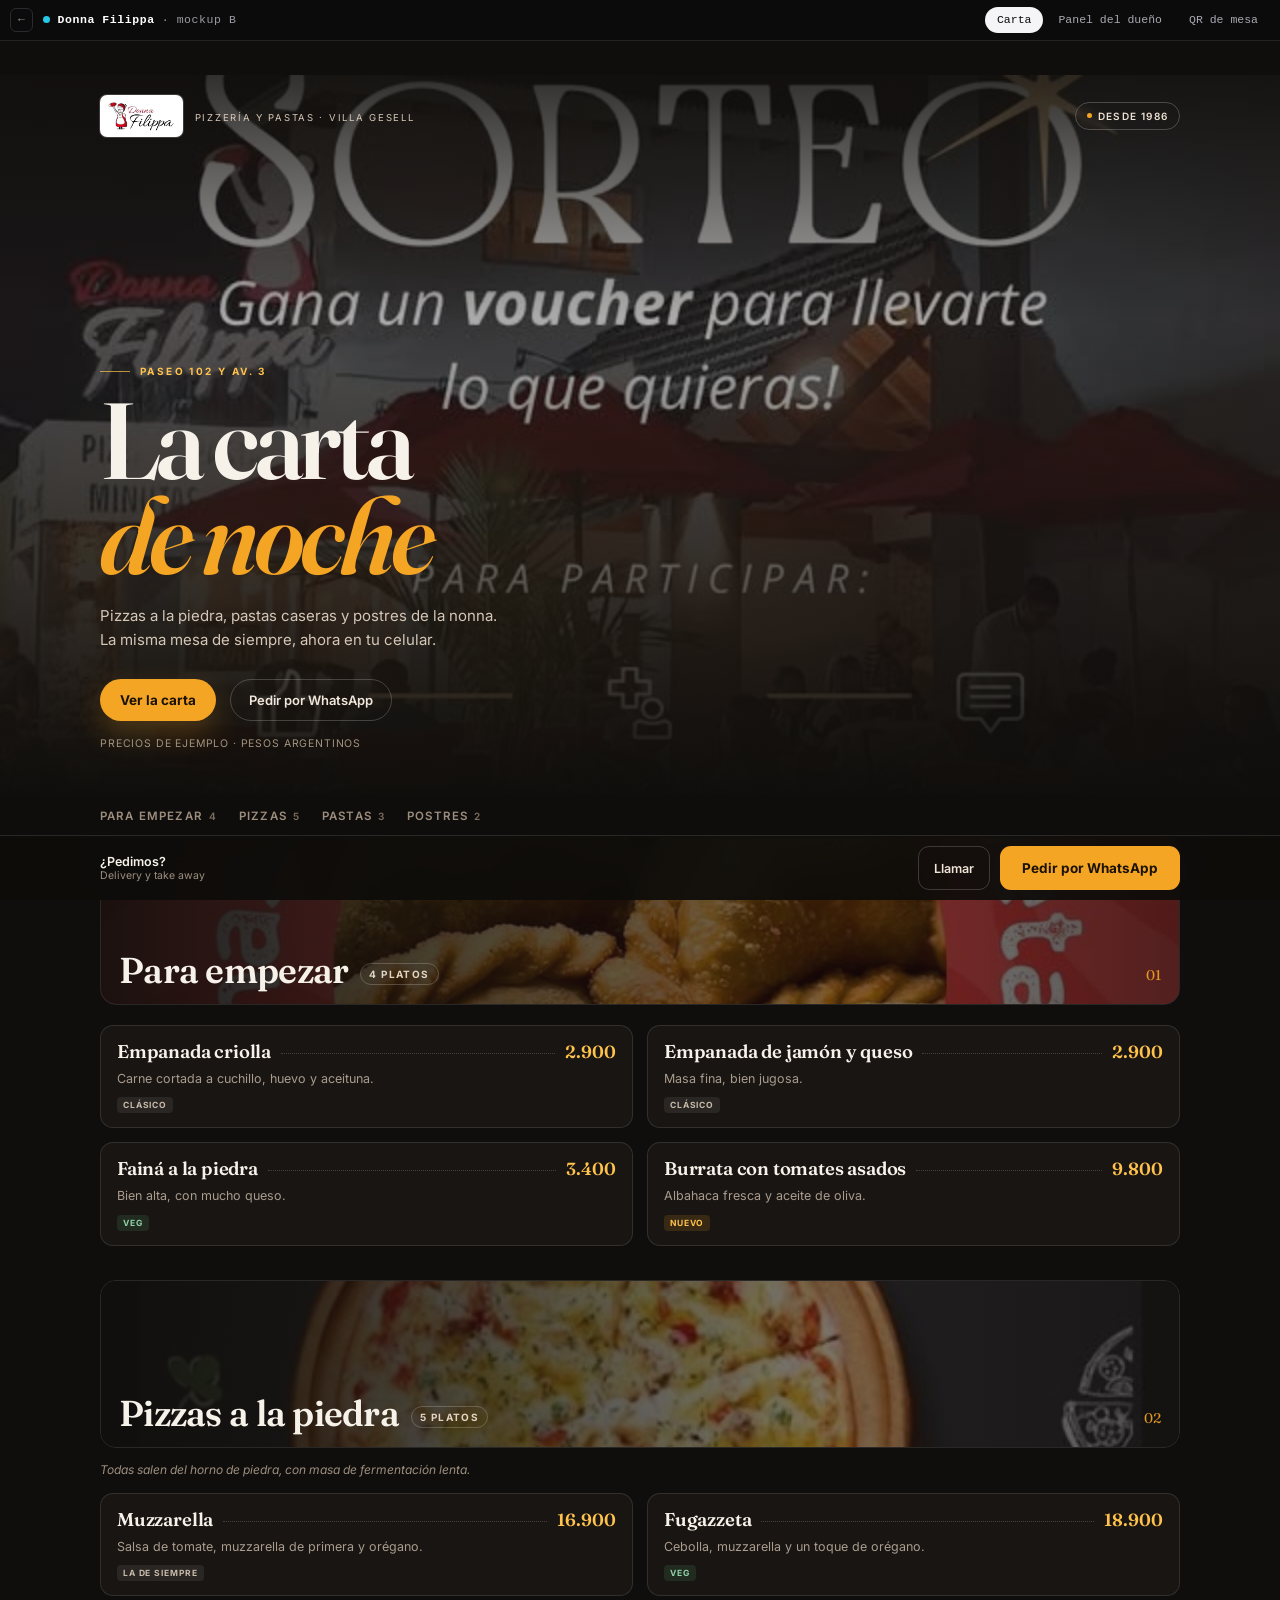
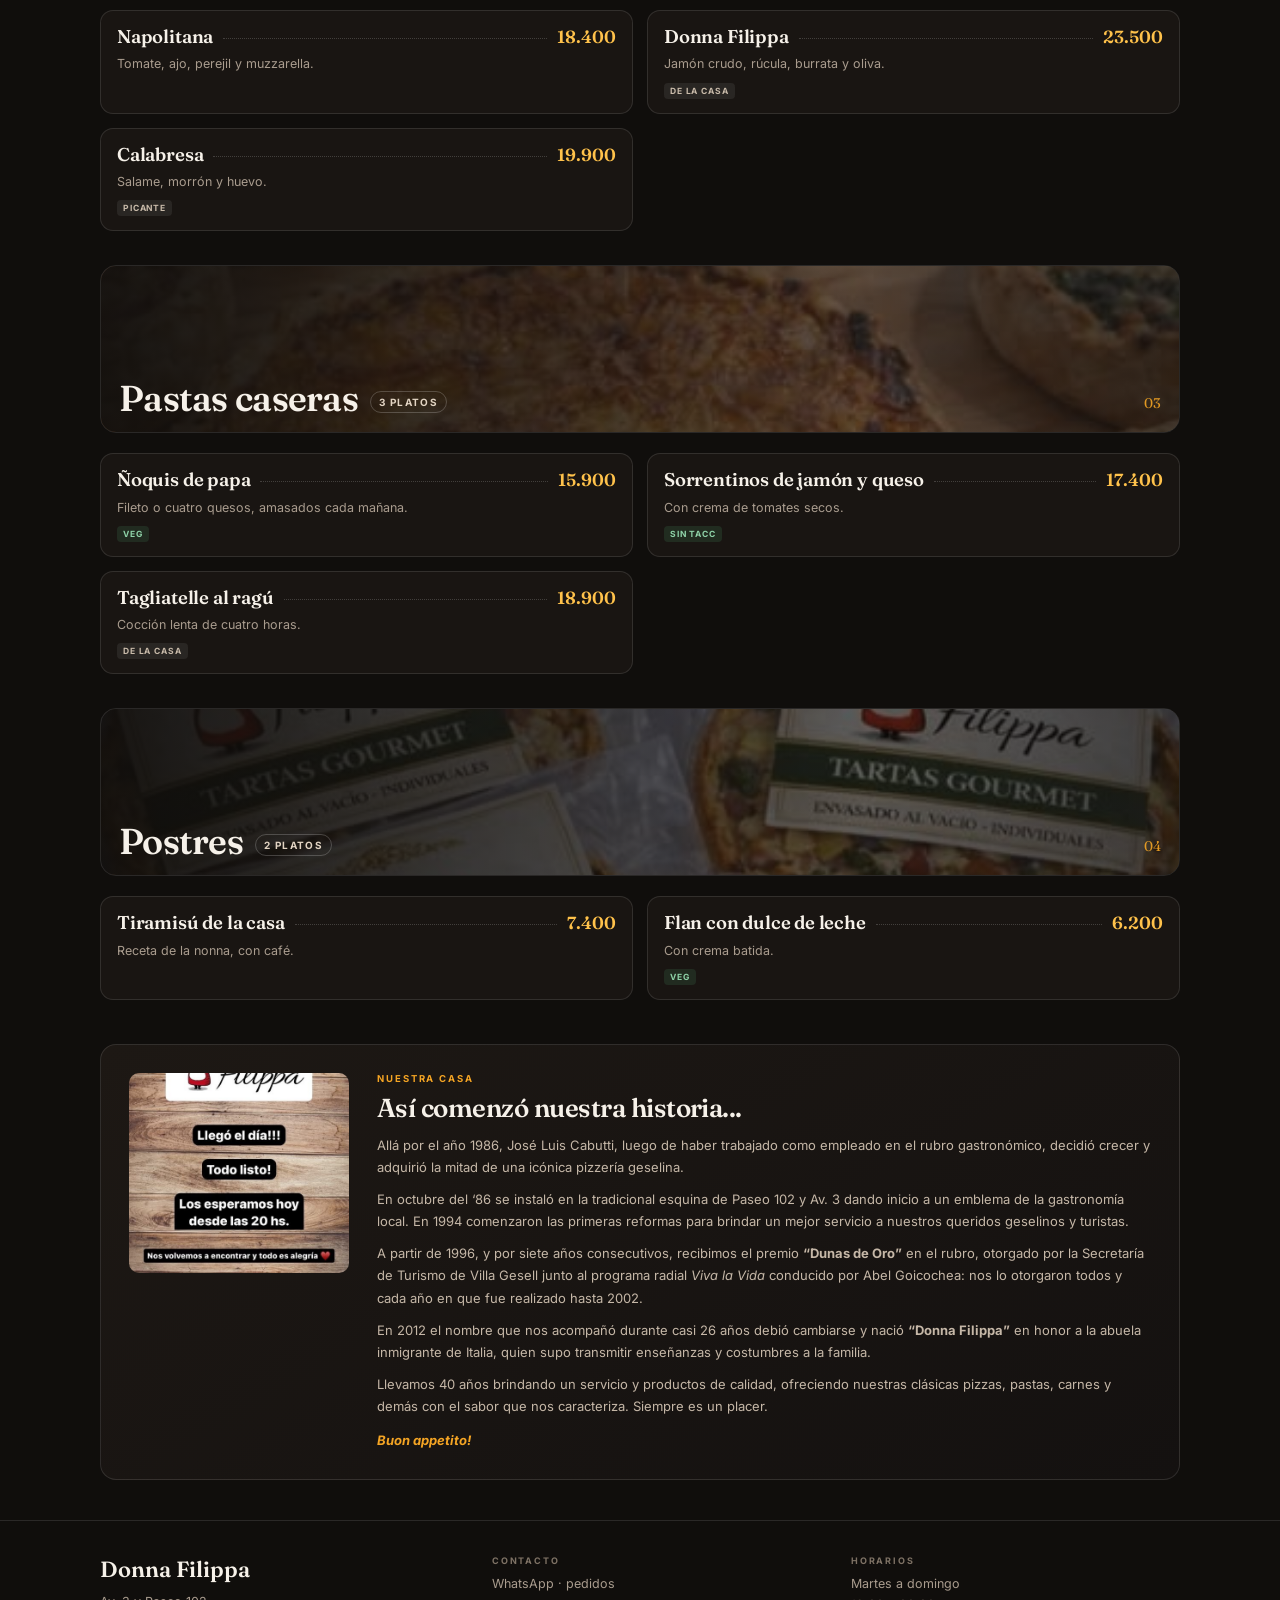
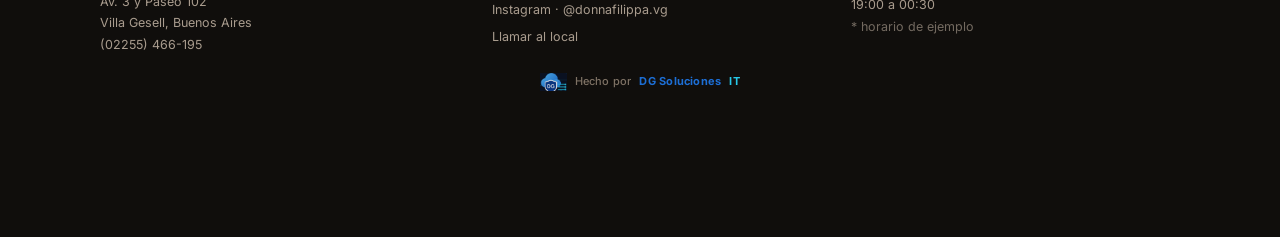
<file: app/mockups/b-noche.html>
<!doctype html>
<html lang="es-AR" data-view="carta">
<head>
<meta charset="utf-8">
<meta name="viewport" content="width=device-width, initial-scale=1">
<title>Donna Filippa · Carta — Dirección B · Noche</title>
<link rel="preconnect" href="https://fonts.googleapis.com">
<link rel="preconnect" href="https://fonts.gstatic.com" crossorigin>
<link href="https://fonts.googleapis.com/css2?family=Fraunces:opsz,wght@9..144,500;9..144,600&family=Inter:wght@400;500;600;700&display=swap" rel="stylesheet">
<link rel="stylesheet" href="assets/base.css">
<link rel="stylesheet" href="assets/panel.css">
<style>
  :root{
    --bg:#100E0C; --bg2:#171310; --card:#191512; --ink:#F6F1E9; --mut:#A99C8E;
    --amber:#F5A524; --amber2:#FFC24B; --line:rgba(255,255,255,.11);
    --serif:"Fraunces",Georgia,serif; --sans:Inter,system-ui,sans-serif;
    --qr-bg:#141110; --qr-acc:#F5A524; --qr-serif:"Fraunces",Georgia,serif;
  }
  html{scroll-behavior:smooth}
  body{background:var(--bg);color:var(--ink);font-family:var(--sans);-webkit-font-smoothing:antialiased}
  .wrap{width:min(1080px,100% - 36px);margin-inline:auto}
  a{text-decoration:none}

  /* ---------- hero ---------- */
  .hero{position:relative;min-height:min(84vh,720px);display:flex;flex-direction:column;overflow:hidden}
  .hero-img{position:absolute;inset:0;width:100%;height:100%;object-fit:cover;filter:saturate(.85) contrast(1.05)}
  .hero-grad{position:absolute;inset:0;background:
    linear-gradient(180deg,rgba(16,14,12,.86) 0%,rgba(16,14,12,.35) 34%,rgba(16,14,12,.72) 74%,var(--bg) 100%),
    radial-gradient(90% 60% at 20% 90%,rgba(245,165,36,.16),transparent 70%)}
  .hero-in{position:relative;z-index:1;display:flex;flex-direction:column;min-height:inherit;padding:20px 0 34px}
  .hero-top{display:flex;align-items:center;gap:12px}
  .hero-top img{height:42px;width:auto;border-radius:7px;background:#fff;padding:5px 8px;box-shadow:0 0 0 1px rgba(255,255,255,.18)}
  .hero-top b{display:block;font-family:var(--serif);font-size:20px;font-weight:600;line-height:1.1}
  .hero-top small{display:block;margin-top:3px;font-size:9.5px;letter-spacing:.18em;text-transform:uppercase;color:#D8C9B8}
  .hero-top .pill{margin-left:auto;display:inline-flex;align-items:center;gap:6px;padding:7px 11px;border:1px solid rgba(255,255,255,.22);border-radius:999px;font-size:10px;font-weight:600;letter-spacing:.12em;text-transform:uppercase;color:#EFE3D4;backdrop-filter:blur(6px)}
  .hero-top .pill i{width:5px;height:5px;border-radius:50%;background:var(--amber)}
  .hero-body{margin-top:auto;padding-top:60px}
  .hero-kicker{display:flex;align-items:center;gap:10px;margin:0 0 16px;font-size:10px;font-weight:700;letter-spacing:.24em;text-transform:uppercase;color:var(--amber2)}
  .hero-kicker::before{content:"";width:30px;height:1px;background:currentColor;opacity:.7}
  h1{margin:0;font-family:var(--serif);font-weight:600;font-size:clamp(52px,10vw,108px);line-height:.88;letter-spacing:-.04em;text-wrap:balance}
  h1 em{font-style:italic;color:var(--amber)}
  .hero-sub{max-width:46ch;margin:20px 0 0;font-size:15px;line-height:1.65;color:#D5C7B7}
  .hero-foot{display:flex;align-items:center;gap:14px;flex-wrap:wrap;margin-top:26px}
  .btn-amber{display:inline-flex;align-items:center;gap:8px;padding:13px 20px;border-radius:999px;background:var(--amber);color:#1A1206;font-weight:700;font-size:13.5px;box-shadow:0 12px 30px rgba(245,165,36,.25)}
  .btn-amber:hover{background:var(--amber2)}
  .btn-ghost{display:inline-flex;align-items:center;gap:8px;padding:12px 18px;border-radius:999px;border:1px solid rgba(255,255,255,.2);color:#F1E7DA;font-weight:600;font-size:13px}
  .btn-ghost:hover{border-color:rgba(255,255,255,.4)}
  .hero-note{font-size:10.5px;letter-spacing:.08em;text-transform:uppercase;color:#A2937F}

  /* ---------- tabs ---------- */
  .tabs{position:sticky;top:38px;z-index:30;background:rgba(16,14,12,.9);backdrop-filter:blur(12px);border-bottom:1px solid var(--line)}
  .tabs-in{display:flex;gap:22px;overflow-x:auto;scrollbar-width:none}
  .tabs-in::-webkit-scrollbar{display:none}
  .tabs a{position:relative;flex:none;padding:14px 0 13px;font-size:11.5px;font-weight:600;letter-spacing:.1em;text-transform:uppercase;color:#9C8E7F}
  .tabs a:hover,.tabs a:focus-visible{color:#F6F1E9}
  .tabs a .c{margin-left:6px;color:#7B6F62;font-size:10px}
  .tabs a::after{content:"";position:absolute;left:0;right:0;bottom:-1px;height:2px;background:var(--amber);opacity:0;transition:opacity .15s}
  .tabs a:hover::after{opacity:.5}

  /* ---------- secciones ---------- */
  main{padding:34px 0 0}
  .cat{padding:0 0 34px;scroll-margin-top:96px}
  .cat-banner{position:relative;height:168px;border-radius:16px;overflow:hidden;margin-bottom:20px;border:1px solid var(--line)}
  .cat-banner img{width:100%;height:100%;object-fit:cover;opacity:.62}
  .cat-banner::after{content:"";position:absolute;inset:0;background:linear-gradient(90deg,rgba(16,14,12,.92),rgba(16,14,12,.25) 70%,rgba(16,14,12,.55))}
  .cat-banner .in{position:absolute;inset:auto 18px 16px;z-index:1;display:flex;align-items:flex-end;gap:12px}
  .cat-banner h2{margin:0;font-family:var(--serif);font-size:clamp(26px,4vw,36px);font-weight:600;letter-spacing:-.02em;line-height:1}
  .cat-banner .n{font-size:10px;font-weight:700;letter-spacing:.14em;text-transform:uppercase;color:#E2D4C3;padding:4px 8px;border:1px solid rgba(255,255,255,.2);border-radius:999px;margin-bottom:3px}
  .cat-banner .num{margin-left:auto;font-family:var(--serif);font-size:14px;color:var(--amber);opacity:.9;margin-bottom:4px}
  @media(max-width:600px){ .cat-banner{height:132px} }

  .grid{display:grid;gap:12px}
  @media(min-width:760px){ .grid{grid-template-columns:1fr 1fr;gap:14px} }

  .dish{background:var(--card);border:1px solid var(--line);border-radius:13px;padding:15px 16px 14px;transition:border-color .16s,background .16s}
  .dish:hover{border-color:rgba(245,165,36,.35);background:#1D1814}
  .dish-top{display:flex;align-items:baseline;gap:10px}
  .dish h3{margin:0;font-family:var(--serif);font-size:18.5px;font-weight:600;letter-spacing:-.01em;line-height:1.2}
  .dish .dots{flex:1;min-width:14px;border-bottom:1px dotted rgba(255,255,255,.18);transform:translateY(-4px)}
  .dish .price{font-family:var(--serif);font-size:17.5px;font-weight:600;color:var(--amber2);font-variant-numeric:tabular-nums;white-space:nowrap}
  .dish p{margin:6px 0 0;font-size:12.5px;line-height:1.55;color:var(--mut)}
  .dish .tags{display:flex;gap:6px;flex-wrap:wrap;margin-top:9px}
  .dish .tags span{font-size:8.5px;font-weight:700;letter-spacing:.1em;text-transform:uppercase;padding:3px 6px;border-radius:4px;background:rgba(255,255,255,.07);color:#C9BBAA}
  .dish .tags .veg{background:rgba(84,180,120,.14);color:#8FD3A8}
  .dish .tags .new{background:rgba(245,165,36,.14);color:var(--amber2)}
  .cat-note{margin:-6px 0 16px;font-size:12px;font-style:italic;color:#9C8E7F}

  /* ---------- historia ---------- */
  .hist{display:grid;gap:18px;margin:10px 0 40px;padding:24px;border-radius:16px;background:linear-gradient(150deg,#1D1814,#141110);border:1px solid var(--line)}
  @media(min-width:820px){ .hist{grid-template-columns:220px 1fr;align-items:center;gap:28px;padding:28px} }
  .hist img{width:100%;height:200px;object-fit:cover;border-radius:10px;filter:saturate(.8)}
  @media(max-width:819px){ .hist img{height:160px} }
  .hist .lbl{display:block;margin-bottom:8px;font-size:9.5px;font-weight:700;letter-spacing:.2em;text-transform:uppercase;color:var(--amber)}
  .hist h3{margin:0 0 10px;font-family:var(--serif);font-size:26px;font-weight:600;letter-spacing:-.02em}
  .hist p{margin:0;font-size:13px;line-height:1.7;color:#C5B7A7}

  /* ---------- footer ---------- */
  .foot{padding:34px 0 120px;border-top:1px solid var(--line)}
  .foot-in{display:grid;gap:22px}
  @media(min-width:760px){ .foot-in{grid-template-columns:1.1fr 1fr 1fr;gap:30px} }
  .foot h4{margin:0 0 8px;font-family:var(--serif);font-size:22px;font-weight:600}
  .foot p,.foot a{margin:0;font-size:12.5px;line-height:1.7;color:#A99C8E}
  .foot a:hover{color:var(--amber2)}
  .foot .lbl{display:block;margin-bottom:7px;font-size:9px;font-weight:700;letter-spacing:.2em;text-transform:uppercase;color:#7E7265}
  .foot .links{display:grid;gap:5px}
  .dg-credit{color:#7E7265}

  /* ---------- barra fija ---------- */
  .bar{position:fixed;left:0;right:0;bottom:0;z-index:40;background:rgba(14,12,10,.92);backdrop-filter:blur(14px);border-top:1px solid var(--line);padding:10px 14px calc(10px + env(safe-area-inset-bottom))}
  .bar-in{display:flex;align-items:center;gap:10px;width:min(1080px,100%);margin-inline:auto}
  .bar .who{display:none;min-width:0}
  .bar .who b{display:block;font-size:12.5px;font-weight:600}
  .bar .who small{display:block;font-size:10.5px;color:#9C8E7F}
  .bar .call{display:inline-flex;align-items:center;justify-content:center;gap:7px;height:44px;padding:0 15px;border-radius:11px;border:1px solid rgba(255,255,255,.18);color:#EFE4D6;font-weight:600;font-size:12.5px;flex:none}
  .bar .go{flex:1;display:inline-flex;align-items:center;justify-content:center;gap:8px;height:44px;border-radius:11px;background:var(--amber);color:#1A1206;font-weight:700;font-size:13.5px}
  .bar .go:hover{background:var(--amber2)}
  @media(min-width:640px){ .bar .who{display:block;margin-right:auto} .bar .go{flex:none;padding:0 22px} }
</style>
</head>
<body>

<div class="reviewbar">
  <a class="back" href="index.html" title="Volver a las 3 direcciones">←</a>
  <span class="mk"><span class="dot"></span><b>Donna Filippa</b><span>· mockup B</span></span>
  <nav>
    <button data-view="carta" aria-selected="true">Carta</button>
    <button data-view="panel" aria-selected="false">Panel del dueño</button>
    <button data-view="qr" aria-selected="false">QR de mesa</button>
  </nav>
</div>

<main id="carta">

  <header class="hero">
    <img class="hero-img" src="img/plato.jpg" alt="">
    <div class="hero-grad"></div>
    <div class="hero-in wrap">
      <div class="hero-top">
        <img src="img/logo-filippa.png" alt="Donna Filippa">
        <div><small>Pizzería y pastas · Villa Gesell</small></div>
        <span class="pill"><i></i>Desde 1986</span>
      </div>
      <div class="hero-body">
        <p class="hero-kicker">Paseo 102 y Av. 3</p>
        <h1>La carta<br><em>de noche</em></h1>
        <p class="hero-sub">Pizzas a la piedra, pastas caseras y postres de la nonna. La misma mesa de siempre, ahora en tu celular.</p>
        <div class="hero-foot">
          <a class="btn-amber" href="#pizzas">Ver la carta</a>
          <a class="btn-ghost" href="https://wa.me/542255466195" target="_blank" rel="noopener">Pedir por WhatsApp</a>
        </div>
        <p class="hero-note" style="margin-top:16px">Precios de ejemplo · pesos argentinos</p>
      </div>
    </div>
  </header>

  <nav class="tabs" aria-label="Categorías">
    <div class="tabs-in wrap">
      <a href="#empezar">Para empezar<span class="c">4</span></a>
      <a href="#pizzas">Pizzas<span class="c">5</span></a>
      <a href="#pastas">Pastas<span class="c">3</span></a>
      <a href="#postres">Postres<span class="c">2</span></a>
    </div>
  </nav>

  <div class="wrap">

    <section class="cat" id="empezar">
      <div class="cat-banner">
        <img src="img/empanadas.jpg" alt="">
        <div class="in"><h2>Para empezar</h2><span class="n">4 platos</span><span class="num">01</span></div>
      </div>
      <div class="grid">
        <article class="dish">
          <div class="dish-top"><h3>Empanada criolla</h3><span class="dots"></span><span class="price">2.900</span></div>
          <p>Carne cortada a cuchillo, huevo y aceituna.</p>
          <div class="tags"><span>Clásico</span></div>
        </article>
        <article class="dish">
          <div class="dish-top"><h3>Empanada de jamón y queso</h3><span class="dots"></span><span class="price">2.900</span></div>
          <p>Masa fina, bien jugosa.</p>
          <div class="tags"><span>Clásico</span></div>
        </article>
        <article class="dish">
          <div class="dish-top"><h3>Fainá a la piedra</h3><span class="dots"></span><span class="price">3.400</span></div>
          <p>Bien alta, con mucho queso.</p>
          <div class="tags"><span class="veg">Veg</span></div>
        </article>
        <article class="dish">
          <div class="dish-top"><h3>Burrata con tomates asados</h3><span class="dots"></span><span class="price">9.800</span></div>
          <p>Albahaca fresca y aceite de oliva.</p>
          <div class="tags"><span class="new">Nuevo</span></div>
        </article>
      </div>
    </section>

    <section class="cat" id="pizzas">
      <div class="cat-banner">
        <img src="img/pizza.jpg" alt="">
        <div class="in"><h2>Pizzas a la piedra</h2><span class="n">5 platos</span><span class="num">02</span></div>
      </div>
      <p class="cat-note">Todas salen del horno de piedra, con masa de fermentación lenta.</p>
      <div class="grid">
        <article class="dish">
          <div class="dish-top"><h3>Muzzarella</h3><span class="dots"></span><span class="price">16.900</span></div>
          <p>Salsa de tomate, muzzarella de primera y orégano.</p>
          <div class="tags"><span>La de siempre</span></div>
        </article>
        <article class="dish">
          <div class="dish-top"><h3>Fugazzeta</h3><span class="dots"></span><span class="price">18.900</span></div>
          <p>Cebolla, muzzarella y un toque de orégano.</p>
          <div class="tags"><span class="veg">Veg</span></div>
        </article>
        <article class="dish">
          <div class="dish-top"><h3>Napolitana</h3><span class="dots"></span><span class="price">18.400</span></div>
          <p>Tomate, ajo, perejil y muzzarella.</p>
        </article>
        <article class="dish">
          <div class="dish-top"><h3>Donna Filippa</h3><span class="dots"></span><span class="price">23.500</span></div>
          <p>Jamón crudo, rúcula, burrata y oliva.</p>
          <div class="tags"><span>De la casa</span></div>
        </article>
        <article class="dish">
          <div class="dish-top"><h3>Calabresa</h3><span class="dots"></span><span class="price">19.900</span></div>
          <p>Salame, morrón y huevo.</p>
          <div class="tags"><span>Picante</span></div>
        </article>
      </div>
    </section>

    <section class="cat" id="pastas">
      <div class="cat-banner">
        <img src="img/pasta-sintacc.jpg" alt="">
        <div class="in"><h2>Pastas caseras</h2><span class="n">3 platos</span><span class="num">03</span></div>
      </div>
      <div class="grid">
        <article class="dish">
          <div class="dish-top"><h3>Ñoquis de papa</h3><span class="dots"></span><span class="price">15.900</span></div>
          <p>Fileto o cuatro quesos, amasados cada mañana.</p>
          <div class="tags"><span class="veg">Veg</span></div>
        </article>
        <article class="dish">
          <div class="dish-top"><h3>Sorrentinos de jamón y queso</h3><span class="dots"></span><span class="price">17.400</span></div>
          <p>Con crema de tomates secos.</p>
          <div class="tags"><span class="veg">Sin TACC</span></div>
        </article>
        <article class="dish">
          <div class="dish-top"><h3>Tagliatelle al ragú</h3><span class="dots"></span><span class="price">18.900</span></div>
          <p>Cocción lenta de cuatro horas.</p>
          <div class="tags"><span>De la casa</span></div>
        </article>
      </div>
    </section>

    <section class="cat" id="postres">
      <div class="cat-banner">
        <img src="img/tartas.jpg" alt="">
        <div class="in"><h2>Postres</h2><span class="n">2 platos</span><span class="num">04</span></div>
      </div>
      <div class="grid">
        <article class="dish">
          <div class="dish-top"><h3>Tiramisú de la casa</h3><span class="dots"></span><span class="price">7.400</span></div>
          <p>Receta de la nonna, con café.</p>
        </article>
        <article class="dish">
          <div class="dish-top"><h3>Flan con dulce de leche</h3><span class="dots"></span><span class="price">6.200</span></div>
          <p>Con crema batida.</p>
          <div class="tags"><span class="veg">Veg</span></div>
        </article>
      </div>
    </section>

    <section class="hist" id="historia" style="align-items:flex-start">
      <img src="img/historia.jpg" alt="">
      <div>
        <span class="lbl">Nuestra casa</span>
        <h3>Así comenzó nuestra historia...</h3>
        <p style="margin:0 0 10px">Allá por el año 1986, José Luis Cabutti, luego de haber trabajado como empleado en el rubro gastronómico, decidió crecer y adquirió la mitad de una icónica pizzería geselina.</p>
        <p style="margin:0 0 10px">En octubre del ‘86 se instaló en la tradicional esquina de Paseo 102 y Av. 3 dando inicio a un emblema de la gastronomía local. En 1994 comenzaron las primeras reformas para brindar un mejor servicio a nuestros queridos geselinos y turistas.</p>
        <p style="margin:0 0 10px">A partir de 1996, y por siete años consecutivos, recibimos el premio <b>“Dunas de Oro”</b> en el rubro, otorgado por la Secretaría de Turismo de Villa Gesell junto al programa radial <i>Viva la Vida</i> conducido por Abel Goicochea: nos lo otorgaron todos y cada año en que fue realizado hasta 2002.</p>
        <p style="margin:0 0 10px">En 2012 el nombre que nos acompañó durante casi 26 años debió cambiarse y nació <b>“Donna Filippa”</b> en honor a la abuela inmigrante de Italia, quien supo transmitir enseñanzas y costumbres a la familia.</p>
        <p style="margin:0 0 10px">Llevamos 40 años brindando un servicio y productos de calidad, ofreciendo nuestras clásicas pizzas, pastas, carnes y demás con el sabor que nos caracteriza. Siempre es un placer.</p>
        <p style="margin:12px 0 0; font-style:italic; color:var(--acento, #F5A524)"><b>Buon appetito!</b></p>
      </div>
    </section>
  </div>

  <footer class="foot">
    <div class="wrap foot-in">
      <div>
        <h4>Donna Filippa</h4>
        <p>Av. 3 y Paseo 102<br>Villa Gesell, Buenos Aires<br>(02255) 466-195</p>
      </div>
      <div>
        <span class="lbl">Contacto</span>
        <div class="links">
          <a href="https://wa.me/542255466195" target="_blank" rel="noopener">WhatsApp · pedidos</a>
          <a href="https://www.instagram.com/donnafilippa.vg/" target="_blank" rel="noopener">Instagram · @donnafilippa.vg</a>
          <a href="tel:+542255466195">Llamar al local</a>
        </div>
      </div>
      <div>
        <span class="lbl">Horarios</span>
        <p>Martes a domingo<br>19:00 a 00:30<br><span style="opacity:.65">* horario de ejemplo</span></p>
      </div>
    </div>
    <div class="dg-credit"><img src="img/dg-logo.png" alt="DG Soluciones IT"> Hecho por <b>DG Soluciones</b> <i>IT</i></div>
  </footer>

  <div class="bar">
    <div class="bar-in">
      <div class="who"><b>¿Pedimos?</b><small>Delivery y take away</small></div>
      <a class="call" href="tel:+542255466195">Llamar</a>
      <a class="go" href="https://wa.me/542255466195" target="_blank" rel="noopener">Pedir por WhatsApp</a>
    </div>
  </div>
</main>

<div id="panel" data-tpl="b"></div>

<section id="qr" class="qr-view">
  <p class="qr-lead">Pieza para la mesa</p>
  <div class="tent">
    <img class="tent-logo" src="img/logo-filippa.png" alt="Donna Filippa">
    <h2>Donna Filippa</h2>
    <p class="tent-sub">Carta digital · Villa Gesell</p>
    <img class="tent-qr" src="img/qr-carta.svg" alt="QR para ver la carta">
    <p class="tent-cta">Escaneá y mirá la carta</p>
    <p class="tent-small">Apuntá la cámara del celular al código.<br>No hace falta descargar nada.</p>
    <span class="tent-url">donnafilippa.vg/carta</span>
    <div class="tent-foot"><img src="img/dg-logo.png" alt=""> Hecho por DG Soluciones IT</div>
  </div>
  <p class="qr-note">Se imprime una vez y dura toda la temporada. Si cambia un precio, cambia la carta, no el QR.</p>
  <div class="dg-credit"><img src="img/dg-logo.png" alt="DG Soluciones IT"> Hecho por <b>DG Soluciones</b> <i>IT</i></div>
</section>

<script src="assets/panel.js"></script>
<script>
  if (location.search.indexOf('embed') > -1) {
    var rb = document.querySelector('.reviewbar');
    if (rb) rb.style.display = 'none';
  }
</script>
</body>
</html>
</file>
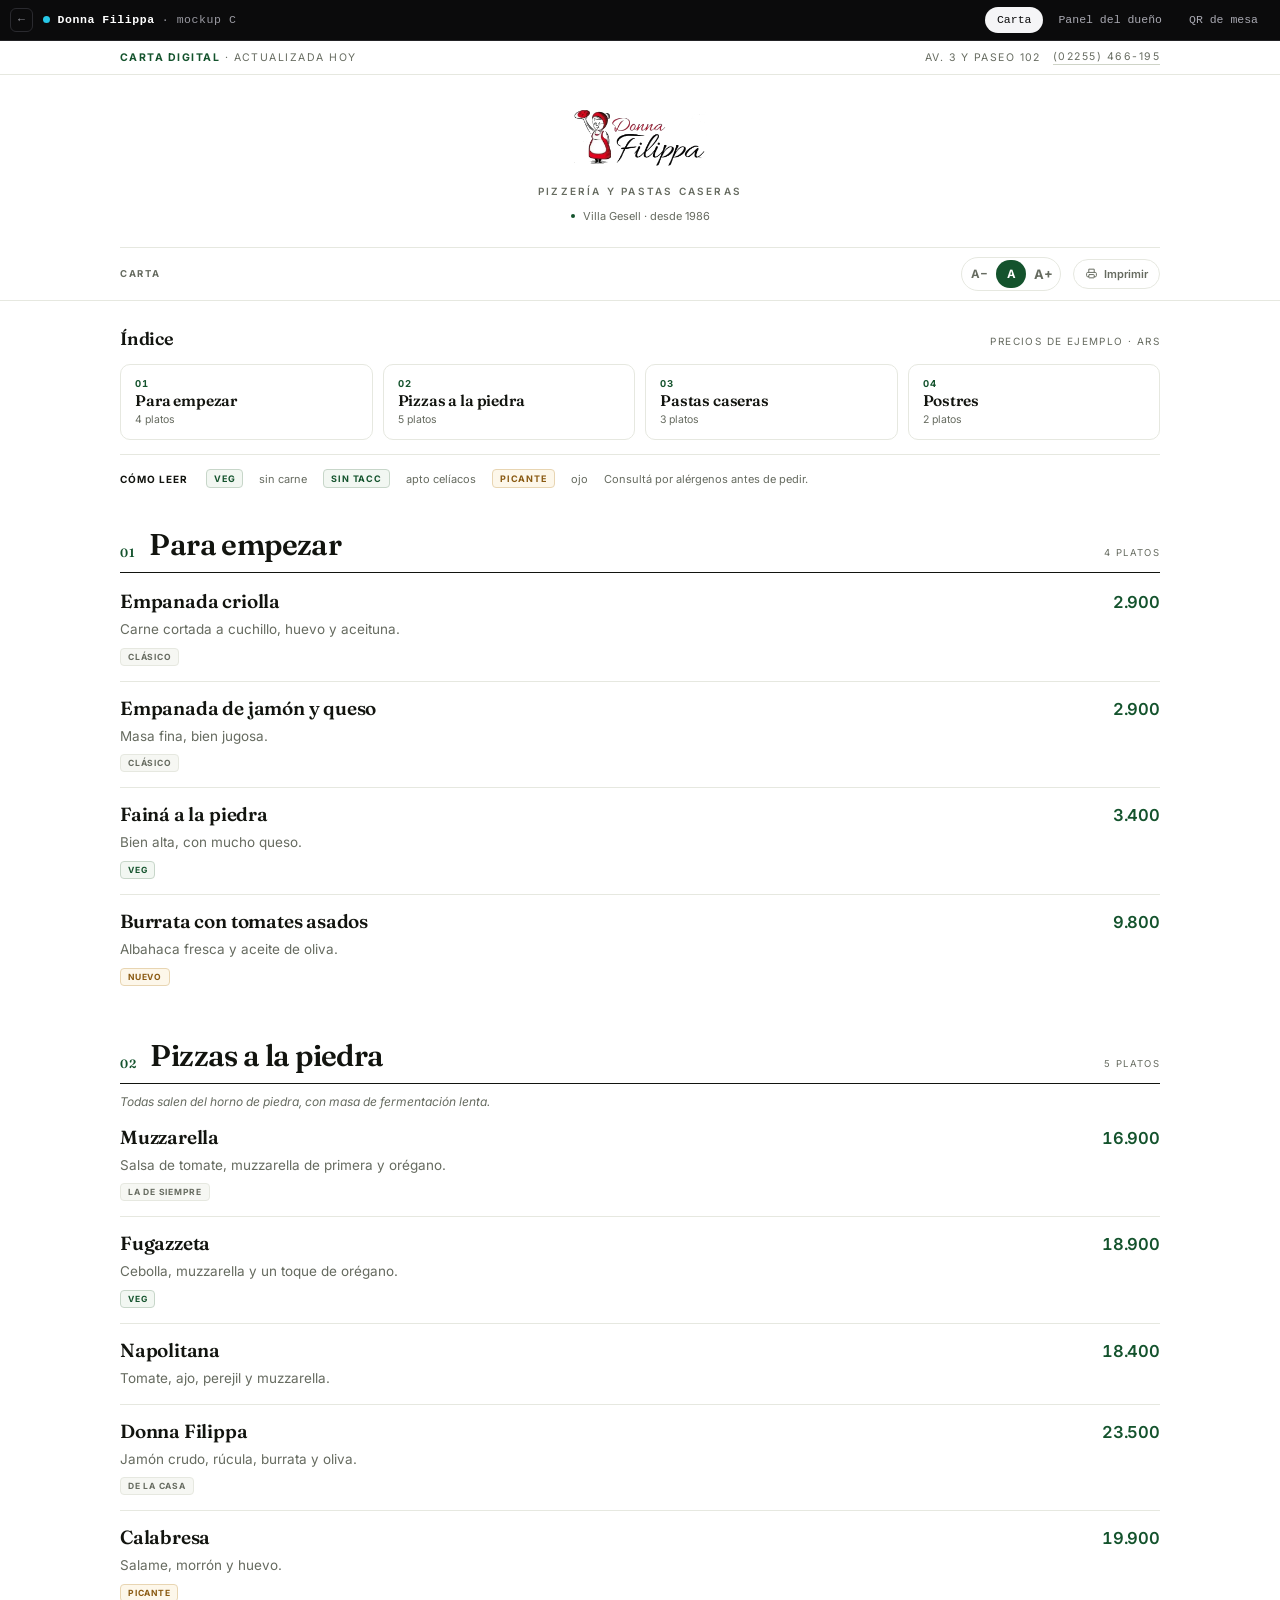
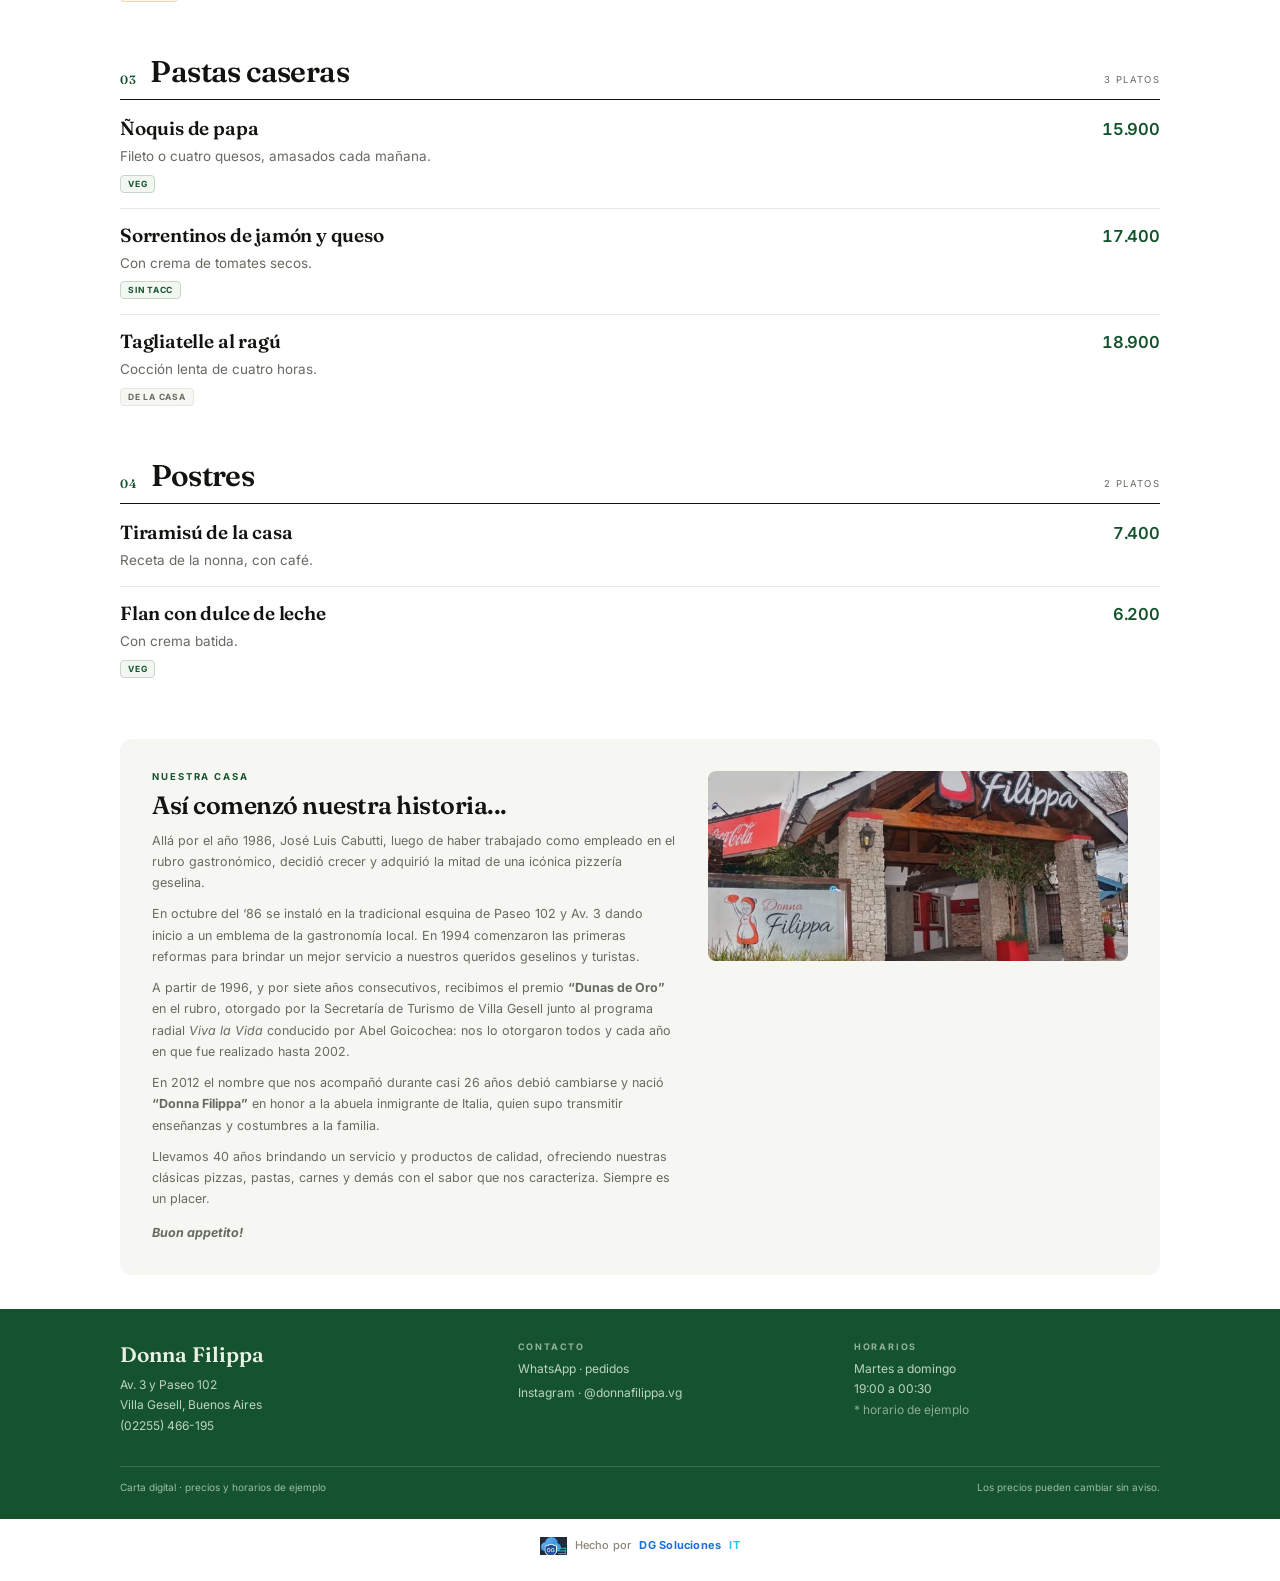
<file: app/mockups/c-carta.html>
<!doctype html>
<html lang="es-AR" data-view="carta" data-read="m">
<head>
<meta charset="utf-8">
<meta name="viewport" content="width=device-width, initial-scale=1">
<title>Donna Filippa · Carta — Dirección C · Carta</title>
<link rel="preconnect" href="https://fonts.googleapis.com">
<link rel="preconnect" href="https://fonts.gstatic.com" crossorigin>
<link href="https://fonts.googleapis.com/css2?family=Fraunces:opsz,wght@9..144,400;9..144,500;9..144,600&family=Inter:wght@400;500;600;700&display=swap" rel="stylesheet">
<link rel="stylesheet" href="assets/base.css">
<link rel="stylesheet" href="assets/panel.css">
<style>
  :root{
    --paper:#FFFFFF; --soft:#F6F7F3; --ink:#12140F; --mut:#666B60;
    --green:#14532D; --green2:#0E3D21; --line:#E6E8E0; --line2:#CFD4C8;
    --serif:"Fraunces",Georgia,serif; --sans:Inter,system-ui,sans-serif;
    --fs:15.5px;
    --qr-bg:#F4F6F1; --qr-acc:#14532D; --qr-serif:"Fraunces",Georgia,serif;
  }
  html[data-read="s"]{--fs:14px}
  html[data-read="m"]{--fs:15.5px}
  html[data-read="l"]{--fs:18px}
  html{scroll-behavior:smooth}
  body{background:var(--paper);color:var(--ink);font-family:var(--sans);-webkit-font-smoothing:antialiased}
  .wrap{width:min(1040px,100% - 36px);margin-inline:auto}
  a{text-decoration:none}

  /* ---------- header ---------- */
  .strip{border-bottom:1px solid var(--line);background:#fff}
  .strip-in{display:flex;align-items:center;gap:14px;padding:9px 0;font-size:10.5px;letter-spacing:.14em;text-transform:uppercase;color:var(--mut)}
  .strip-in b{color:var(--green);font-weight:700}
  .strip-in .right{margin-left:auto;display:flex;align-items:center;gap:12px}
  .strip-in a{border-bottom:1px solid var(--line2);padding-bottom:1px}
  .strip-in a:hover{color:var(--green)}

  .head{padding:30px 0 24px;text-align:center;border-bottom:1px solid var(--line)}
  .sr-only{position:absolute;width:1px;height:1px;padding:0;margin:-1px;overflow:hidden;clip:rect(0 0 0 0);white-space:nowrap;border:0}
  .head img{height:64px;width:auto;margin:0 auto 16px;display:block}
  .head h1{margin:0;font-family:var(--serif);font-size:clamp(30px,5vw,40px);font-weight:600;letter-spacing:-.02em;color:var(--green)}
  .head p{margin:8px 0 0;font-size:10px;font-weight:600;letter-spacing:.22em;text-transform:uppercase;color:var(--mut)}
  .head .since{margin-top:12px;display:inline-flex;align-items:center;gap:8px;font-size:11px;color:var(--mut)}
  .head .since i{width:4px;height:4px;border-radius:50%;background:var(--green)}

  /* ---------- barra de lectura ---------- */
  .tools{position:sticky;top:38px;z-index:30;background:rgba(255,255,255,.94);backdrop-filter:blur(10px);border-bottom:1px solid var(--line)}
  .tools-in{display:flex;align-items:center;gap:12px;padding:9px 0}
  .tools .lbl{font-size:9.5px;font-weight:700;letter-spacing:.18em;text-transform:uppercase;color:var(--mut);white-space:nowrap}
  .reader{margin-left:auto;display:flex;align-items:center;gap:2px;border:1px solid var(--line);border-radius:999px;padding:2px;background:#fff}
  .reader button{width:30px;height:28px;border-radius:999px;font-size:11.5px;font-weight:700;color:var(--mut);display:grid;place-items:center}
  .reader button:hover{background:var(--soft);color:var(--ink)}
  .reader button[aria-pressed="true"]{background:var(--green);color:#fff}
  .reader .lg{font-size:13px}
  .tools .print{display:inline-flex;align-items:center;gap:6px;font-size:11px;font-weight:600;color:var(--mut);border:1px solid var(--line);border-radius:999px;padding:7px 11px;background:#fff}
  .tools .print:hover{color:var(--green);border-color:var(--line2)}
  .tools .print svg{width:13px;height:13px}
  @media(max-width:520px){ .tools .lbl,.tools .print{display:none} .reader{margin-left:0} }

  /* ---------- índice ---------- */
  .index{padding:26px 0 8px}
  .index-head{display:flex;align-items:baseline;gap:12px;margin-bottom:14px}
  .index-head h2{margin:0;font-family:var(--serif);font-size:18px;font-weight:600;letter-spacing:-.01em}
  .index-head span{margin-left:auto;font-size:10px;letter-spacing:.14em;text-transform:uppercase;color:var(--mut)}
  .index-grid{display:grid;grid-template-columns:1fr 1fr;gap:8px}
  @media(min-width:720px){ .index-grid{grid-template-columns:repeat(4,1fr);gap:10px} }
  .idx{display:flex;flex-direction:column;gap:3px;padding:13px 14px;border:1px solid var(--line);border-radius:10px;background:#fff;transition:border-color .15s,background .15s}
  .idx:hover{border-color:var(--green);background:#FBFCF8}
  .idx .n{font-size:9.5px;font-weight:700;letter-spacing:.12em;color:var(--green);font-variant-numeric:tabular-nums}
  .idx b{font-family:var(--serif);font-size:15.5px;font-weight:600;letter-spacing:-.01em;line-height:1.2}
  .idx small{font-size:10.5px;color:var(--mut)}
  .legend{display:flex;flex-wrap:wrap;align-items:center;gap:10px 16px;margin-top:14px;padding-top:14px;border-top:1px solid var(--line);font-size:11px;color:var(--mut)}
  .legend b{font-weight:700;color:var(--ink);font-size:10px;letter-spacing:.1em;text-transform:uppercase;margin-right:2px}
  .bdg{display:inline-flex;align-items:center;gap:5px;font-size:9px;font-weight:700;letter-spacing:.09em;text-transform:uppercase;padding:3px 7px;border-radius:4px;border:1px solid var(--line);color:var(--mut);background:var(--soft)}
  .bdg.g{color:var(--green);border-color:#C7D6C9;background:#F2F7F2}
  .bdg.o{color:#8A5A12;border-color:#E8D5B2;background:#FDF7EA}

  /* ---------- secciones ---------- */
  .cat{padding:34px 0 6px;scroll-margin-top:96px}
  .cat-head{display:flex;align-items:flex-end;gap:14px;padding-bottom:12px;border-bottom:1px solid var(--ink)}
  .cat-head .num{font-family:var(--serif);font-size:12px;font-weight:600;color:var(--green);letter-spacing:.06em}
  .cat-head h2{margin:0;font-family:var(--serif);font-size:clamp(23px,3.2vw,30px);font-weight:600;letter-spacing:-.02em;line-height:1}
  .cat-head .cnt{margin-left:auto;font-size:9.5px;letter-spacing:.14em;text-transform:uppercase;color:var(--mut);padding-bottom:2px}
  .cat-note{margin:10px 0 0;font-size:12px;font-style:italic;color:var(--mut)}

  .items{padding-top:2px}
  .dish{display:grid;grid-template-columns:1fr auto;gap:0 14px;padding:15px 0;border-bottom:1px solid var(--line);align-items:baseline}
  .dish:last-child{border-bottom:0}
  .dish h3{margin:0;font-family:var(--serif);font-size:calc(var(--fs) + 3.5px);font-weight:600;letter-spacing:-.01em;line-height:1.25}
  .dish .price{font-size:calc(var(--fs) + 1px);font-weight:600;font-variant-numeric:tabular-nums;color:var(--green);white-space:nowrap;letter-spacing:-.01em}
  .dish p{grid-column:1 / -1;margin:5px 0 0;font-size:calc(var(--fs) - 2px);line-height:1.55;color:var(--mut);max-width:62ch}
  .dish .tags{grid-column:1 / -1;display:flex;gap:6px;flex-wrap:wrap;margin-top:8px}
  .dish .tags .bdg{font-size:8.5px}

  /* ---------- historia ---------- */
  .story{margin:40px 0 8px;padding:26px;background:var(--soft);border-radius:12px;display:grid;gap:18px}
  @media(min-width:820px){ .story{grid-template-columns:1.25fr 1fr;align-items:center;gap:32px;padding:32px} }
  .story .lbl{display:block;margin-bottom:8px;font-size:9.5px;font-weight:700;letter-spacing:.2em;text-transform:uppercase;color:var(--green)}
  .story h3{margin:0 0 10px;font-family:var(--serif);font-size:25px;font-weight:600;letter-spacing:-.02em}
  .story p{margin:0;font-size:12.5px;line-height:1.7;color:var(--mut)}
  .story img{width:100%;height:190px;object-fit:cover;border-radius:8px}
  @media(max-width:819px){ .story img{height:170px} }

  /* ---------- footer ---------- */
  .foot{margin-top:34px;background:var(--green);color:#EAF0E6;padding:32px 0 26px}
  .foot-in{display:grid;gap:22px}
  @media(min-width:720px){ .foot-in{grid-template-columns:1.2fr 1fr 1fr;gap:30px} }
  .foot h4{margin:0 0 8px;font-family:var(--serif);font-size:21px;font-weight:600}
  .foot p,.foot a{margin:0;font-size:12px;line-height:1.7;color:#BFD3C2}
  .foot a:hover{color:#fff}
  .foot .lbl{display:block;margin-bottom:7px;font-size:9px;font-weight:700;letter-spacing:.2em;text-transform:uppercase;color:#8FB398}
  .foot .links{display:grid;gap:4px}
  .foot .fine{grid-column:1/-1;border-top:1px solid rgba(255,255,255,.16);padding-top:14px;font-size:10px;color:#9DBCA4;display:flex;justify-content:space-between;gap:10px;flex-wrap:wrap}
  .dg-credit{background:#fff;color:#8A8578}
</style>
</head>
<body>

<div class="reviewbar">
  <a class="back" href="index.html" title="Volver a las 3 direcciones">←</a>
  <span class="mk"><span class="dot"></span><b>Donna Filippa</b><span>· mockup C</span></span>
  <nav>
    <button data-view="carta" aria-selected="true">Carta</button>
    <button data-view="panel" aria-selected="false">Panel del dueño</button>
    <button data-view="qr" aria-selected="false">QR de mesa</button>
  </nav>
</div>

<main id="carta">

  <div class="strip">
    <div class="wrap strip-in">
      <span><b>Carta digital</b> · actualizada hoy</span>
      <div class="right">
        <span>Av. 3 y Paseo 102</span>
        <a href="tel:+542255466195">(02255) 466-195</a>
      </div>
    </div>
  </div>

  <header class="head wrap">
    <img src="img/logo-filippa.png" alt="Donna Filippa">
    <h1 class="sr-only">Donna Filippa</h1>
    <p>Pizzería y pastas caseras</p>
    <span class="since"><i></i>Villa Gesell · desde 1986</span>
  </header>

  <div class="tools">
    <div class="wrap tools-in">
      <span class="lbl">Carta</span>
      <div class="reader" role="group" aria-label="Tamaño del texto">
        <button data-size="s" aria-pressed="false" title="Texto más chico">A−</button>
        <button data-size="m" aria-pressed="true" title="Texto normal">A</button>
        <button class="lg" data-size="l" aria-pressed="false" title="Texto más grande">A+</button>
      </div>
      <button class="print" title="Imprimir la carta">
        <svg viewBox="0 0 24 24" fill="none" stroke="currentColor" stroke-width="1.8" stroke-linecap="round"><path d="M7 9V4h10v5M7 18H5a2 2 0 0 1-2-2v-4a2 2 0 0 1 2-2h14a2 2 0 0 1 2 2v4a2 2 0 0 1-2 2h-2"/><rect x="7" y="14" width="10" height="6" rx="1"/></svg>
        Imprimir
      </button>
    </div>
  </div>

  <div class="wrap">

    <section class="index">
      <div class="index-head"><h2>Índice</h2><span>Precios de ejemplo · ARS</span></div>
      <div class="index-grid">
        <a class="idx" href="#empezar"><span class="n">01</span><b>Para empezar</b><small>4 platos</small></a>
        <a class="idx" href="#pizzas"><span class="n">02</span><b>Pizzas a la piedra</b><small>5 platos</small></a>
        <a class="idx" href="#pastas"><span class="n">03</span><b>Pastas caseras</b><small>3 platos</small></a>
        <a class="idx" href="#postres"><span class="n">04</span><b>Postres</b><small>2 platos</small></a>
      </div>
      <div class="legend">
        <b>Cómo leer</b>
        <span class="bdg g">Veg</span> sin carne
        <span class="bdg g">Sin TACC</span> apto celíacos
        <span class="bdg o">Picante</span> ojo
        <span>Consultá por alérgenos antes de pedir.</span>
      </div>
    </section>

    <section class="cat" id="empezar">
      <div class="cat-head"><span class="num">01</span><h2>Para empezar</h2><span class="cnt">4 platos</span></div>
      <div class="items">
        <article class="dish">
          <h3>Empanada criolla</h3><span class="price">2.900</span>
          <p>Carne cortada a cuchillo, huevo y aceituna.</p>
          <div class="tags"><span class="bdg">Clásico</span></div>
        </article>
        <article class="dish">
          <h3>Empanada de jamón y queso</h3><span class="price">2.900</span>
          <p>Masa fina, bien jugosa.</p>
          <div class="tags"><span class="bdg">Clásico</span></div>
        </article>
        <article class="dish">
          <h3>Fainá a la piedra</h3><span class="price">3.400</span>
          <p>Bien alta, con mucho queso.</p>
          <div class="tags"><span class="bdg g">Veg</span></div>
        </article>
        <article class="dish">
          <h3>Burrata con tomates asados</h3><span class="price">9.800</span>
          <p>Albahaca fresca y aceite de oliva.</p>
          <div class="tags"><span class="bdg o">Nuevo</span></div>
        </article>
      </div>
    </section>

    <section class="cat" id="pizzas">
      <div class="cat-head"><span class="num">02</span><h2>Pizzas a la piedra</h2><span class="cnt">5 platos</span></div>
      <p class="cat-note">Todas salen del horno de piedra, con masa de fermentación lenta.</p>
      <div class="items">
        <article class="dish">
          <h3>Muzzarella</h3><span class="price">16.900</span>
          <p>Salsa de tomate, muzzarella de primera y orégano.</p>
          <div class="tags"><span class="bdg">La de siempre</span></div>
        </article>
        <article class="dish">
          <h3>Fugazzeta</h3><span class="price">18.900</span>
          <p>Cebolla, muzzarella y un toque de orégano.</p>
          <div class="tags"><span class="bdg g">Veg</span></div>
        </article>
        <article class="dish">
          <h3>Napolitana</h3><span class="price">18.400</span>
          <p>Tomate, ajo, perejil y muzzarella.</p>
        </article>
        <article class="dish">
          <h3>Donna Filippa</h3><span class="price">23.500</span>
          <p>Jamón crudo, rúcula, burrata y oliva.</p>
          <div class="tags"><span class="bdg">De la casa</span></div>
        </article>
        <article class="dish">
          <h3>Calabresa</h3><span class="price">19.900</span>
          <p>Salame, morrón y huevo.</p>
          <div class="tags"><span class="bdg o">Picante</span></div>
        </article>
      </div>
    </section>

    <section class="cat" id="pastas">
      <div class="cat-head"><span class="num">03</span><h2>Pastas caseras</h2><span class="cnt">3 platos</span></div>
      <div class="items">
        <article class="dish">
          <h3>Ñoquis de papa</h3><span class="price">15.900</span>
          <p>Fileto o cuatro quesos, amasados cada mañana.</p>
          <div class="tags"><span class="bdg g">Veg</span></div>
        </article>
        <article class="dish">
          <h3>Sorrentinos de jamón y queso</h3><span class="price">17.400</span>
          <p>Con crema de tomates secos.</p>
          <div class="tags"><span class="bdg g">Sin TACC</span></div>
        </article>
        <article class="dish">
          <h3>Tagliatelle al ragú</h3><span class="price">18.900</span>
          <p>Cocción lenta de cuatro horas.</p>
          <div class="tags"><span class="bdg">De la casa</span></div>
        </article>
      </div>
    </section>

    <section class="cat" id="postres">
      <div class="cat-head"><span class="num">04</span><h2>Postres</h2><span class="cnt">2 platos</span></div>
      <div class="items">
        <article class="dish">
          <h3>Tiramisú de la casa</h3><span class="price">7.400</span>
          <p>Receta de la nonna, con café.</p>
        </article>
        <article class="dish">
          <h3>Flan con dulce de leche</h3><span class="price">6.200</span>
          <p>Con crema batida.</p>
          <div class="tags"><span class="bdg g">Veg</span></div>
        </article>
      </div>
    </section>

    <section class="story" id="historia" style="align-items:flex-start">
      <div>
        <span class="lbl">Nuestra casa</span>
        <h3>Así comenzó nuestra historia...</h3>
        <p style="margin:0 0 10px">Allá por el año 1986, José Luis Cabutti, luego de haber trabajado como empleado en el rubro gastronómico, decidió crecer y adquirió la mitad de una icónica pizzería geselina.</p>
        <p style="margin:0 0 10px">En octubre del ‘86 se instaló en la tradicional esquina de Paseo 102 y Av. 3 dando inicio a un emblema de la gastronomía local. En 1994 comenzaron las primeras reformas para brindar un mejor servicio a nuestros queridos geselinos y turistas.</p>
        <p style="margin:0 0 10px">A partir de 1996, y por siete años consecutivos, recibimos el premio <b>“Dunas de Oro”</b> en el rubro, otorgado por la Secretaría de Turismo de Villa Gesell junto al programa radial <i>Viva la Vida</i> conducido por Abel Goicochea: nos lo otorgaron todos y cada año en que fue realizado hasta 2002.</p>
        <p style="margin:0 0 10px">En 2012 el nombre que nos acompañó durante casi 26 años debió cambiarse y nació <b>“Donna Filippa”</b> en honor a la abuela inmigrante de Italia, quien supo transmitir enseñanzas y costumbres a la familia.</p>
        <p style="margin:0 0 10px">Llevamos 40 años brindando un servicio y productos de calidad, ofreciendo nuestras clásicas pizzas, pastas, carnes y demás con el sabor que nos caracteriza. Siempre es un placer.</p>
        <p style="margin:12px 0 0; font-style:italic"><b>Buon appetito!</b></p>
      </div>
      <img src="img/salon.jpg" alt="El salón de Donna Filippa">
    </section>
  </div>

  <footer class="foot">
    <div class="wrap foot-in">
      <div>
        <h4>Donna Filippa</h4>
        <p>Av. 3 y Paseo 102<br>Villa Gesell, Buenos Aires<br>(02255) 466-195</p>
      </div>
      <div>
        <span class="lbl">Contacto</span>
        <div class="links">
          <a href="https://wa.me/542255466195" target="_blank" rel="noopener">WhatsApp · pedidos</a>
          <a href="https://www.instagram.com/donnafilippa.vg/" target="_blank" rel="noopener">Instagram · @donnafilippa.vg</a>
        </div>
      </div>
      <div>
        <span class="lbl">Horarios</span>
        <p>Martes a domingo<br>19:00 a 00:30<br><span style="opacity:.7">* horario de ejemplo</span></p>
      </div>
      <div class="fine">
        <span>Carta digital · precios y horarios de ejemplo</span>
        <span>Los precios pueden cambiar sin aviso.</span>
      </div>
    </div>
  </footer>
  <div class="dg-credit"><img src="img/dg-logo.png" alt="DG Soluciones IT"> Hecho por <b>DG Soluciones</b> <i>IT</i></div>
</main>

<div id="panel" data-tpl="c"></div>

<section id="qr" class="qr-view">
  <p class="qr-lead">Pieza para la mesa</p>
  <div class="tent">
    <img class="tent-logo" src="img/logo-filippa.png" alt="Donna Filippa">
    <h2>Donna Filippa</h2>
    <p class="tent-sub">Carta digital · Villa Gesell</p>
    <img class="tent-qr" src="img/qr-carta.svg" alt="QR para ver la carta">
    <p class="tent-cta">Escaneá y mirá la carta</p>
    <p class="tent-small">Apuntá la cámara del celular al código.<br>No hace falta descargar nada.</p>
    <span class="tent-url">donnafilippa.vg/carta</span>
    <div class="tent-foot"><img src="img/dg-logo.png" alt=""> Hecho por DG Soluciones IT</div>
  </div>
  <p class="qr-note">Se imprime una vez y dura toda la temporada. Si cambia un precio, cambia la carta, no el QR.</p>
  <div class="dg-credit"><img src="img/dg-logo.png" alt="DG Soluciones IT"> Hecho por <b>DG Soluciones</b> <i>IT</i></div>
</section>

<script src="assets/panel.js"></script>
<script>
  (function () {
    var html = document.documentElement;
    var btns = document.querySelectorAll('.reader button');
    Array.prototype.forEach.call(btns, function (b) {
      b.addEventListener('click', function () {
        var s = b.getAttribute('data-size');
        html.setAttribute('data-read', s);
        Array.prototype.forEach.call(btns, function (x) {
          x.setAttribute('aria-pressed', String(x === b));
        });
      });
    });
    if (location.search.indexOf('embed') > -1) {
      var rb = document.querySelector('.reviewbar');
      if (rb) rb.style.display = 'none';
    }
  })();
</script>
</body>
</html>
</file>
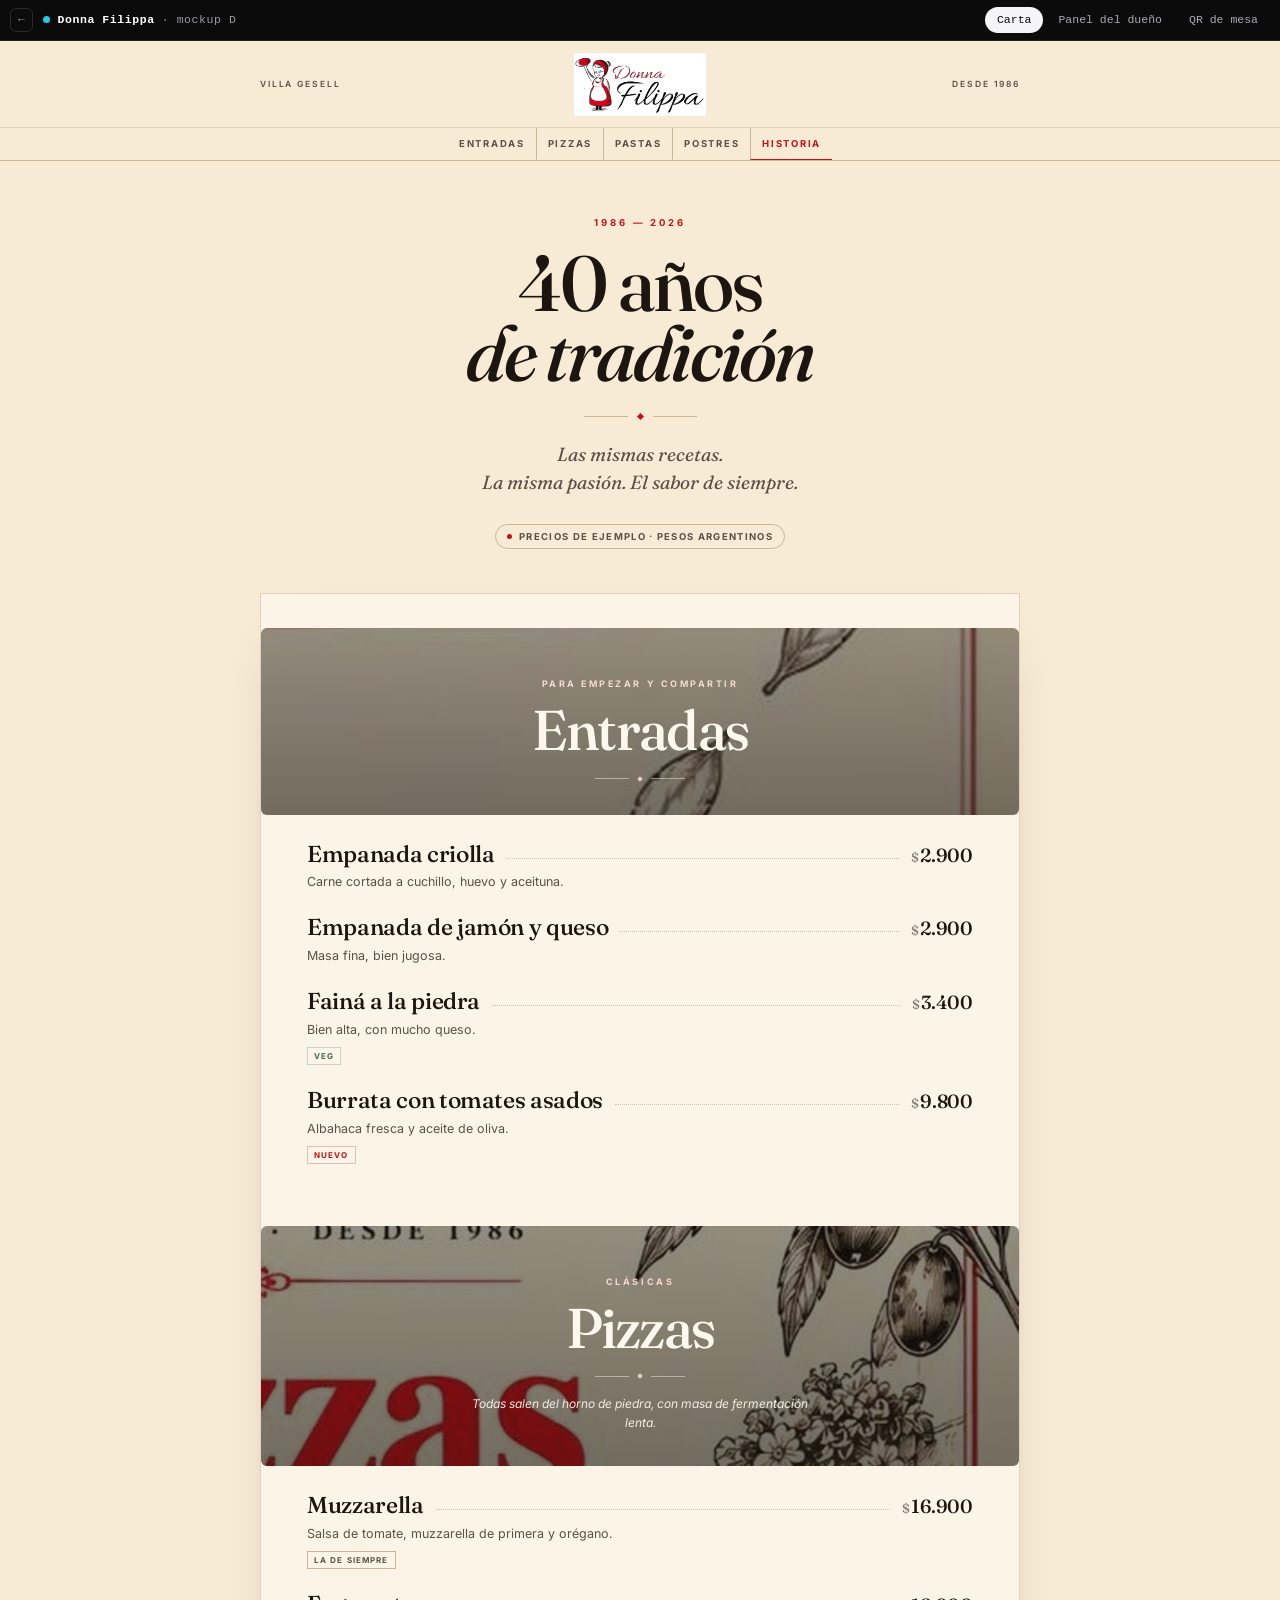
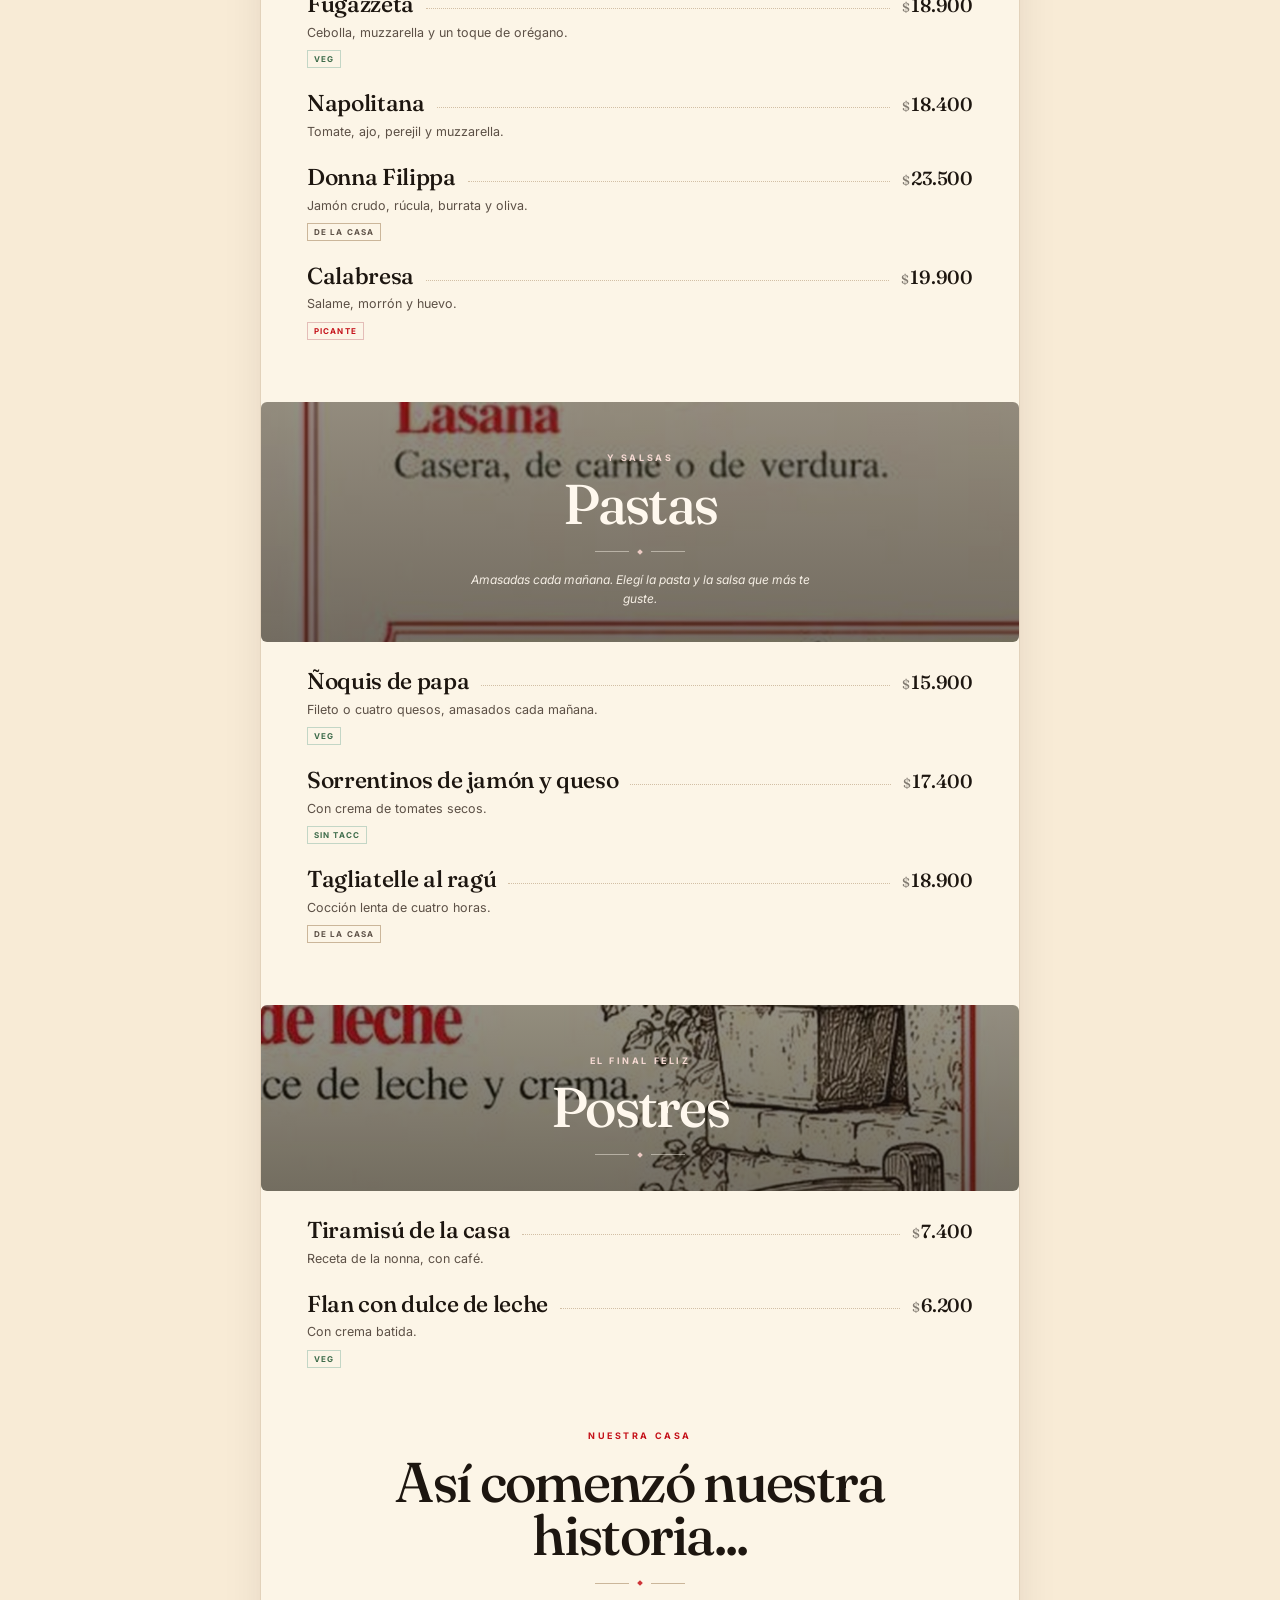
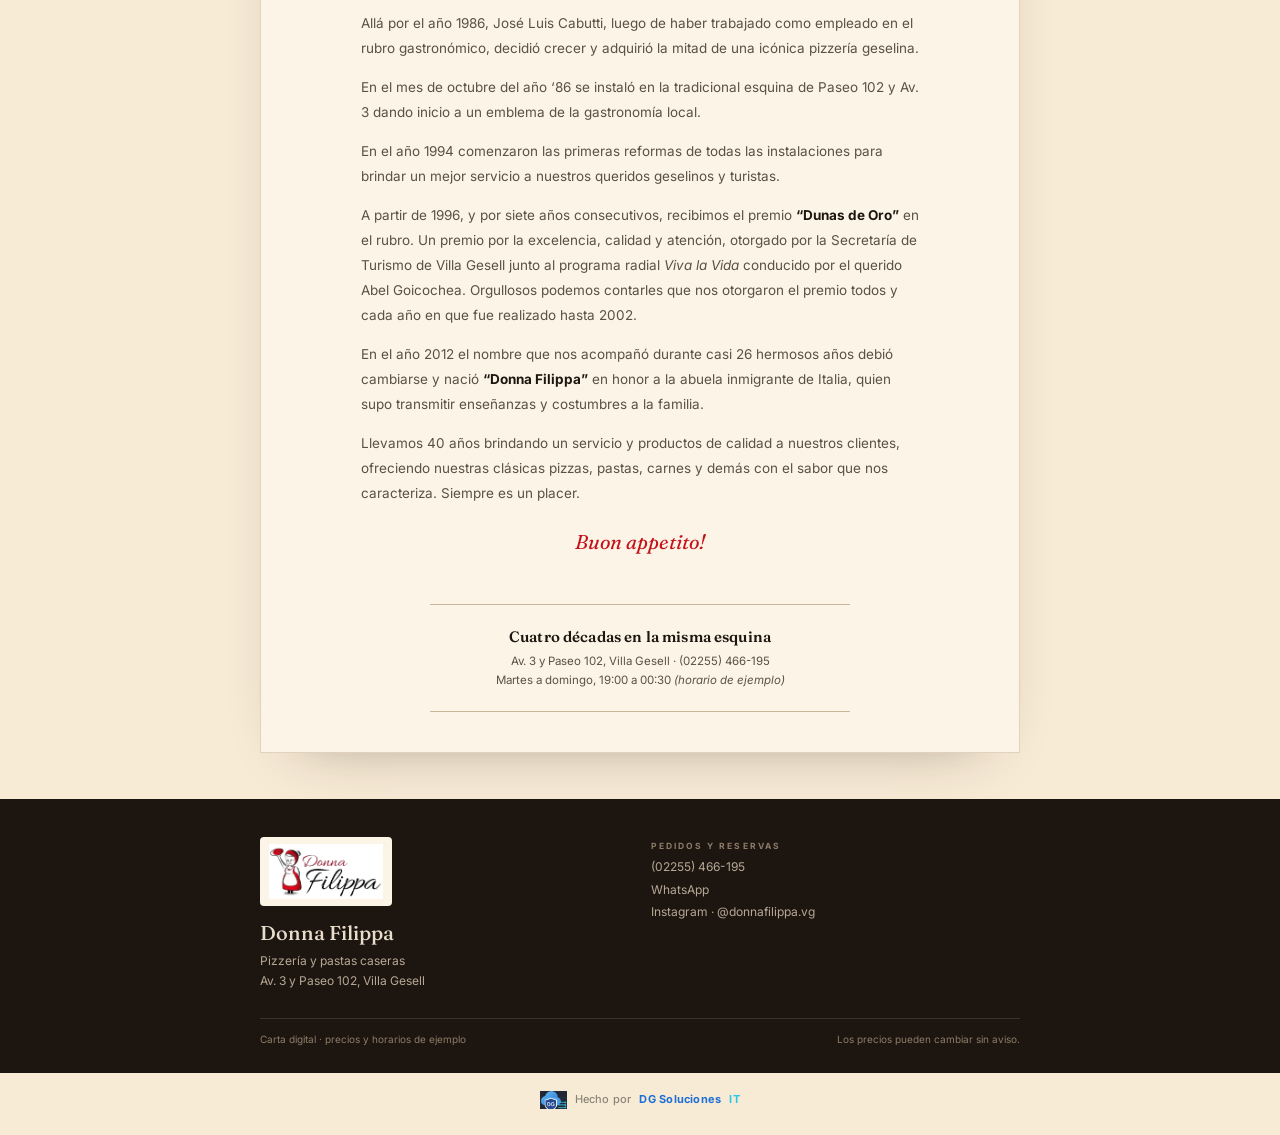
<file: app/mockups/d-de-siempre.html>
<!doctype html>
<html lang="es-AR" data-view="carta">
<head>
<meta charset="utf-8">
<meta name="viewport" content="width=device-width, initial-scale=1">
<title>Donna Filippa · Carta — Dirección D · La carta de siempre</title>
<link rel="preconnect" href="https://fonts.googleapis.com">
<link rel="preconnect" href="https://fonts.gstatic.com" crossorigin>
<link href="https://fonts.googleapis.com/css2?family=Fraunces:ital,opsz,wght@0,9..144,400;0,9..144,500;0,9..144,600;1,9..144,400;1,9..144,500&family=Inter:wght@400;500;600;700&display=swap" rel="stylesheet">
<link rel="stylesheet" href="assets/base.css">
<link rel="stylesheet" href="assets/panel.css">
<style>
  /* =========================================================
     Dirección D · "La carta de siempre"
     Tomada del menú impreso real: papel crema, tinta casi negra,
     rojo de acento, título de categoría centrado y enorme.
     ========================================================= */
  :root{
    --papel:#F8EBD6;
    --hoja:#FCF5E7;
    --tinta:#1D1610;
    --tinta2:#5C5046;
    --rojo:#C5121A;
    --rojo2:#A40E15;
    --linea:#E2D2BB;
    --linea2:#CBB69A;
    --serif:"Fraunces",Georgia,"Times New Roman",serif;
    --sans:Inter,system-ui,-apple-system,sans-serif;
    --qr-bg:#F4E8D6; --qr-acc:#C5121A; --qr-serif:"Fraunces",Georgia,serif;
    --top:38px;
  }
  html{scroll-behavior:smooth}
  body{
    background:var(--papel); color:var(--tinta);
    font-family:var(--sans); -webkit-font-smoothing:antialiased;
  }
  a{text-decoration:none}
  .wrap{width:min(760px,100% - 36px); margin-inline:auto}

  /* ---------- cabecera tipo menú impreso ---------- */
  .stick{
    position:sticky; top:var(--top); z-index:40;
    background:rgba(248,235,214,.95); backdrop-filter:blur(10px);
    border-bottom:1px solid var(--linea2);
  }
  .ph{border-bottom:1px solid var(--linea)}
  .ph-in{
    display:grid; grid-template-columns:1fr auto 1fr; align-items:center;
    gap:12px; padding:12px 0 11px;
  }
  .ph-in .l,.ph-in .r{
    font-size:8.5px; font-weight:600; letter-spacing:.22em; text-transform:uppercase;
    color:var(--tinta2); white-space:nowrap;
  }
  .ph-in .r{text-align:right}
  .ph-in img{width:104px; height:auto}
  @media(min-width:560px){ .ph-in img{width:132px} }
  @media(max-width:360px){ .ph-in .l,.ph-in .r{font-size:7.5px; letter-spacing:.14em} }

  /* ---------- índice de categorías ---------- */
  .idx-in{
    display:flex; align-items:center; overflow-x:auto; scrollbar-width:none;
    padding:0; justify-content:center;
  }
  .idx-in::-webkit-scrollbar{display:none}
  .idx a{
    flex:none; padding:10px 11px; font-size:9.5px; font-weight:700;
    letter-spacing:.18em; text-transform:uppercase; color:var(--tinta2);
    border-bottom:1.5px solid transparent; transition:color .15s,border-color .15s;
  }
  .idx a + a{border-left:1px solid var(--linea2)}
  .idx a:hover,.idx a:focus-visible{color:var(--rojo)}
  .idx a.on{color:var(--rojo); border-bottom-color:var(--rojo)}
  @media(max-width:560px){ .idx-in{justify-content:flex-start} }

  /* ---------- portada ---------- */
  .cover{padding:56px 0 44px; text-align:center; position:relative}
  .cover .years{
    margin:0; font-size:9.5px; font-weight:700; letter-spacing:.3em;
    text-transform:uppercase; color:var(--rojo);
  }
  .cover h1{
    margin:20px 0 0; font-family:var(--serif); font-weight:500;
    font-size:clamp(46px,12vw,78px); line-height:.9; letter-spacing:-.035em;
  }
  .cover h1 em{font-style:italic; display:block}
  .cover .orn{
    display:flex; align-items:center; justify-content:center; gap:10px;
    margin:26px 0 0; color:var(--linea2);
  }
  .cover .orn::before,.cover .orn::after{content:""; width:44px; height:1px; background:currentColor}
  .cover .orn i{width:5px; height:5px; transform:rotate(45deg); background:var(--rojo)}
  .cover .sub{
    margin:22px auto 0; max-width:34ch; font-family:var(--serif);
    font-size:clamp(16px,4.2vw,19px); line-height:1.45; font-style:italic; color:var(--tinta2);
  }
  .cover .ej{
    display:inline-flex; align-items:center; gap:7px; margin-top:28px;
    padding:6px 11px; border:1px solid var(--linea2); border-radius:999px;
    font-size:9.5px; font-weight:700; letter-spacing:.14em; text-transform:uppercase; color:var(--tinta2);
  }
  .cover .ej i{width:5px; height:5px; border-radius:50%; background:var(--rojo)}

  /* ---------- hoja ---------- */
  .sheet{
    background:var(--hoja); border:1px solid var(--linea);
    box-shadow:0 24px 60px -40px rgba(29,22,16,.45);
    padding:0 22px 30px; margin-bottom:46px;
  }
  @media(min-width:640px){ .sheet{padding:0 46px 40px} }

  .cat{padding-top:46px; scroll-margin-top:150px}
  .cat:first-child{padding-top:40px}
  .cat-h{text-align:center; padding-bottom:26px; position:relative}
  .cat-h.has-bg{
    margin:-6px -22px 26px; padding:44px 22px 30px;
    border-radius:6px; overflow:hidden; isolation:isolate;
    background:#2A211A center/cover no-repeat;
  }
  @media(min-width:640px){ .cat-h.has-bg{margin:-6px -46px 26px; padding:50px 46px 34px} }
  .cat-h.has-bg::before{
    content:""; position:absolute; inset:0;
    background:linear-gradient(180deg, rgba(29,22,16,.48), rgba(29,22,16,.62));
    z-index:0;
  }
  .cat-h.has-bg > *{position:relative; z-index:1}
  .cat-h.has-bg .k{color:#F5D9D2}
  .cat-h.has-bg h2,.cat-h.has-bg .note{color:#FFF8EE}
  .cat-h.has-bg .note{opacity:.92}
  .cat-h.has-bg .rule{color:rgba(255,248,238,.45)}
  .cat-h.has-bg .rule i{background:#FFD9D4}
  .cat-h .k{
    margin:0 0 14px; font-size:9px; font-weight:700; letter-spacing:.28em;
    text-transform:uppercase; color:var(--rojo);
  }
  .cat-h h2{
    margin:0; font-family:var(--serif); font-weight:500;
    font-size:clamp(38px,9.5vw,56px); line-height:.95; letter-spacing:-.03em;
  }
  .cat-h .rule{
    display:flex; align-items:center; justify-content:center; gap:9px;
    margin-top:20px; color:var(--linea2);
  }
  .cat-h .rule::before,.cat-h .rule::after{content:""; width:34px; height:1px; background:currentColor}
  .cat-h .rule i{width:4px; height:4px; transform:rotate(45deg); background:var(--rojo); opacity:.85}
  .cat-h .note{
    margin:16px auto 0; max-width:46ch; font-size:12px; line-height:1.6;
    font-style:italic; color:var(--tinta2);
  }

  /* ---------- platos ---------- */
  .dish{padding:0 0 22px}
  .dish + .dish{padding-top:0}
  .dish-top{display:flex; align-items:baseline; gap:12px}
  .dish h3{
    margin:0; font-family:var(--serif); font-weight:500;
    font-size:clamp(19px,4.6vw,23px); line-height:1.2; letter-spacing:-.015em;
  }
  .dish .lead{flex:1; min-width:14px; border-bottom:1px dotted var(--linea2); transform:translateY(-3px); opacity:.85}
  .dish .price{
    font-family:var(--serif); font-size:clamp(17px,4vw,19px); font-weight:500;
    font-variant-numeric:tabular-nums; white-space:nowrap; letter-spacing:-.01em;
  }
  .dish .price small{font-size:.7em; opacity:.55; margin-right:1px}
  .dish p{
    margin:4px 0 0; max-width:56ch; font-size:12.5px; line-height:1.62; color:var(--tinta2);
  }
  .tags{display:flex; flex-wrap:wrap; gap:6px; margin-top:7px}
  .tags span{
    font-size:8px; font-weight:700; letter-spacing:.14em; text-transform:uppercase;
    padding:3px 6px; border:1px solid var(--linea2); color:var(--tinta2);
  }
  .tags .r{color:var(--rojo); border-color:#E4BDB8}
  .tags .g{color:#3D6B4A; border-color:#C3D6C6}

  /* ---------- sello de la casa ---------- */
  .stamp{
    margin:44px auto 0; max-width:420px; text-align:center;
    border-top:1px solid var(--linea2); border-bottom:1px solid var(--linea2);
    padding:22px 10px;
  }
  .stamp b{display:block; font-family:var(--serif); font-size:15px; font-weight:600; letter-spacing:.01em}
  .stamp span{display:block; margin-top:6px; font-size:11.5px; line-height:1.6; color:var(--tinta2)}

  /* ---------- pie ---------- */
  .foot{background:var(--tinta); color:#E8DCCA; padding:38px 0 28px; margin-top:0}
  .foot-in{display:grid; gap:22px; text-align:center}
  @media(min-width:640px){ .foot-in{grid-template-columns:1fr 1fr; text-align:left} }
  .foot img{width:132px; height:auto; margin-inline:auto; background:var(--hoja); padding:7px 9px; border-radius:4px}
  @media(min-width:640px){ .foot img{margin-inline:0} }
  .foot h3{margin:14px 0 0; font-family:var(--serif); font-size:20px; font-weight:500}
  .foot p,.foot a{margin:6px 0 0; font-size:12px; line-height:1.7; color:#B7A895}
  .foot a:hover{color:#fff}
  .foot .lbl{
    display:block; margin-top:4px; font-size:8.5px; font-weight:700;
    letter-spacing:.24em; text-transform:uppercase; color:#8E7C68;
  }
  .foot .rule{
    margin-top:26px; padding-top:14px; border-top:1px solid rgba(255,255,255,.12);
    display:flex; flex-wrap:wrap; gap:8px 16px; justify-content:space-between;
    font-size:10px; color:#8E7C68;
  }
  .dg-strip{background:var(--papel)}
</style>
</head>
<body>

<div class="reviewbar">
  <a class="back" href="index.html" title="Volver a las direcciones">←</a>
  <span class="mk"><span class="dot"></span><b>Donna Filippa</b><span>· mockup D</span></span>
  <nav>
    <button data-view="carta" aria-selected="true">Carta</button>
    <button data-view="panel" aria-selected="false">Panel del dueño</button>
    <button data-view="qr" aria-selected="false">QR de mesa</button>
  </nav>
</div>

<!-- ================= CARTA PÚBLICA ================= -->
<main id="carta">

  <div class="stick">
    <header class="ph">
      <div class="wrap ph-in">
        <span class="l">Villa Gesell</span>
        <img src="img/logo-filippa.png" alt="Donna Filippa">
        <span class="r">Desde 1986</span>
      </div>
    </header>

    <nav class="idx" aria-label="Categorías">
      <div class="wrap idx-in">
        <a href="#empezar" class="on">Entradas</a>
        <a href="#pizzas">Pizzas</a>
        <a href="#pastas">Pastas</a>
        <a href="#postres">Postres</a>
        <a href="#historia">Historia</a>
      </div>
    </nav>
  </div>

  <section class="cover wrap">
    <p class="years">1986 — 2026</p>
    <h1>40 años<em>de tradición</em></h1>
    <div class="orn"><i></i></div>
    <p class="sub">Las mismas recetas.<br>La misma pasión. El sabor de siempre.</p>
    <span class="ej"><i></i>Precios de ejemplo · pesos argentinos</span>
  </section>

  <div class="wrap">
    <div class="sheet">

      <section class="cat" id="empezar">
        <header class="cat-h has-bg" style="background-image:url('img/bg/entradas.jpg')">
          <p class="k">Para empezar y compartir</p>
          <h2>Entradas</h2>
          <div class="rule"><i></i></div>
        </header>

        <article class="dish">
          <div class="dish-top">
            <h3>Empanada criolla</h3><span class="lead"></span>
            <span class="price"><small>$</small>2.900</span>
          </div>
          <p>Carne cortada a cuchillo, huevo y aceituna.</p>
        </article>

        <article class="dish">
          <div class="dish-top">
            <h3>Empanada de jamón y queso</h3><span class="lead"></span>
            <span class="price"><small>$</small>2.900</span>
          </div>
          <p>Masa fina, bien jugosa.</p>
        </article>

        <article class="dish">
          <div class="dish-top">
            <h3>Fainá a la piedra</h3><span class="lead"></span>
            <span class="price"><small>$</small>3.400</span>
          </div>
          <p>Bien alta, con mucho queso.</p>
          <div class="tags"><span class="g">Veg</span></div>
        </article>

        <article class="dish">
          <div class="dish-top">
            <h3>Burrata con tomates asados</h3><span class="lead"></span>
            <span class="price"><small>$</small>9.800</span>
          </div>
          <p>Albahaca fresca y aceite de oliva.</p>
          <div class="tags"><span class="r">Nuevo</span></div>
        </article>
      </section>

      <section class="cat" id="pizzas">
        <header class="cat-h has-bg" style="background-image:url('img/bg/pizzas.jpg')">
          <p class="k">Clásicas</p>
          <h2>Pizzas</h2>
          <div class="rule"><i></i></div>
          <p class="note">Todas salen del horno de piedra, con masa de fermentación lenta.</p>
        </header>

        <article class="dish">
          <div class="dish-top">
            <h3>Muzzarella</h3><span class="lead"></span>
            <span class="price"><small>$</small>16.900</span>
          </div>
          <p>Salsa de tomate, muzzarella de primera y orégano.</p>
          <div class="tags"><span>La de siempre</span></div>
        </article>

        <article class="dish">
          <div class="dish-top">
            <h3>Fugazzeta</h3><span class="lead"></span>
            <span class="price"><small>$</small>18.900</span>
          </div>
          <p>Cebolla, muzzarella y un toque de orégano.</p>
          <div class="tags"><span class="g">Veg</span></div>
        </article>

        <article class="dish">
          <div class="dish-top">
            <h3>Napolitana</h3><span class="lead"></span>
            <span class="price"><small>$</small>18.400</span>
          </div>
          <p>Tomate, ajo, perejil y muzzarella.</p>
        </article>

        <article class="dish">
          <div class="dish-top">
            <h3>Donna Filippa</h3><span class="lead"></span>
            <span class="price"><small>$</small>23.500</span>
          </div>
          <p>Jamón crudo, rúcula, burrata y oliva.</p>
          <div class="tags"><span>De la casa</span></div>
        </article>

        <article class="dish">
          <div class="dish-top">
            <h3>Calabresa</h3><span class="lead"></span>
            <span class="price"><small>$</small>19.900</span>
          </div>
          <p>Salame, morrón y huevo.</p>
          <div class="tags"><span class="r">Picante</span></div>
        </article>
      </section>

      <section class="cat" id="pastas">
        <header class="cat-h has-bg" style="background-image:url('img/bg/pastas.jpg')">
          <p class="k">Y salsas</p>
          <h2>Pastas</h2>
          <div class="rule"><i></i></div>
          <p class="note">Amasadas cada mañana. Elegí la pasta y la salsa que más te guste.</p>
        </header>

        <article class="dish">
          <div class="dish-top">
            <h3>Ñoquis de papa</h3><span class="lead"></span>
            <span class="price"><small>$</small>15.900</span>
          </div>
          <p>Fileto o cuatro quesos, amasados cada mañana.</p>
          <div class="tags"><span class="g">Veg</span></div>
        </article>

        <article class="dish">
          <div class="dish-top">
            <h3>Sorrentinos de jamón y queso</h3><span class="lead"></span>
            <span class="price"><small>$</small>17.400</span>
          </div>
          <p>Con crema de tomates secos.</p>
          <div class="tags"><span class="g">Sin TACC</span></div>
        </article>

        <article class="dish">
          <div class="dish-top">
            <h3>Tagliatelle al ragú</h3><span class="lead"></span>
            <span class="price"><small>$</small>18.900</span>
          </div>
          <p>Cocción lenta de cuatro horas.</p>
          <div class="tags"><span>De la casa</span></div>
        </article>
      </section>

      <section class="cat" id="postres">
        <header class="cat-h has-bg" style="background-image:url('img/bg/postres.jpg')">
          <p class="k">El final feliz</p>
          <h2>Postres</h2>
          <div class="rule"><i></i></div>
        </header>

        <article class="dish">
          <div class="dish-top">
            <h3>Tiramisú de la casa</h3><span class="lead"></span>
            <span class="price"><small>$</small>7.400</span>
          </div>
          <p>Receta de la nonna, con café.</p>
        </article>

        <article class="dish">
          <div class="dish-top">
            <h3>Flan con dulce de leche</h3><span class="lead"></span>
            <span class="price"><small>$</small>6.200</span>
          </div>
          <p>Con crema batida.</p>
          <div class="tags"><span class="g">Veg</span></div>
        </article>
      </section>

      <section class="cat" id="historia" style="padding-top:40px">
        <header class="cat-h">
          <p class="k">Nuestra casa</p>
          <h2>Así comenzó nuestra historia...</h2>
          <div class="rule"><i></i></div>
        </header>
        <div style="max-width:62ch; margin:0 auto; font-size:13.5px; line-height:1.85; color:var(--tinta2)">
          <p style="margin:0 0 14px">Allá por el año 1986, José Luis Cabutti, luego de haber trabajado como empleado en el rubro gastronómico, decidió crecer y adquirió la mitad de una icónica pizzería geselina.</p>
          <p style="margin:0 0 14px">En el mes de octubre del año ‘86 se instaló en la tradicional esquina de Paseo 102 y Av. 3 dando inicio a un emblema de la gastronomía local.</p>
          <p style="margin:0 0 14px">En el año 1994 comenzaron las primeras reformas de todas las instalaciones para brindar un mejor servicio a nuestros queridos geselinos y turistas.</p>
          <p style="margin:0 0 14px">A partir de 1996, y por siete años consecutivos, recibimos el premio <b style="color:var(--tinta)">“Dunas de Oro”</b> en el rubro. Un premio por la excelencia, calidad y atención, otorgado por la Secretaría de Turismo de Villa Gesell junto al programa radial <i>Viva la Vida</i> conducido por el querido Abel Goicochea. Orgullosos podemos contarles que nos otorgaron el premio todos y cada año en que fue realizado hasta 2002.</p>
          <p style="margin:0 0 14px">En el año 2012 el nombre que nos acompañó durante casi 26 hermosos años debió cambiarse y nació <b style="color:var(--tinta)">“Donna Filippa”</b> en honor a la abuela inmigrante de Italia, quien supo transmitir enseñanzas y costumbres a la familia.</p>
          <p style="margin:0 0 14px">Llevamos 40 años brindando un servicio y productos de calidad a nuestros clientes, ofreciendo nuestras clásicas pizzas, pastas, carnes y demás con el sabor que nos caracteriza. Siempre es un placer.</p>
          <p style="margin:18px 0 0; font-family:var(--serif); font-size:20px; font-style:italic; color:var(--rojo); text-align:center">Buon appetito!</p>
        </div>
      </section>

      <div class="stamp">
        <b>Cuatro décadas en la misma esquina</b>
        <span>Av. 3 y Paseo 102, Villa Gesell · (02255) 466-195<br>Martes a domingo, 19:00 a 00:30 <em>(horario de ejemplo)</em></span>
      </div>

    </div>
  </div>

  <footer class="foot">
    <div class="wrap foot-in">
      <div>
        <img src="img/logo-filippa.png" alt="Donna Filippa">
        <h3>Donna Filippa</h3>
        <p>Pizzería y pastas caseras<br>Av. 3 y Paseo 102, Villa Gesell</p>
      </div>
      <div>
        <span class="lbl">Pedidos y reservas</span>
        <p>(02255) 466-195</p>
        <a href="https://wa.me/542255466195" target="_blank" rel="noopener">WhatsApp</a><br>
        <a href="https://www.instagram.com/donnafilippa.vg/" target="_blank" rel="noopener">Instagram · @donnafilippa.vg</a>
      </div>
    </div>
    <div class="wrap rule">
      <span>Carta digital · precios y horarios de ejemplo</span>
      <span>Los precios pueden cambiar sin aviso.</span>
    </div>
  </footer>
  <div class="dg-strip">
    <div class="dg-credit"><img src="img/dg-logo.png" alt="DG Soluciones IT"> Hecho por <b>DG Soluciones</b> <i>IT</i></div>
  </div>
</main>

<!-- ================= PANEL DEL DUEÑO ================= -->
<div id="panel" data-tpl="d"></div>

<!-- ================= QR DE MESA ================= -->
<section id="qr" class="qr-view">
  <p class="qr-lead">Pieza para la mesa</p>
  <div class="tent">
    <img class="tent-logo" src="img/logo-filippa.png" alt="Donna Filippa">
    <h2>Donna Filippa</h2>
    <p class="tent-sub">Carta digital · Villa Gesell</p>
    <img class="tent-qr" src="img/qr-carta.svg" alt="QR para ver la carta">
    <p class="tent-cta">Escaneá y mirá la carta</p>
    <p class="tent-small">Apuntá la cámara del celular al código.<br>No hace falta descargar nada.</p>
    <span class="tent-url">donnafilippa.vg/carta</span>
    <div class="tent-foot"><img src="img/dg-logo.png" alt=""> Hecho por DG Soluciones IT</div>
  </div>
  <p class="qr-note">Se imprime una vez y dura toda la temporada. Si cambia un precio, cambia la carta, no el QR.</p>
  <div class="dg-credit"><img src="img/dg-logo.png" alt="DG Soluciones IT"> Hecho por <b>DG Soluciones</b> <i>IT</i></div>
</section>

<script src="assets/panel.js"></script>
<script>
  if (location.search.indexOf('embed') > -1) {
    var rb = document.querySelector('.reviewbar');
    if (rb) rb.style.display = 'none';
    document.documentElement.style.setProperty('--top', '0px');
  }

  /* resaltar la categoría que se está mirando */
  (function () {
    var links = [].slice.call(document.querySelectorAll('.idx a'));
    var secs = links.map(function (a) { return document.querySelector(a.getAttribute('href')); });
    if (!('IntersectionObserver' in window)) return;
    var io = new IntersectionObserver(function (entries) {
      entries.forEach(function (e) {
        if (!e.isIntersecting) return;
        var i = secs.indexOf(e.target);
        if (i < 0) return;
        links.forEach(function (a, k) { a.classList.toggle('on', k === i); });
      });
    }, { rootMargin: '-150px 0px -60% 0px' });
    secs.forEach(function (s) { if (s) io.observe(s); });
  })();
</script>
</body>
</html>
</file>
<file: docs/site.css>
/* =========================================================
   Donna Filippa · Carta digital — sitio del proyecto
   DG Soluciones IT
   ========================================================= */

:root{
  --navy:#0A1224;
  --navy2:#101C33;
  --blue:#1D6FD6;
  --lblue:#4FB3F5;
  --cyan:#27C8E8;
  --ink:#101826;
  --mut:#5B6678;
  --line:#E2E8F2;
  --paper:#FBFAF8;
  --cream:#F7F1E9;
  --tera:#9F3B27;
  --arena:#E4D8CB;
  --serif:"Fraunces",Georgia,serif;
  --sans:Inter,system-ui,-apple-system,"Segoe UI",sans-serif;
  --r:20px;
  --shadow:0 18px 50px -22px rgba(10,18,36,.28);
  --shadow-soft:0 8px 26px -14px rgba(10,18,36,.18);
}

*{box-sizing:border-box}
html{scroll-behavior:smooth; -webkit-text-size-adjust:100%}
body{
  margin:0; background:var(--paper); color:var(--ink);
  font-family:var(--sans); font-size:16px; line-height:1.65;
  -webkit-font-smoothing:antialiased; text-rendering:optimizeLegibility;
}
img{display:block; max-width:100%; height:auto}
a{color:inherit; text-decoration:none}
h1,h2,h3{margin:0; font-family:var(--serif); font-weight:500; letter-spacing:-.025em; line-height:1.04}
h1{font-size:clamp(34px,5.2vw,62px)}
h2{font-size:clamp(26px,3.4vw,40px)}
h3{font-size:20px; line-height:1.2}
p{margin:0}
.wrap{width:min(1140px,100% - 44px); margin-inline:auto}
@media(max-width:560px){ .wrap{width:min(1140px,100% - 32px)} }

/* ---------- barra ---------- */
.bar{
  position:sticky; top:0; z-index:60;
  background:rgba(251,250,248,.86); backdrop-filter:saturate(180%) blur(14px);
  border-bottom:1px solid rgba(10,18,36,.07);
}
.bar-in{display:flex; align-items:center; gap:14px; height:68px}
.brand{display:flex; align-items:center; gap:11px; font-size:13.5px; font-weight:800; letter-spacing:-.01em}
.brand img{height:30px; width:auto}
.brand i{font-style:normal; color:var(--blue)}
.bar nav{margin-left:auto; display:flex; align-items:center; gap:26px; font-size:13px; font-weight:600; color:var(--mut)}
.bar nav a{position:relative; padding:4px 0}
.bar nav a:hover{color:var(--ink)}
.bar nav a::after{content:""; position:absolute; left:0; right:100%; bottom:0; height:1.5px; background:var(--blue); transition:right .25s}
.bar nav a:hover::after{right:0}
@media(max-width:860px){ .bar nav{display:none} }
.bar .cta{margin-left:auto}
@media(min-width:861px){ .bar .cta{margin-left:0} }

/* ---------- botones ---------- */
.btn{
  display:inline-flex; align-items:center; justify-content:center; gap:9px;
  height:46px; padding:0 20px; border-radius:11px; border:1px solid var(--line);
  background:#fff; color:var(--ink); font-size:13.5px; font-weight:700; letter-spacing:-.005em;
  transition:transform .16s, box-shadow .16s, background .16s, border-color .16s; white-space:nowrap;
}
.btn:hover{transform:translateY(-1px); box-shadow:var(--shadow-soft)}
.btn.p{background:var(--navy); border-color:var(--navy); color:#fff}
.btn.p:hover{background:#16233d}
.btn.b{background:var(--blue); border-color:var(--blue); color:#fff; box-shadow:0 10px 24px -10px rgba(29,111,214,.6)}
.btn.b:hover{background:#1a63bf}
.btn.ghost{background:transparent}
.btn.sm{height:38px; padding:0 14px; font-size:12.5px; border-radius:9px}
.btn svg{width:16px; height:16px; flex:none}

/* ---------- hero ---------- */
.hero{position:relative; overflow:hidden; padding:64px 0 76px}
.hero::before{
  content:""; position:absolute; inset:-20% -10% auto -10%; height:640px; pointer-events:none;
  background:radial-gradient(52% 60% at 74% 22%, rgba(159,59,39,.10), transparent 70%),
             radial-gradient(46% 50% at 18% 0%, rgba(29,111,214,.09), transparent 72%);
}
.hero-in{position:relative; display:grid; gap:44px; align-items:center}
@media(min-width:940px){ .hero-in{grid-template-columns:1.06fr .94fr; gap:30px} }

.kicker{
  display:inline-flex; align-items:center; gap:10px; margin:0 0 20px;
  font-size:10.5px; font-weight:800; letter-spacing:.2em; text-transform:uppercase; color:var(--tera);
}
.kicker::before{content:""; width:26px; height:1.5px; background:currentColor; opacity:.6}
.hero h1 em{font-style:italic; color:var(--tera)}
.hero .lead{margin-top:22px; max-width:52ch; font-size:17px; line-height:1.62; color:var(--mut)}
.hero .lead b{color:var(--ink); font-weight:600}
.hero-actions{display:flex; flex-wrap:wrap; gap:11px; margin-top:30px}
.hero-meta{display:flex; flex-wrap:wrap; gap:7px; margin-top:26px}
.hero-meta span{
  font-size:10.5px; font-weight:700; letter-spacing:.05em; color:#4A5568;
  background:#fff; border:1px solid var(--line); border-radius:999px; padding:6px 11px;
}

/* arte del hero */
.art{position:relative; height:520px}
@media(max-width:939px){ .art{height:auto; display:flex; justify-content:center; padding:14px 0 6px} }
.art .halo{
  position:absolute; inset:6% 4% 10% 10%; border-radius:36px;
  background:linear-gradient(160deg,#F3E8DC,#EADCCB 55%,#E0CEB9);
  box-shadow:inset 0 0 0 1px rgba(255,255,255,.6);
}
.art .phone{
  position:absolute; right:26px; top:24px; width:266px; padding:9px; border-radius:38px;
  background:#17110F; box-shadow:0 40px 70px -30px rgba(23,17,15,.6), 0 0 0 1px rgba(0,0,0,.18);
  transform:rotate(1.5deg);
}
.art .phone img{border-radius:29px}
.art .tent{
  position:absolute; left:8px; bottom:34px; width:186px; border-radius:12px; overflow:hidden;
  transform:rotate(-5deg); box-shadow:0 24px 44px -20px rgba(23,17,15,.55);
  border:1px solid rgba(255,255,255,.7);
}
.art .note{
  position:absolute; left:26px; top:44px; display:flex; align-items:center; gap:9px;
  background:#fff; border:1px solid var(--line); border-radius:12px; padding:10px 13px;
  font-size:11px; font-weight:700; color:var(--ink); box-shadow:var(--shadow-soft);
}
.art .note i{width:7px; height:7px; border-radius:50%; background:#1BA97A; box-shadow:0 0 0 4px rgba(27,169,122,.14)}
@media(max-width:560px){
  .art{height:470px}
  .art .phone{width:224px; right:50%; transform:translateX(50%) rotate(1.5deg)}
  .art .note{left:50%; transform:translateX(-50%); top:6px}
  .art .tent{left:50%; margin-left:-232px; bottom:6px; width:150px; transform:rotate(-6deg)}
}

/* ---------- franja de datos ---------- */
.facts{border-top:1px solid var(--line); border-bottom:1px solid var(--line); background:#fff}
.facts-in{display:grid; grid-template-columns:repeat(2,1fr); gap:1px; background:var(--line)}
@media(min-width:820px){ .facts-in{grid-template-columns:repeat(4,1fr)} }
.fact{background:#fff; padding:22px 18px}
.fact b{display:block; font-family:var(--serif); font-size:26px; font-weight:500; letter-spacing:-.02em; line-height:1}
.fact span{display:block; margin-top:7px; font-size:11px; font-weight:600; letter-spacing:.1em; text-transform:uppercase; color:#8792A4}

/* ---------- secciones ---------- */
.sec{padding:86px 0}
.sec.tight{padding:64px 0}
.sec.alt{background:var(--cream)}
.sec.dark{background:var(--navy); color:#fff}
.sec-head{max-width:62ch; margin-bottom:38px}
.sec-head .kicker{margin-bottom:14px}
.sec-head p{margin-top:16px; font-size:15.5px; line-height:1.68; color:var(--mut)}
.sec.dark .sec-head p{color:#A9B7CD}
.sec.dark .kicker{color:var(--cyan)}
.sec-head.center{margin-inline:auto; text-align:center}
.sec-head.center .kicker{justify-content:center}

/* ---------- pasos ---------- */
.steps{display:grid; gap:14px}
@media(min-width:800px){ .steps{grid-template-columns:repeat(3,1fr)} }
.step{
  background:#fff; border:1px solid var(--line); border-radius:var(--r); padding:26px 24px 28px;
  position:relative; overflow:hidden;
}
.step .n{
  display:inline-flex; align-items:center; justify-content:center; width:30px; height:30px;
  border-radius:9px; background:#EDF4FD; border:1px solid #D3E4F8; color:var(--blue);
  font-size:12px; font-weight:800; margin-bottom:16px;
}
.step b{display:block; font-size:15px; font-weight:700; letter-spacing:-.01em; margin-bottom:7px}
.step p{font-size:13.5px; line-height:1.62; color:var(--mut)}
.step .tag{display:block; margin-top:14px; font-size:10px; font-weight:800; letter-spacing:.13em; text-transform:uppercase; color:var(--blue)}

/* ---------- video ---------- */
.video-shell{
  position:relative; border-radius:22px; overflow:hidden; background:#0B0F18;
  box-shadow:0 40px 80px -40px rgba(0,0,0,.7); border:1px solid rgba(255,255,255,.1);
}
.video-shell video{display:block; width:100%; height:auto; background:#0B0F18}
.video-meta{display:flex; flex-wrap:wrap; gap:18px; margin-top:18px; font-size:12px; color:#93A2B8}
.video-meta b{color:#fff; font-weight:600}
@media(min-width:900px){
  .video-grid{display:grid; grid-template-columns:.92fr 1.08fr; gap:46px; align-items:center}
  .video-grid .sec-head{margin-bottom:0}
}

/* ---------- cartas ---------- */
.cards{display:grid; gap:20px}
@media(min-width:820px){ .cards{grid-template-columns:repeat(2,1fr)} }
@media(min-width:1100px){ .cards{grid-template-columns:repeat(4,1fr); gap:16px} }
.card{
  background:#fff; border:1px solid var(--line); border-radius:var(--r); overflow:hidden;
  display:flex; flex-direction:column; transition:transform .18s, box-shadow .18s;
}
.card:hover{transform:translateY(-3px); box-shadow:var(--shadow)}
.card .shot{position:relative; background:linear-gradient(165deg,#F6EFE7,#EBDDCD); padding:20px 18px 0; overflow:hidden; min-height:240px; display:flex; align-items:flex-end; justify-content:center}
.card .shot::after{content:""; position:absolute; inset:auto 0 0; height:40%; background:linear-gradient(0deg, rgba(247,241,233,.55), transparent); pointer-events:none}
.card .shot img{
  width:78%; max-width:180px; margin-inline:auto; border-radius:18px 18px 0 0; border:6px solid #17110F;
  border-bottom:0; box-shadow:0 18px 34px -18px rgba(23,17,15,.5); position:relative; z-index:1;
}
.card .badge{
  position:absolute; left:14px; top:14px; z-index:2;
  font-size:9.5px; font-weight:800; letter-spacing:.14em; text-transform:uppercase;
  color:#fff; background:rgba(10,18,36,.74); backdrop-filter:blur(6px); padding:6px 9px; border-radius:7px;
}
.card-body{padding:22px 22px 24px; display:flex; flex-direction:column; flex:1}
.card-body .sub{font-size:10px; font-weight:800; letter-spacing:.15em; text-transform:uppercase; color:var(--blue)}
.card-body h3{margin-top:7px; font-size:23px}
.card-body p{margin-top:10px; font-size:13.5px; line-height:1.62; color:var(--mut); flex:1}
.tags{display:flex; flex-wrap:wrap; gap:5px; margin-top:14px}
.tags span{font-size:9.5px; font-weight:600; padding:4px 8px; border-radius:6px; background:var(--paper); border:1px solid var(--line); color:#4A5568}
.card-actions{display:flex; gap:8px; margin-top:18px}
.card-actions .btn{height:40px; font-size:12.5px; padding:0 12px; border-radius:9px}
.card-actions .btn:first-child{flex:1}

:focus-visible{outline:2px solid var(--blue); outline-offset:3px}
@media (prefers-reduced-motion: reduce){
  *{animation-duration:.01ms !important; animation-iteration-count:1 !important; transition-duration:.01ms !important; scroll-behavior:auto !important}
}

/* ---------- panel ---------- */
.split{display:grid; gap:34px; align-items:center}
@media(min-width:900px){ .split{grid-template-columns:1.15fr .85fr; gap:52px} }
.split.rev .visual{order:-1}
@media(max-width:899px){ .split.rev .visual{order:0} }
.visual{position:relative}
.frame{
  border-radius:16px; overflow:hidden; border:1px solid rgba(10,18,36,.12);
  box-shadow:var(--shadow); background:#fff;
}
.frame img{width:100%}
.list{display:grid; gap:16px; margin-top:26px}
.list .item{display:flex; gap:13px}
.list .ico{
  flex:none; width:34px; height:34px; border-radius:10px; display:grid; place-items:center;
  background:#EDF4FD; border:1px solid #D3E4F8; color:var(--blue);
}
.list .ico svg{width:17px; height:17px}
.list b{display:block; font-size:14px; font-weight:700; letter-spacing:-.005em}
.list p{font-size:13.5px; line-height:1.6; color:var(--mut); margin-top:3px}

/* ---------- PDF ---------- */
.pdf-card{
  display:grid; gap:30px; align-items:center; background:#fff; border:1px solid var(--line);
  border-radius:24px; padding:26px; box-shadow:var(--shadow-soft);
}
@media(min-width:820px){ .pdf-card{grid-template-columns:300px 1fr; gap:44px; padding:34px 40px} }
.pdf-card .doc{
  border-radius:8px; overflow:hidden; border:1px solid var(--line);
  box-shadow:0 22px 44px -22px rgba(10,18,36,.4); background:#fff;
}
.pdf-card .doc img{width:100%}
.pdf-card h3{font-size:clamp(22px,2.6vw,30px)}
.pdf-card p{margin-top:14px; font-size:14.5px; line-height:1.65; color:var(--mut)}
.pdf-card .actions{display:flex; flex-wrap:wrap; gap:10px; margin-top:24px}
.pdf-card .pages{display:flex; gap:6px; margin-top:18px; font-size:11px; font-weight:600; color:#8792A4}
.pdf-card .pages span{background:var(--paper); border:1px solid var(--line); border-radius:6px; padding:4px 8px}

/* ---------- aviso ---------- */
.notice{
  display:flex; gap:12px; align-items:flex-start; margin-top:34px; padding:15px 18px;
  border-radius:13px; background:#FFF8E8; border:1px solid #F0DFB4; color:#6B5316;
  font-size:12.5px; line-height:1.6;
}
.notice svg{width:17px; height:17px; flex:none; margin-top:2px}
.notice b{color:#4F3D0C}

/* ---------- pie ---------- */
.foot{background:var(--navy); color:#8FA0BE; padding:46px 0 40px; font-size:13px}
.foot-in{display:grid; gap:26px}
@media(min-width:760px){ .foot-in{grid-template-columns:1fr auto; align-items:end} }
.foot img{height:34px; width:auto}
.foot .who{margin-top:14px; line-height:1.7}
.foot .who b{color:#fff; font-weight:600}
.foot .contact{display:flex; flex-wrap:wrap; gap:10px 22px; font-size:12.5px}
.foot .contact a{display:inline-flex; align-items:center; gap:7px}
.foot .contact a:hover{color:#fff}
.foot .contact svg{width:14px; height:14px; color:var(--lblue); flex:none}
.foot .legal{margin-top:26px; padding-top:20px; border-top:1px solid rgba(255,255,255,.1); font-size:11px; color:#6E7E99}
</file>
<file: app/mockups/assets/base.css>
/* ===========================================================
   Base compartida de los mockups · DG Soluciones IT
   Reset mínimo + barra de revisión (no forma parte del diseño)
   =========================================================== */
*, *::before, *::after { box-sizing: border-box; }
html { -webkit-text-size-adjust: 100%; }
body { margin: 0; }
img, svg { max-width: 100%; }
img { display: block; }
button { font: inherit; color: inherit; background: none; border: 0; cursor: pointer; }
a { color: inherit; }
[hidden] { display: none !important; }
:focus-visible { outline: 2px solid #27C8E8; outline-offset: 2px; border-radius: 4px; }

/* --- barra de revisión (mockup chrome) --- */
.reviewbar {
  position: sticky; top: 0; z-index: 90;
  display: flex; align-items: center; gap: 10px;
  padding: 7px 10px;
  background: #0B0B0C; color: #E9E9EC;
  font: 500 11.5px/1 ui-monospace, SFMono-Regular, Menlo, Consolas, monospace;
  letter-spacing: .05em;
  border-bottom: 1px solid #232326;
}
.reviewbar .mk {
  display: inline-flex; align-items: center; gap: 7px;
  color: #9A9AA2; white-space: nowrap; min-width: 0;
}
.reviewbar .mk b { color: #fff; font-weight: 700; }
.reviewbar .dot { width: 7px; height: 7px; border-radius: 50%; background: #27C8E8; flex: none; }
.reviewbar .back {
  text-decoration: none; color: #9A9AA2; padding: 5px 7px; border-radius: 6px;
  border: 1px solid #2A2A2F; line-height: 1;
}
.reviewbar .back:hover { color: #fff; border-color: #3A3A42; }
.reviewbar nav { display: flex; gap: 3px; margin-left: auto; overflow-x: auto; scrollbar-width: none; }
.reviewbar nav::-webkit-scrollbar { display: none; }
.reviewbar nav button {
  padding: 7px 12px; border-radius: 999px; color: #A9A9B2; white-space: nowrap;
  font: 600 11.5px/1 inherit; transition: background .15s, color .15s;
}
.reviewbar nav button:hover { color: #fff; background: #1C1C20; }
.reviewbar nav button[aria-selected="true"] { background: #F5F5F7; color: #0B0B0C; }
.reviewbar .hint { display: none; color: #6E6E78; }

@media (max-width: 640px) {
  .reviewbar { gap: 6px; padding: 6px 8px; }
  .reviewbar .mk span { display: none; }
  .reviewbar nav button { padding: 7px 9px; font-size: 10.5px; }
  .reviewbar .back { display: none; }
}

/* --- vistas: una sola visible --- */
[data-view="carta"] #panel, [data-view="carta"] #qr,
[data-view="panel"] #carta, [data-view="panel"] #qr,
[data-view="qr"] #carta, [data-view="qr"] #panel { display: none; }

/* --- pie DG (marca del cliente arriba, DG abajo) --- */
.dg-credit {
  display: flex; align-items: center; justify-content: center; gap: 8px;
  padding: 18px 16px 26px; font: 500 11px/1.4 Inter, system-ui, sans-serif;
  color: #8A8578; letter-spacing: .02em; text-align: center; flex-wrap: wrap;
}
.dg-credit img { height: 18px; width: auto; opacity: .9; }
.dg-credit b { color: #1D6FD6; font-weight: 700; }
.dg-credit i { color: #27C8E8; font-style: normal; font-weight: 700; }

/* ===========================================================
   Vista "QR de mesa" — compartida por los 3 mockups
   =========================================================== */
.qr-view {
  min-height: calc(100dvh - 38px);
  padding: 30px 16px 8px;
  display: flex; flex-direction: column; align-items: center; gap: 16px;
  background: var(--qr-bg, #F2EEE7);
  font-family: Inter, system-ui, sans-serif;
}
.qr-view .qr-lead {
  margin: 0; font-size: 11px; font-weight: 700; letter-spacing: .16em;
  text-transform: uppercase; color: #8A8278;
}
.tent {
  width: min(400px, 100%); background: #fff; border-radius: 20px;
  padding: 28px 24px 22px; text-align: center; color: #16110F;
  box-shadow: 0 26px 60px rgba(24, 14, 8, .18), 0 1px 0 rgba(0, 0, 0, .04);
  position: relative; overflow: hidden;
}
.tent::before {
  content: ""; position: absolute; inset: 0 0 auto; height: 6px;
  background: var(--qr-acc, #9F3B27);
}
.tent .tent-logo {
  display: block; width: 192px; height: auto; margin: 10px auto 12px;
}
.tent h2 {
  margin: 0; font-family: var(--qr-serif, Fraunces, Georgia, serif);
  font-size: 26px; line-height: 1.05; letter-spacing: -.01em;
}
.tent .tent-sub {
  margin: 5px 0 16px; font-size: 10.5px; font-weight: 600;
  letter-spacing: .14em; text-transform: uppercase; color: #8B8177;
}
.tent .tent-qr {
  width: 178px; height: 178px; margin: 0 auto 12px; padding: 10px;
  border: 1px solid #EAE4DD; border-radius: 14px; background: #fff;
}
.tent .tent-cta { margin: 0; font-size: 13px; font-weight: 700; }
.tent .tent-small { margin: 4px 0 0; font-size: 11.5px; color: #7A736B; line-height: 1.45; }
.tent .tent-url {
  display: inline-block; margin-top: 12px; padding: 6px 10px; border-radius: 999px;
  background: #F5F2ED; color: #4A443D; font: 600 11px/1 ui-monospace, monospace;
}
.tent .tent-foot {
  display: flex; align-items: center; justify-content: center; gap: 6px;
  margin-top: 16px; padding-top: 12px; border-top: 1px solid #EFEAE4;
  font-size: 10px; color: #9A938B;
}
.tent .tent-foot img { height: 13px; width: auto; opacity: .8; }
.qr-note {
  width: min(400px, 100%); margin: 0; text-align: center;
  font-size: 11.5px; line-height: 1.5; color: #8A8278;
}
</file>
<file: app/mockups/assets/panel.css>
/* ===========================================================
   Panel "Carta digital" — el editor que usa el restaurant
   Marca DG Soluciones IT (Inter · #0A1224 #1D6FD6 #4FB3F5 #27C8E8)
   =========================================================== */
.dg-panel {
  --dark: #0A1224; --blue: #1D6FD6; --lblue: #4FB3F5; --cyan: #27C8E8;
  --ink: #0A1224; --mut: #5A677D; --line: #E2EAF5; --alt: #F4F8FD;
  --bg: #F7F9FC; --ok: #0E8F5B; --warn: #B4720A; --radius: 14px;
  display: flex; min-height: calc(100dvh - 38px);
  background: var(--bg); color: var(--ink);
  font: 400 13.5px/1.45 Inter, system-ui, sans-serif;
  -webkit-font-smoothing: antialiased;
}

/* ---------- sidebar ---------- */
.dg-side {
  flex: none; width: 248px; background: var(--dark); color: #fff;
  display: flex; flex-direction: column; padding: 16px 12px 12px;
  position: relative; overflow: hidden;
}
.dg-side::after {
  content: ""; position: absolute; inset: 0; pointer-events: none; opacity: .5;
  background-image: linear-gradient(90deg, rgba(39,200,232,.14) 1px, transparent 1px),
                    linear-gradient(rgba(39,200,232,.10) 1px, transparent 1px);
  background-size: 46px 46px;
  mask-image: radial-gradient(120% 80% at 100% 0%, #000 0%, transparent 70%);
}
.dg-side > * { position: relative; z-index: 1; }
.dg-brand { display: flex; align-items: center; gap: 10px; padding: 4px 6px 16px; }
.dg-brand img { height: 32px; width: auto; border-radius: 5px; background: #fff; padding: 4px 7px; }
.dg-brand b { display: block; font-size: 14px; font-weight: 700; letter-spacing: -.01em; }
.dg-brand small { display: block; font-size: 10.5px; color: var(--cyan); letter-spacing: .12em; text-transform: uppercase; font-weight: 700; margin-top: 2px; }

.dg-nav { display: flex; flex-direction: column; gap: 2px; }
.dg-nav a {
  display: flex; align-items: center; gap: 10px; padding: 9px 10px; border-radius: 9px;
  color: #C3CCE0; text-decoration: none; font-weight: 500; font-size: 13px;
}
.dg-nav a svg { width: 17px; height: 17px; flex: none; opacity: .85; }
.dg-nav a:hover { background: rgba(255,255,255,.06); color: #fff; }
.dg-nav a.on { background: var(--blue); color: #fff; box-shadow: 0 6px 16px rgba(29,111,214,.35); }
.dg-nav a .badge { margin-left: auto; font: 700 10px/1 Inter; background: rgba(255,255,255,.16); padding: 3px 6px; border-radius: 999px; }
.dg-nav .sep { height: 1px; background: rgba(255,255,255,.09); margin: 10px 4px; }

.dg-side-foot { margin-top: auto; padding: 10px 8px 4px; font-size: 10.5px; color: #8FA0BE; line-height: 1.5; }
.dg-side-foot b { color: #fff; font-weight: 600; }
.dg-side-foot i { color: var(--lblue); font-style: normal; font-weight: 700; }
.dg-side-foot .tier { display: inline-block; margin-top: 6px; font: 700 9.5px/1 Inter; letter-spacing: .1em; color: var(--cyan); border: 1px solid rgba(39,200,232,.4); padding: 4px 6px; border-radius: 5px; }

/* ---------- main ---------- */
.dg-main { flex: 1; min-width: 0; display: flex; flex-direction: column; }
.dg-top {
  display: flex; align-items: center; gap: 14px; flex-wrap: wrap;
  padding: 12px 22px; background: #fff; border-bottom: 1px solid var(--line);
  position: sticky; top: 0; z-index: 5;
}
.dg-crumb { font-size: 12.5px; color: var(--mut); }
.dg-crumb b { color: var(--ink); font-weight: 600; }
.dg-crumb span { opacity: .5; margin: 0 5px; }
.dg-actions { margin-left: auto; display: flex; align-items: center; gap: 8px; flex-wrap: wrap; }
.dg-state { display: inline-flex; align-items: center; gap: 6px; font-size: 11.5px; font-weight: 600; color: var(--ok); background: #E8F7F0; padding: 6px 9px; border-radius: 999px; white-space: nowrap; }
.dg-state::before { content: ""; width: 6px; height: 6px; border-radius: 50%; background: currentColor; }
.dg-btn { display: inline-flex; align-items: center; gap: 7px; min-height: 36px; padding: 0 13px; border-radius: 9px; font-weight: 600; font-size: 12.5px; border: 1px solid var(--line); background: #fff; color: var(--ink); }
.dg-btn:hover { background: var(--alt); }
.dg-btn.primary { background: var(--blue); border-color: var(--blue); color: #fff; box-shadow: 0 6px 14px rgba(29,111,214,.28); }
.dg-btn.primary:hover { background: #1A63BF; }
.dg-btn svg { width: 15px; height: 15px; }

.dg-body { display: grid; grid-template-columns: minmax(0, 1fr) 348px; gap: 20px; padding: 20px 22px 40px; align-items: start; }

/* ---------- tarjeta de lista ---------- */
.dg-card { background: #fff; border: 1px solid var(--line); border-radius: var(--radius); overflow: hidden; }
.dg-card + .dg-card { margin-top: 16px; }
.dg-card-head { display: flex; align-items: center; gap: 10px; padding: 13px 16px; border-bottom: 1px solid var(--line); background: linear-gradient(#fff, #FBFDFF); }
.dg-card-head h3 { margin: 0; font-size: 13px; font-weight: 700; letter-spacing: -.01em; }
.dg-card-head .n { font-size: 11px; font-weight: 600; color: var(--mut); background: var(--alt); border: 1px solid var(--line); padding: 2px 7px; border-radius: 999px; }
.dg-card-head .add { margin-left: auto; font-size: 12px; font-weight: 600; color: var(--blue); display: inline-flex; align-items: center; gap: 5px; padding: 6px 9px; border-radius: 7px; }
.dg-card-head .add:hover { background: var(--alt); }
.dg-card-head .add svg { width: 14px; height: 14px; }

.dg-row { display: flex; align-items: center; gap: 12px; padding: 10px 14px; border-bottom: 1px solid #EDF2F9; }
.dg-row:last-child { border-bottom: 0; }
.dg-row:hover { background: #FAFCFF; }
.dg-row.off { background: #FCFCFD; }
.dg-row.off .dg-thumb, .dg-row.off .dg-name { opacity: .45; }
.dg-grip { width: 12px; color: #C3CEDE; flex: none; display: grid; gap: 3px; }
.dg-grip i { display: block; height: 2px; background: currentColor; border-radius: 2px; }
.dg-thumb { width: 44px; height: 44px; border-radius: 9px; object-fit: cover; flex: none; background: var(--alt); }
.dg-name { min-width: 0; flex: 1; }
.dg-name b { display: block; font-size: 13px; font-weight: 600; white-space: nowrap; overflow: hidden; text-overflow: ellipsis; }
.dg-name small { display: block; font-size: 11.5px; color: var(--mut); white-space: nowrap; overflow: hidden; text-overflow: ellipsis; margin-top: 1px; }
.dg-tag { font: 700 9.5px/1 Inter; letter-spacing: .04em; text-transform: uppercase; padding: 3px 6px; border-radius: 4px; background: #EAF1FB; color: #1D6FD6; flex: none; }
.dg-tag.g { background: #E8F7F0; color: #0E8F5B; }
.dg-tag.a { background: #FDF3E3; color: #A9680B; }
.dg-price { display: inline-flex; align-items: center; gap: 3px; border: 1px solid var(--line); border-radius: 8px; padding: 0 8px; height: 34px; background: #fff; flex: none; }
.dg-price span { color: var(--mut); font-size: 12px; }
.dg-price input { width: 62px; border: 0; font: 600 12.5px/1 Inter; color: var(--ink); text-align: right; padding: 0; background: transparent; }
.dg-price input:focus { outline: 0; }
.dg-price:focus-within { border-color: var(--blue); box-shadow: 0 0 0 3px rgba(29,111,214,.12); }

.dg-sw { position: relative; width: 34px; height: 20px; flex: none; }
.dg-sw input { position: absolute; inset: 0; opacity: 0; margin: 0; cursor: pointer; }
.dg-sw span { position: absolute; inset: 0; background: #D6DFEC; border-radius: 999px; transition: background .16s; }
.dg-sw span::after { content: ""; position: absolute; top: 2px; left: 2px; width: 16px; height: 16px; border-radius: 50%; background: #fff; box-shadow: 0 1px 2px rgba(10,18,36,.25); transition: transform .16s; }
.dg-sw input:checked + span { background: var(--ok); }
.dg-sw input:checked + span::after { transform: translateX(14px); }
.dg-kebab { width: 30px; height: 30px; border-radius: 7px; color: #8494AB; display: grid; place-items: center; flex: none; font-size: 16px; line-height: 1; }
.dg-kebab:hover { background: var(--alt); color: var(--ink); }

.dg-newrow { display: flex; align-items: center; gap: 8px; width: 100%; padding: 12px 16px; color: var(--blue); font-weight: 600; font-size: 12.5px; }
.dg-newrow:hover { background: #F7FBFF; }
.dg-newrow svg { width: 15px; height: 15px; }

/* ---------- riel derecho ---------- */
.dg-rail { position: sticky; top: 76px; display: flex; flex-direction: column; gap: 16px; }
.dg-mini-title { display: flex; align-items: center; gap: 8px; font-size: 11px; font-weight: 700; letter-spacing: .1em; text-transform: uppercase; color: var(--mut); padding: 0 2px 8px; }
.dg-mini-title .dot { width: 6px; height: 6px; border-radius: 50%; background: var(--cyan); }

.dg-phone {
  width: 100%; max-width: 268px; margin: 0 auto; aspect-ratio: 9 / 17.4;
  border-radius: 30px; background: #10131A; padding: 9px;
  box-shadow: 0 18px 40px rgba(10,18,36,.18), inset 0 0 0 1px rgba(255,255,255,.06);
}
.dg-phone-in { width: 100%; height: 100%; border-radius: 23px; overflow: hidden; background: #FAF7F2; position: relative; display: flex; flex-direction: column; }
.dg-phone .notch { position: absolute; top: 6px; left: 50%; transform: translateX(-50%); width: 62px; height: 5px; border-radius: 99px; background: rgba(0,0,0,.18); z-index: 2; }
.dg-pv-hero { padding: 20px 12px 10px; text-align: center; border-bottom: 1px solid rgba(0,0,0,.08); }
.dg-pv-hero img { display: block; height: 26px; width: auto; margin: 0 auto 8px; }
.dg-pv-hero b { display: block; font-size: 11px; letter-spacing: .1em; text-transform: uppercase; }
.dg-pv-hero small { display: block; font-size: 7px; color: #8A7F70; letter-spacing: .08em; margin-top: 2px; }
.dg-pv-body { flex: 1; overflow: hidden; padding: 8px 12px; }
.dg-pv-cat { font-size: 8px; font-weight: 800; letter-spacing: .16em; text-transform: uppercase; margin: 9px 0 5px; opacity: .55; }
.dg-pv-item { display: flex; gap: 6px; justify-content: space-between; font-size: 8.5px; padding: 3px 0; }
.dg-pv-item span:last-child { font-variant-numeric: tabular-nums; opacity: .8; }
.dg-pv-bar { display: flex; gap: 4px; padding: 6px 8px; border-top: 1px solid rgba(0,0,0,.08); }
.dg-pv-bar i { flex: 1; height: 4px; border-radius: 99px; background: rgba(0,0,0,.12); }
.dg-pv-bar i:first-child { background: #9F3B27; }

/* variantes de plantilla en el preview */
.dg-phone[data-tpl="b"] .dg-phone-in { background: #100E0C; color: #F5F1EA; }
.dg-phone[data-tpl="b"] .dg-pv-hero { border-color: rgba(255,255,255,.12); }
.dg-phone[data-tpl="b"] .dg-pv-bar i:first-child { background: #F5A524; }
.dg-phone[data-tpl="c"] .dg-phone-in { background: #fff; color: #111; }
.dg-phone[data-tpl="c"] .dg-pv-hero { text-align: left; }
.dg-phone[data-tpl="c"] .dg-pv-hero img { margin: 0 0 6px; }
.dg-phone[data-tpl="c"] .dg-pv-bar i:first-child { background: #14532D; }
.dg-phone[data-tpl="d"] .dg-phone-in { background: #FCF5E7; color: #1D1610; font-family: Georgia, serif; }
.dg-phone[data-tpl="d"] .dg-pv-hero { border-color: #E2D2BB; }
.dg-phone[data-tpl="d"] .dg-pv-cat { color: #C5121A; letter-spacing: .14em; font-size: 7.5px; }
.dg-phone[data-tpl="d"] .dg-pv-bar i:first-child { background: #C5121A; }

.dg-qr { background: #fff; border: 1px solid var(--line); border-radius: var(--radius); padding: 14px; text-align: center; }
.dg-qr img { width: 132px; height: 132px; margin: 0 auto 10px; border-radius: 6px; }
.dg-qr b { display: block; font-size: 12.5px; }
.dg-qr small { display: block; font-size: 11px; color: var(--mut); margin: 3px 0 10px; }
.dg-qr .row { display: flex; gap: 6px; }
.dg-qr .row .dg-btn { flex: 1; justify-content: center; font-size: 11.5px; min-height: 34px; padding: 0 8px; }

.dg-note { display: flex; gap: 8px; padding: 11px 12px; border-radius: 11px; background: #EEF6FF; border: 1px solid #D3E6FB; color: #24527F; font-size: 11.5px; line-height: 1.5; }
.dg-note svg { width: 15px; height: 15px; flex: none; margin-top: 1px; color: var(--blue); }

/* ---------- responsive ---------- */
@media (max-width: 1180px) {
  .dg-body { grid-template-columns: minmax(0, 1fr); }
  .dg-rail { position: static; display: grid; grid-template-columns: 1fr 1fr; gap: 12px; }
  .dg-rail > div:first-child { display: none; }   /* el preview del celular no hace falta en el celular */
  .dg-rail .dg-note { grid-column: 1 / -1; }
}
@media (max-width: 760px) {
  .dg-rail { grid-template-columns: 1fr; }
}
@media (max-width: 860px) {
  .dg-panel { flex-direction: column; }
  .dg-side { width: 100%; flex-direction: row; align-items: center; gap: 10px; padding: 10px 12px; overflow-x: auto; }
  .dg-brand { padding: 0; flex: none; }
  .dg-brand small, .dg-side-foot { display: none; }
  .dg-nav { flex-direction: row; gap: 4px; }
  .dg-nav a { padding: 8px 10px; white-space: nowrap; }
  .dg-nav a span.txt { display: none; }
  .dg-nav .sep { display: none; }
  .dg-top { padding: 10px 14px; }
  .dg-body { padding: 14px 14px 34px; }
}
@media (max-width: 560px) {
  .dg-state, .dg-btn.ghost { display: none; }
  .dg-row { gap: 8px; padding: 9px 10px; }
  .dg-thumb { width: 38px; height: 38px; }
  .dg-grip, .dg-tag { display: none; }
  .dg-price input { width: 52px; }
}
</file>
